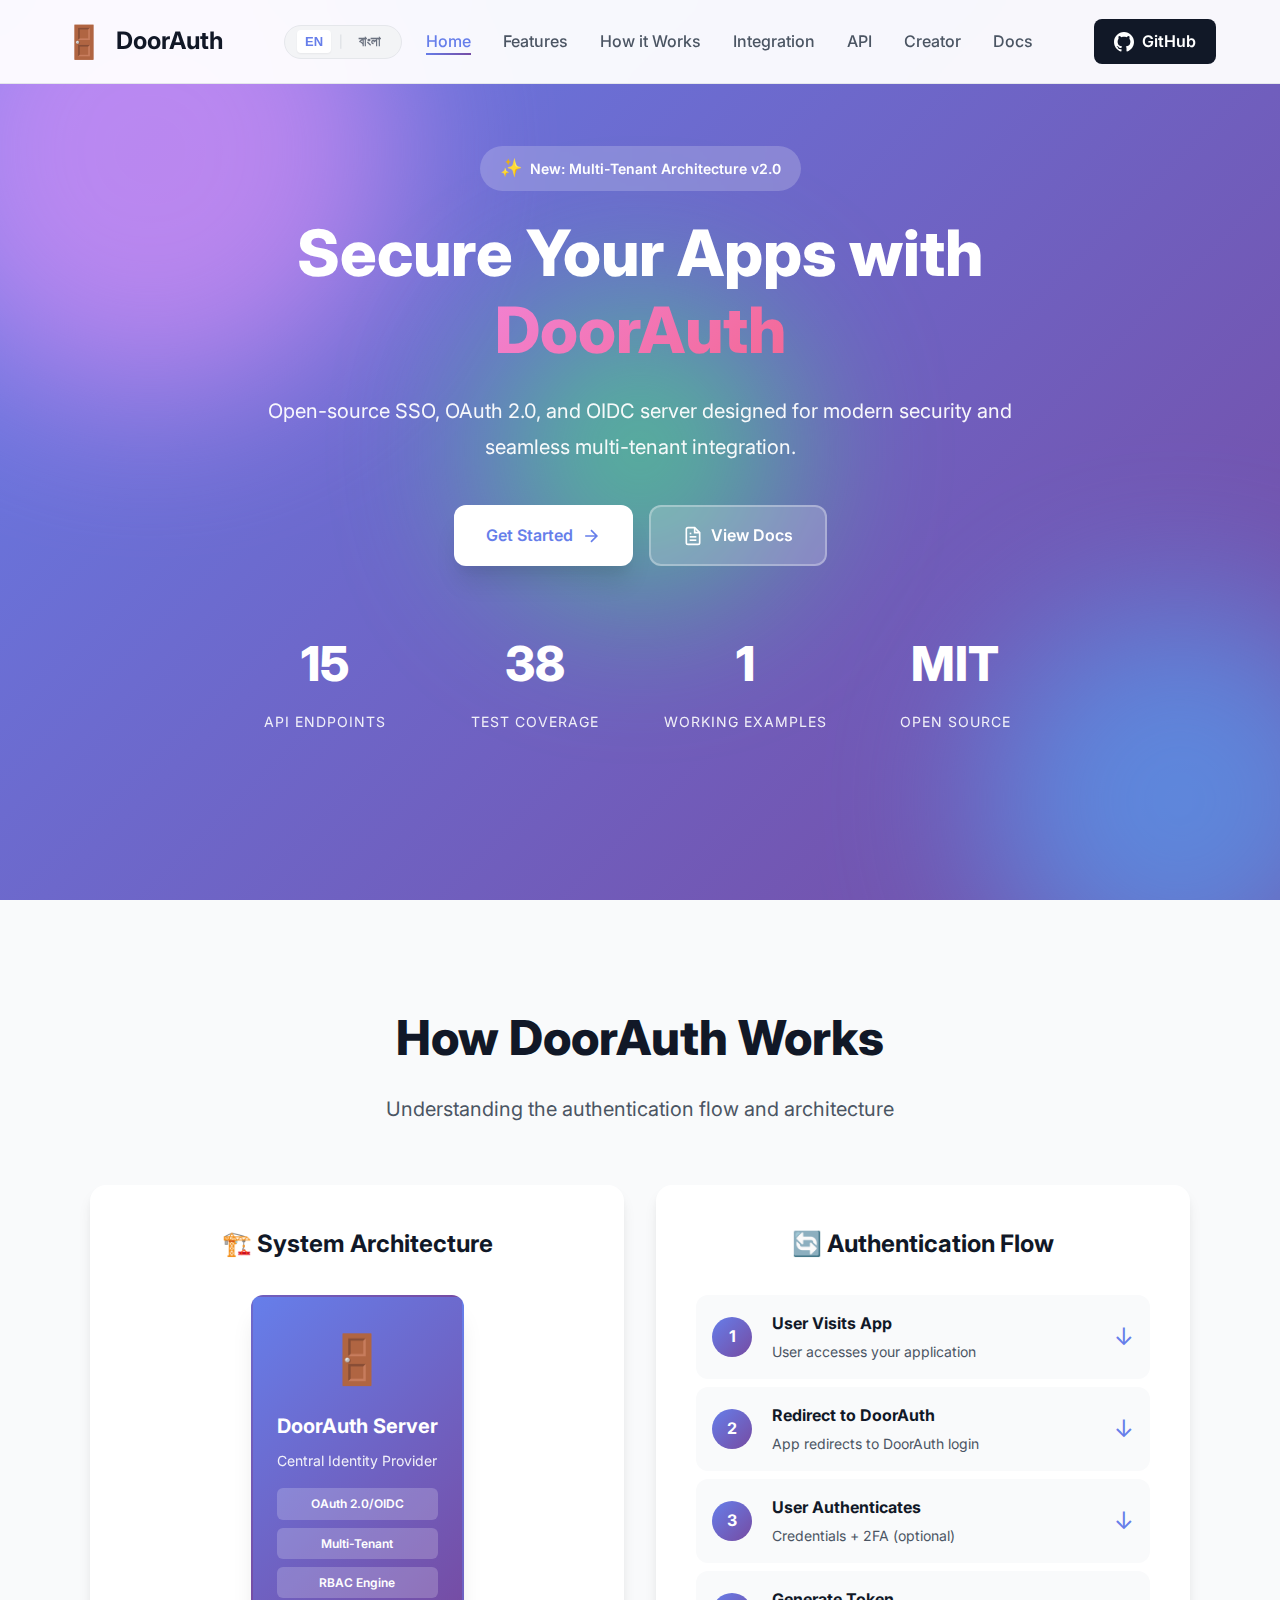
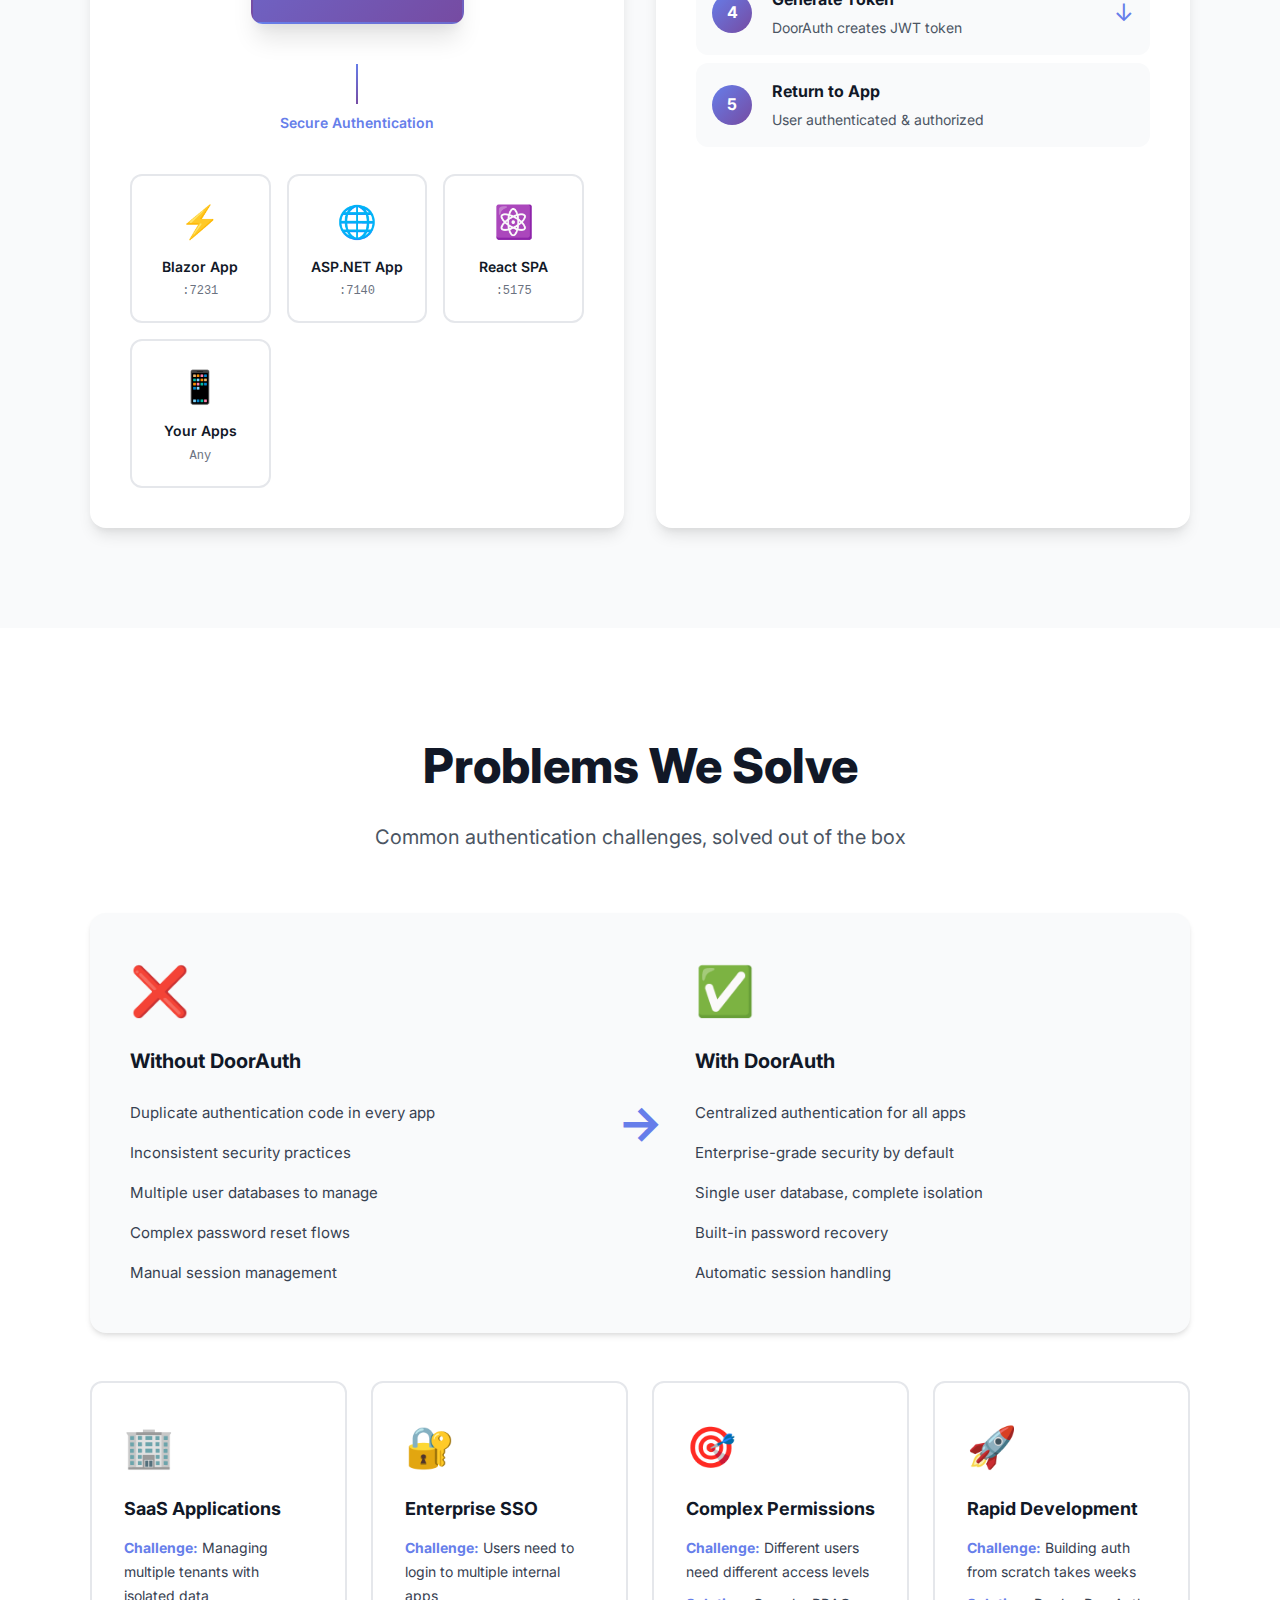
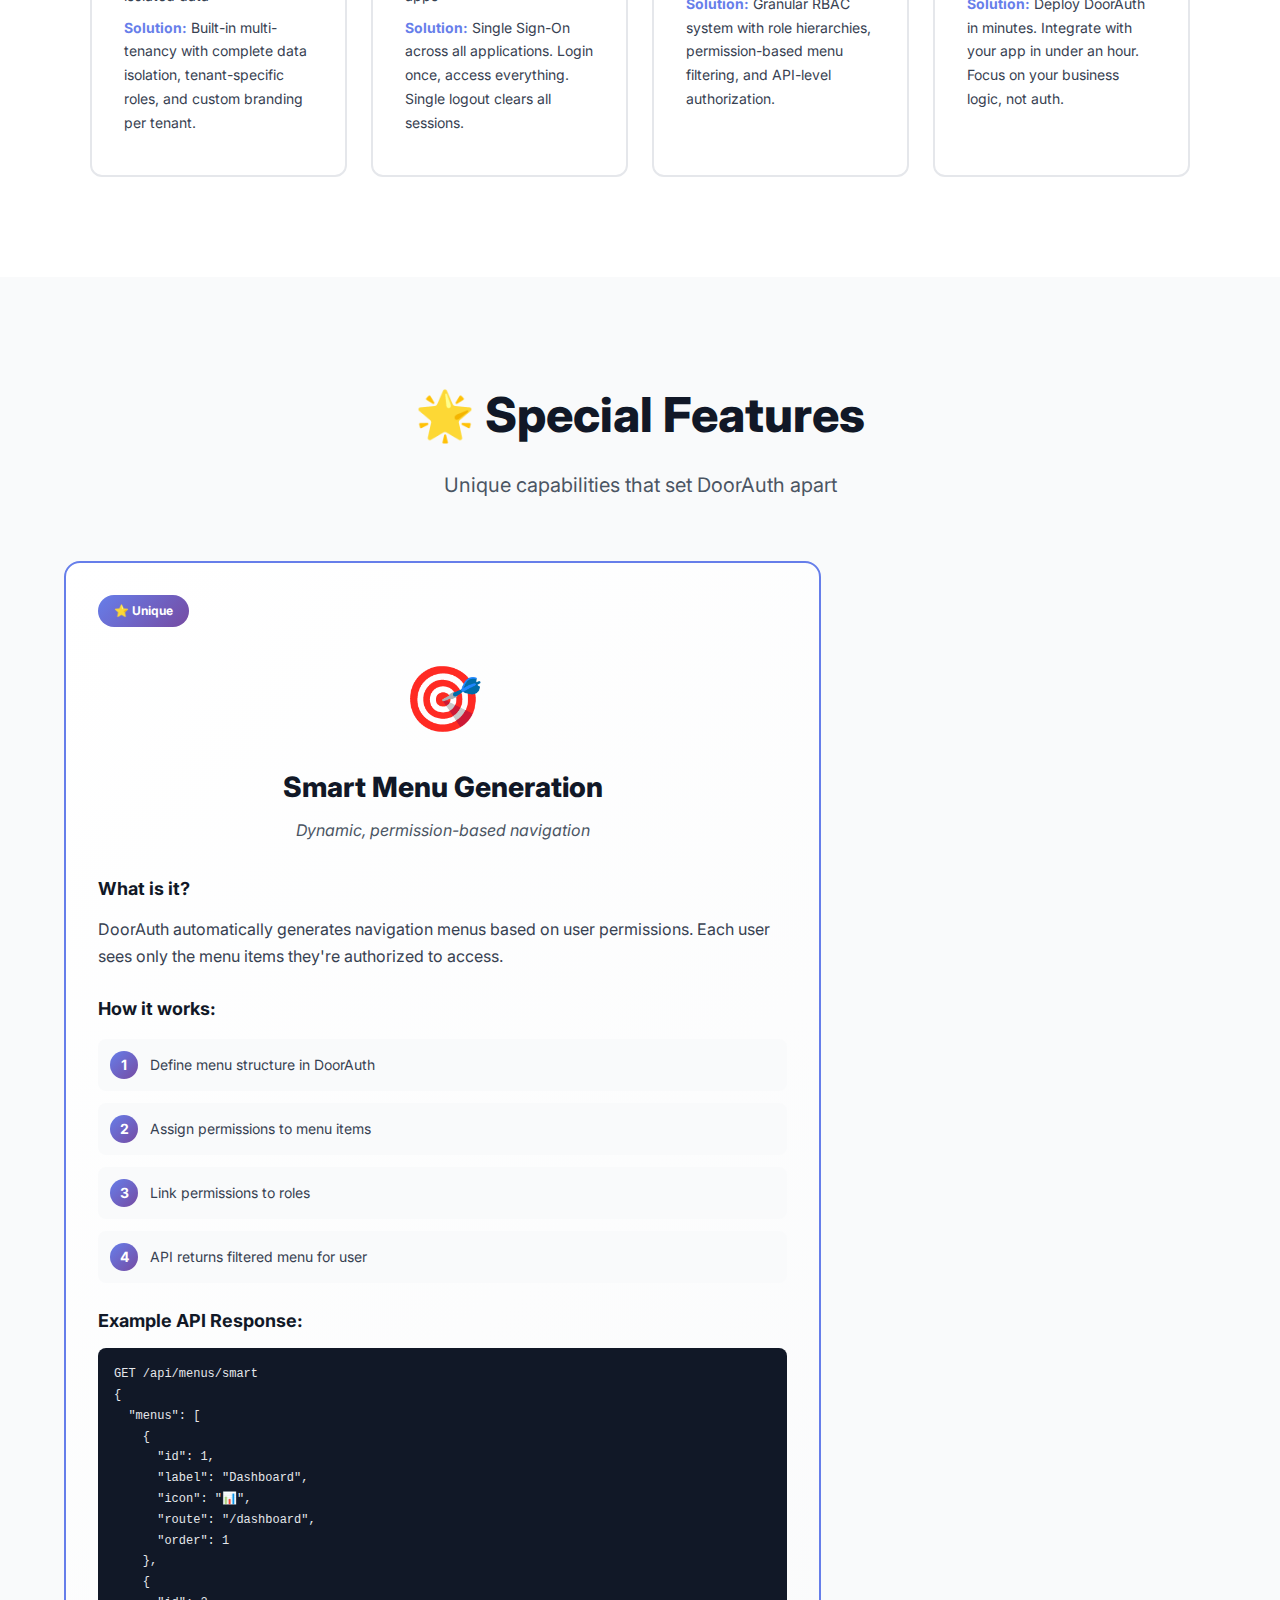
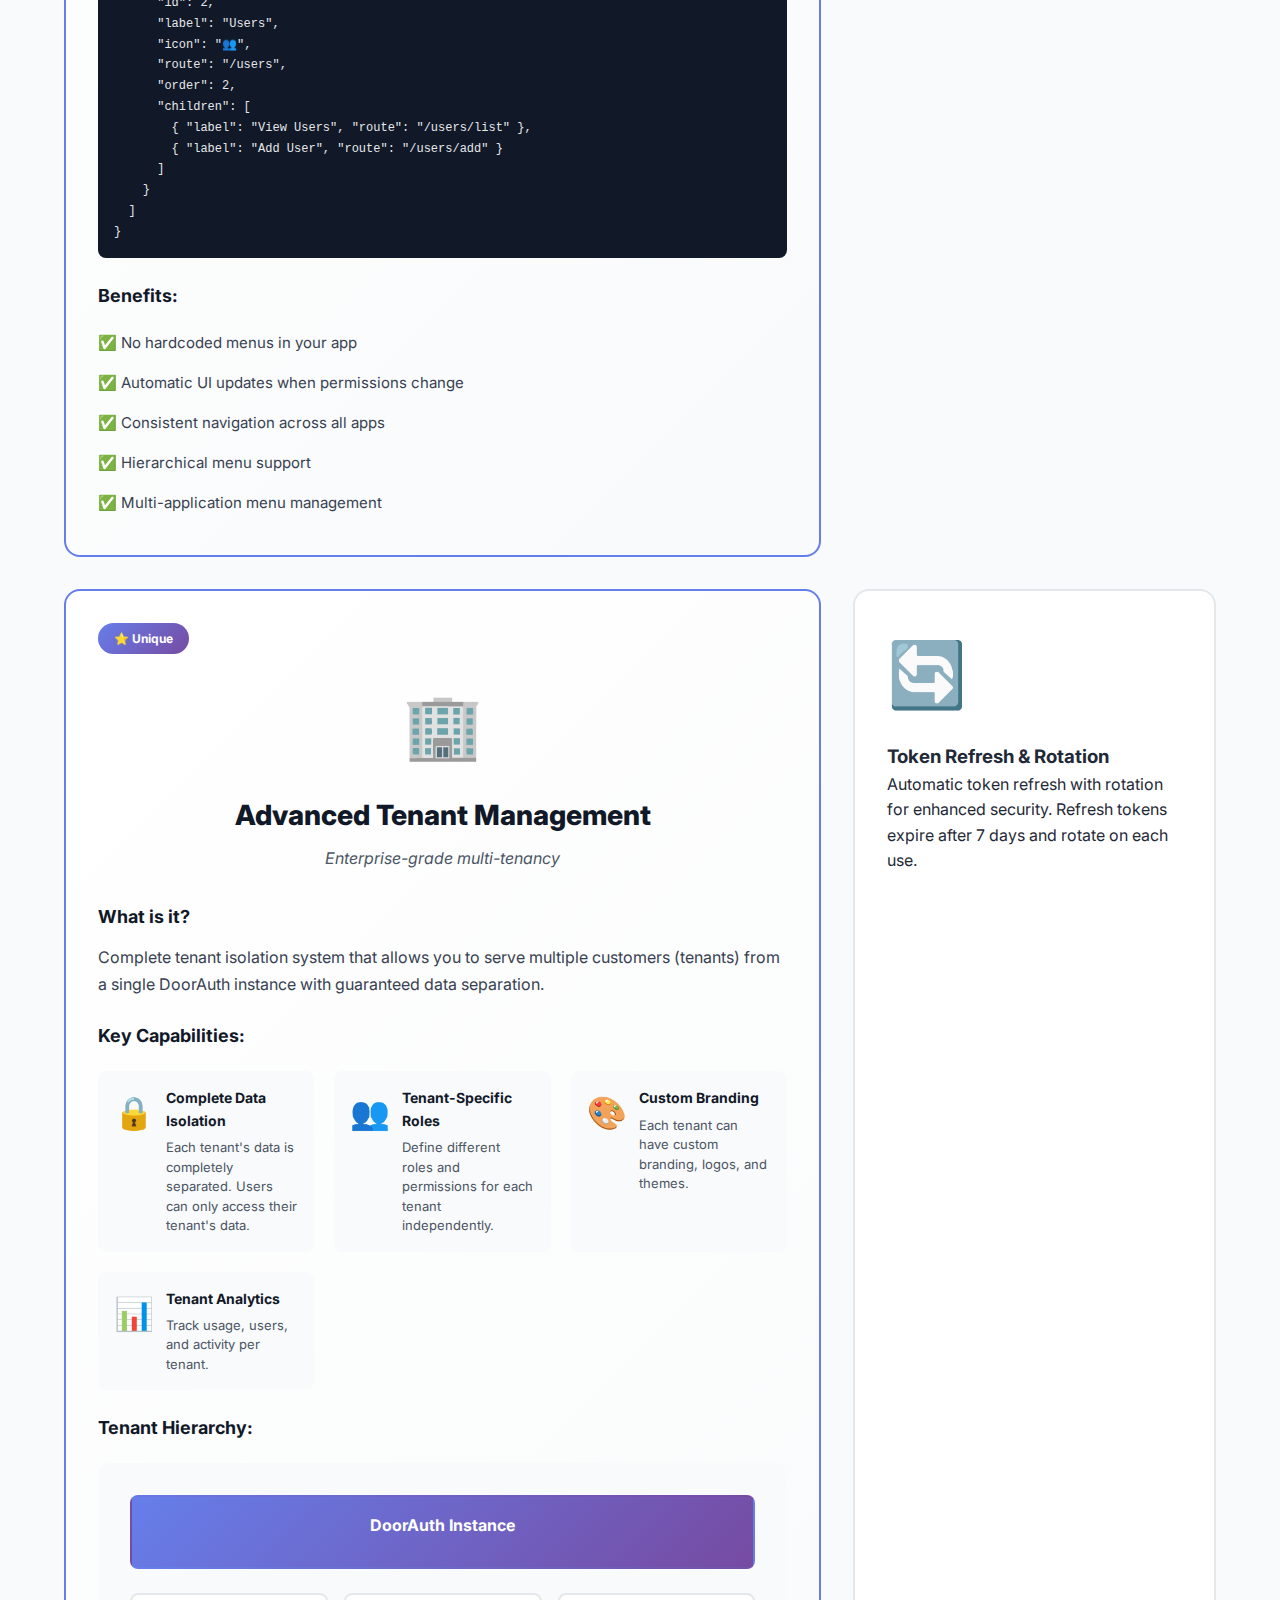
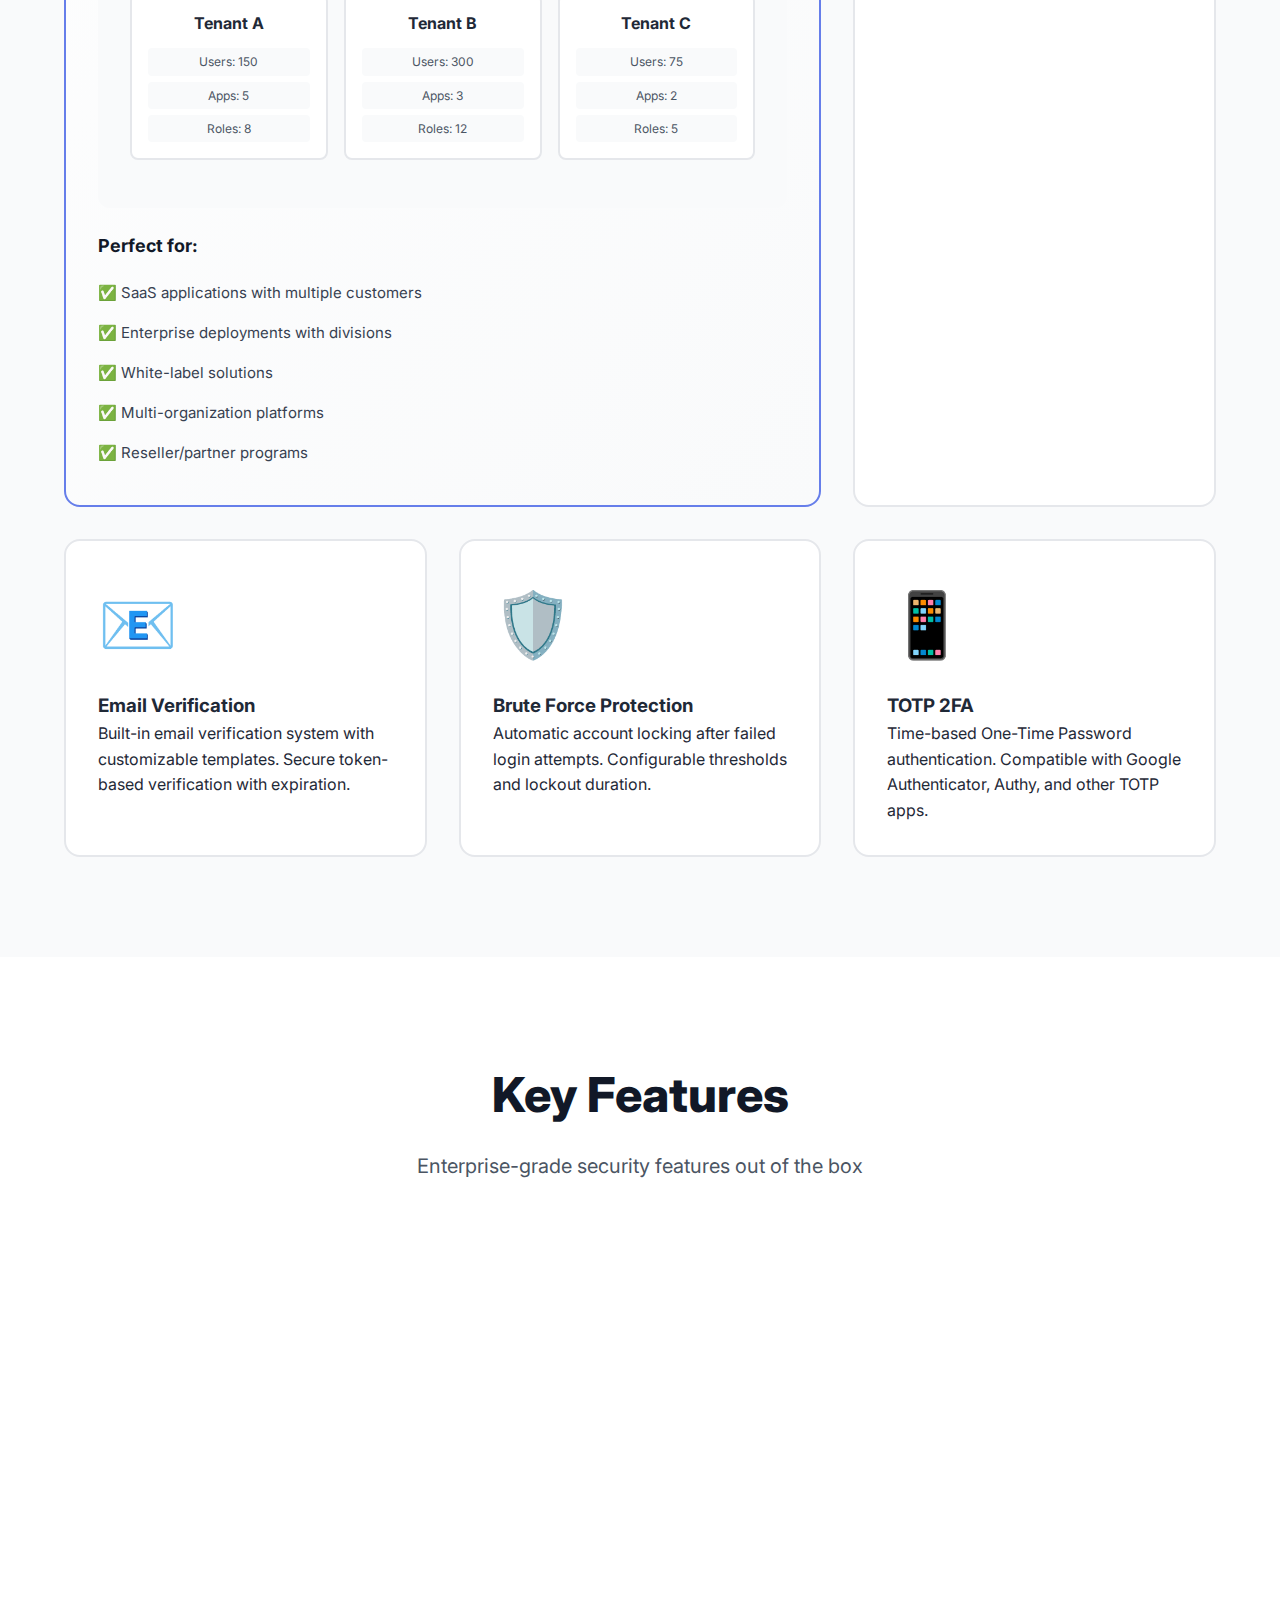
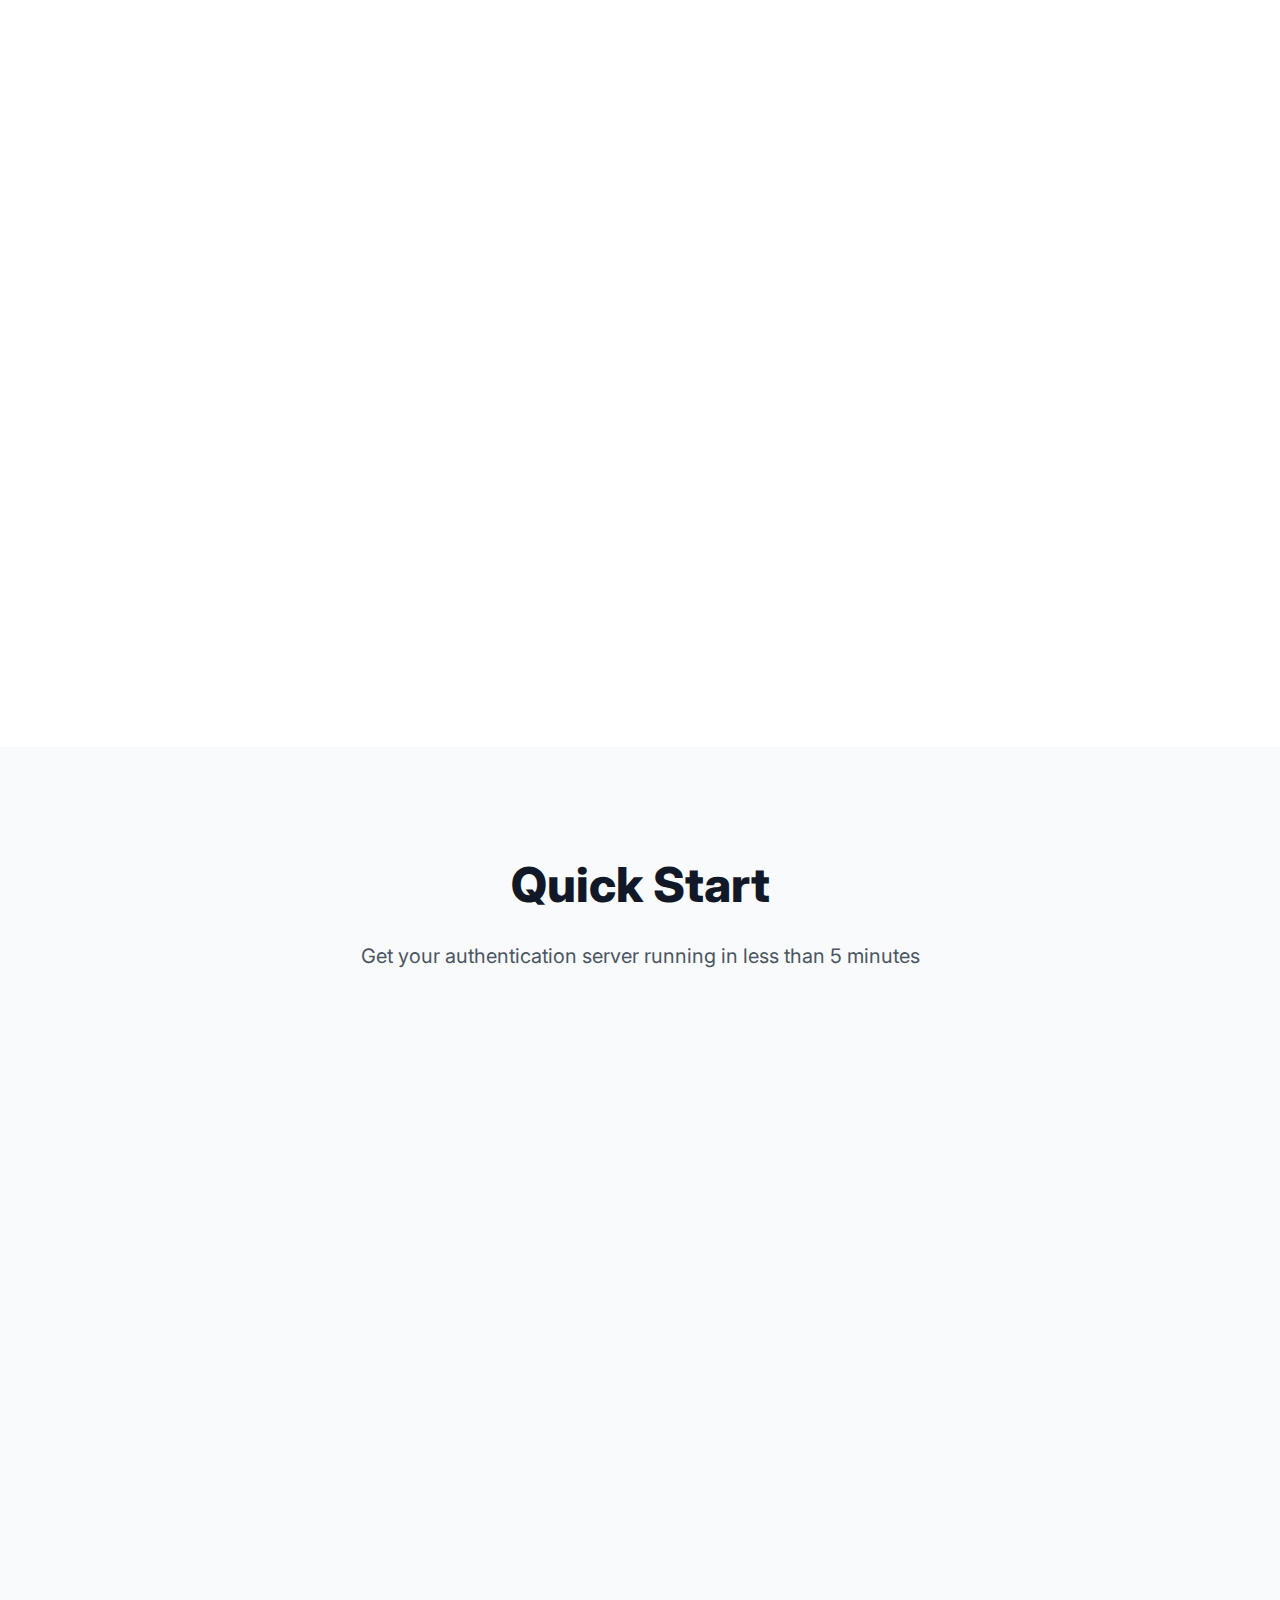
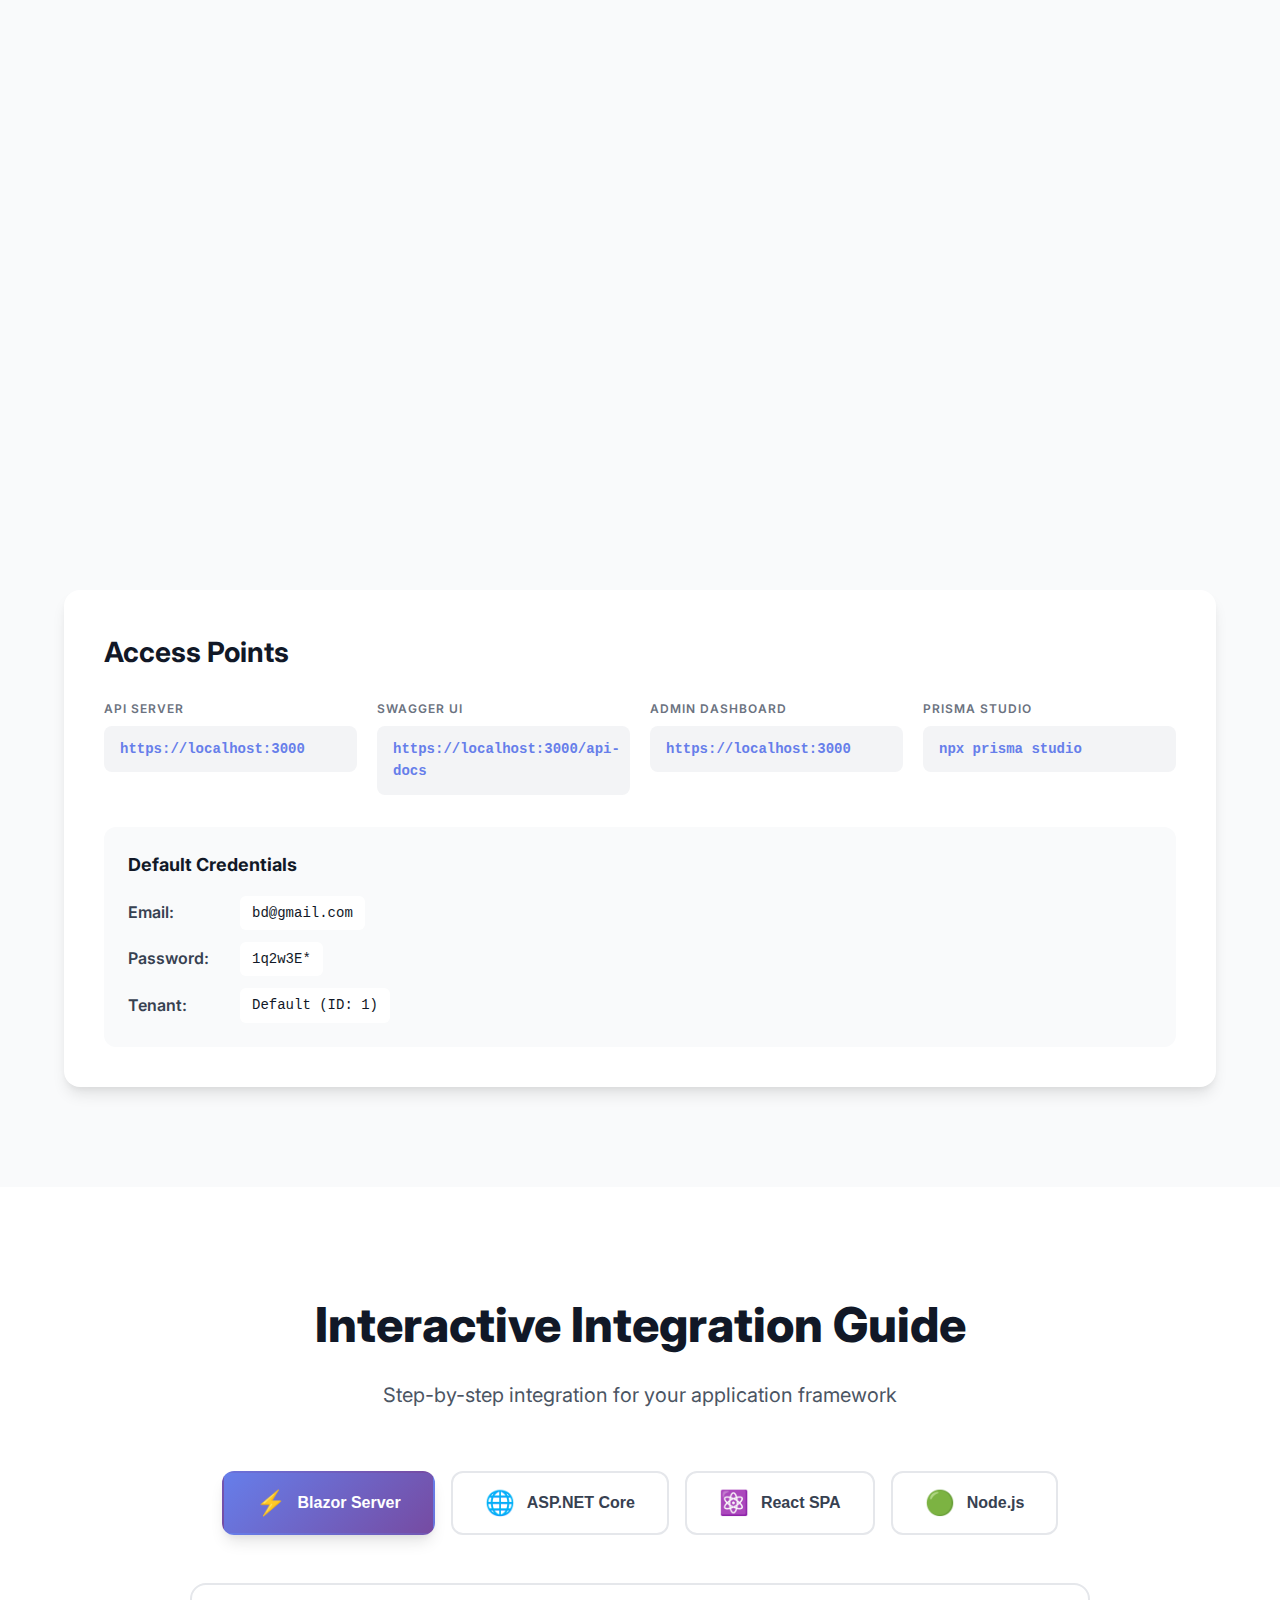
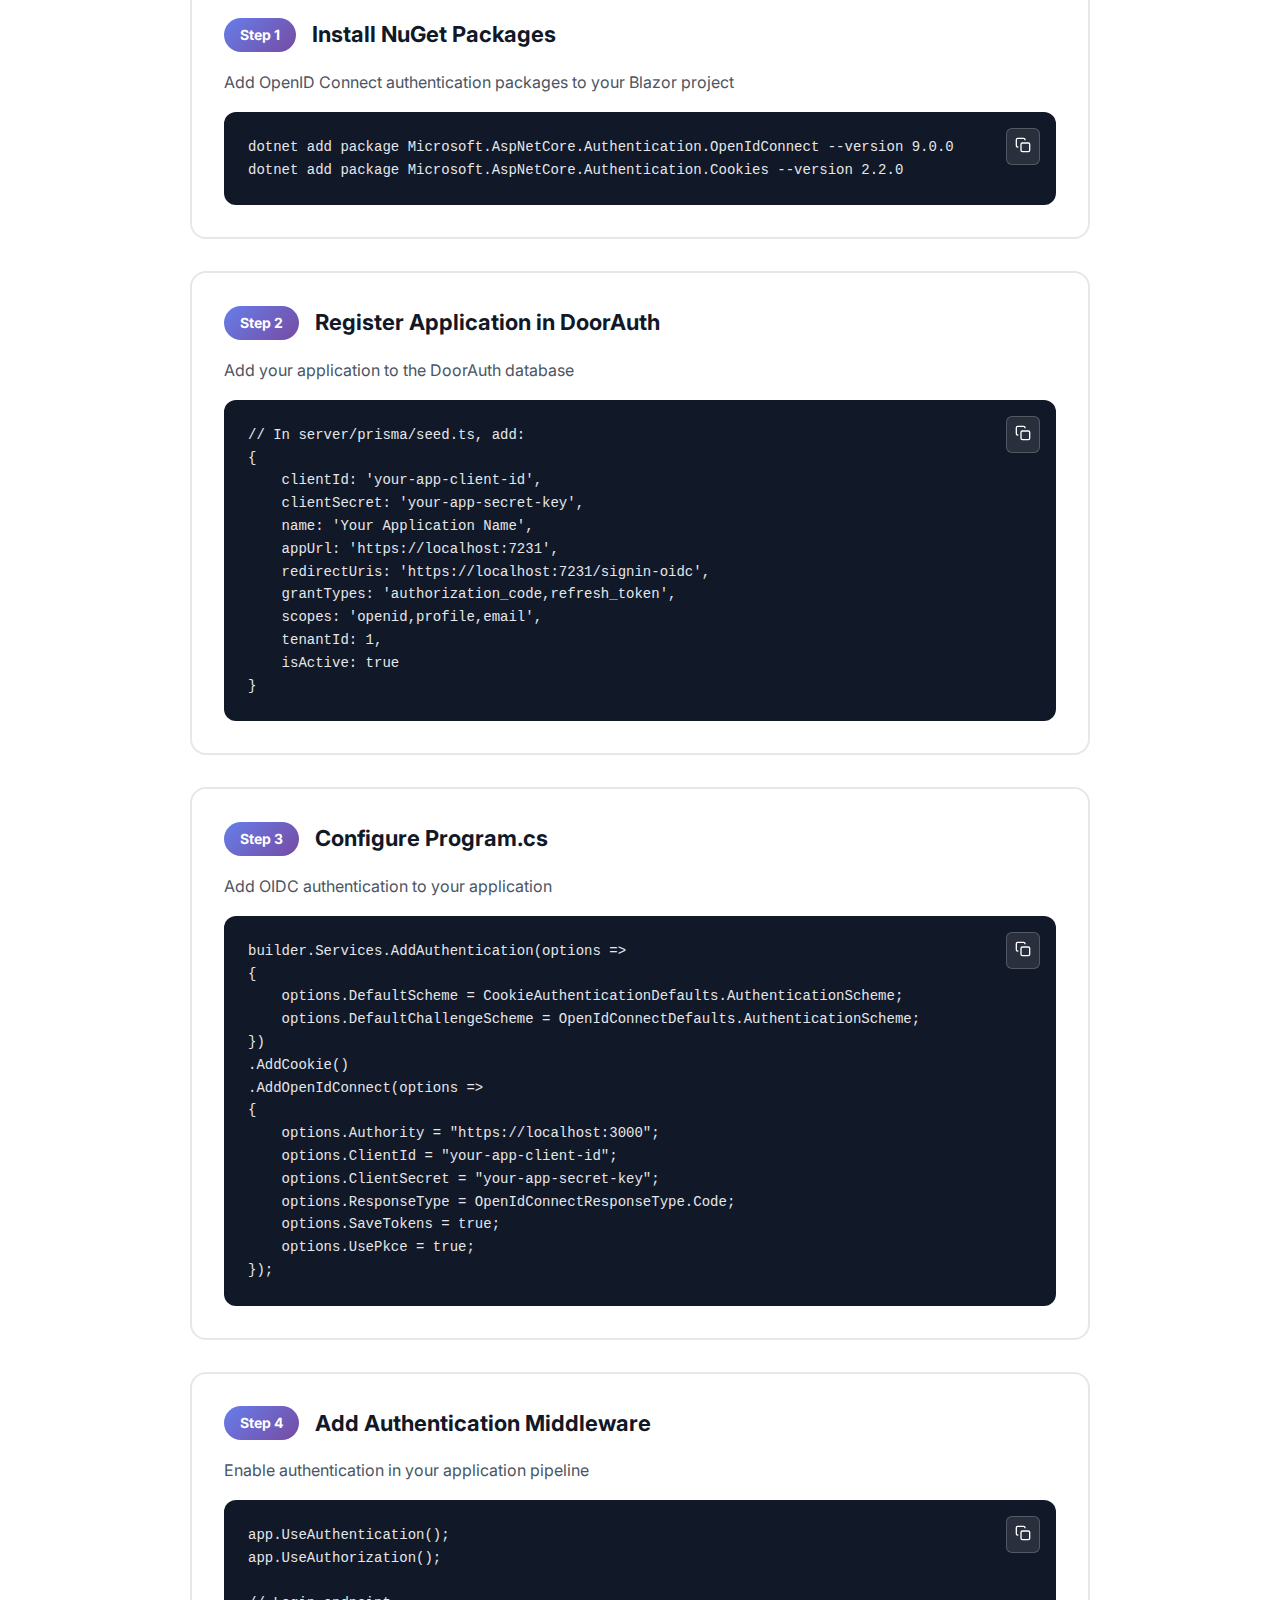
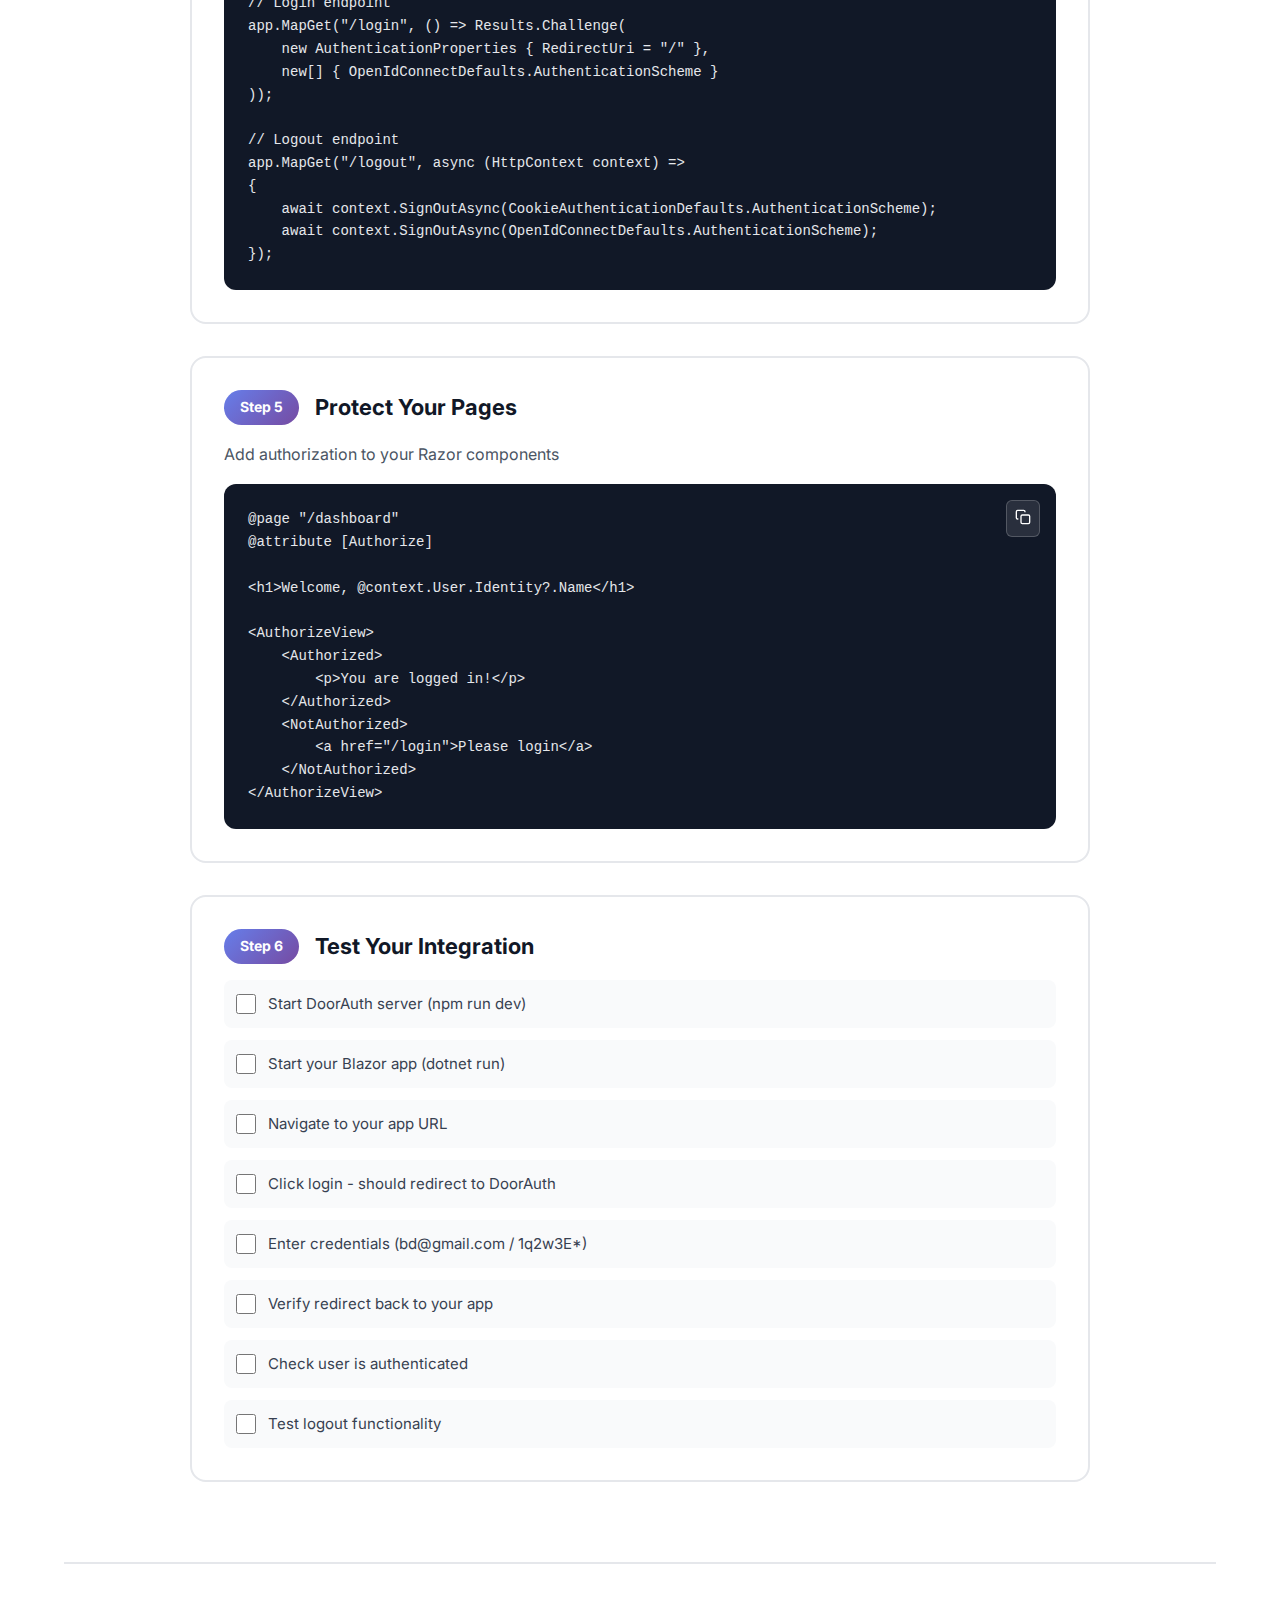
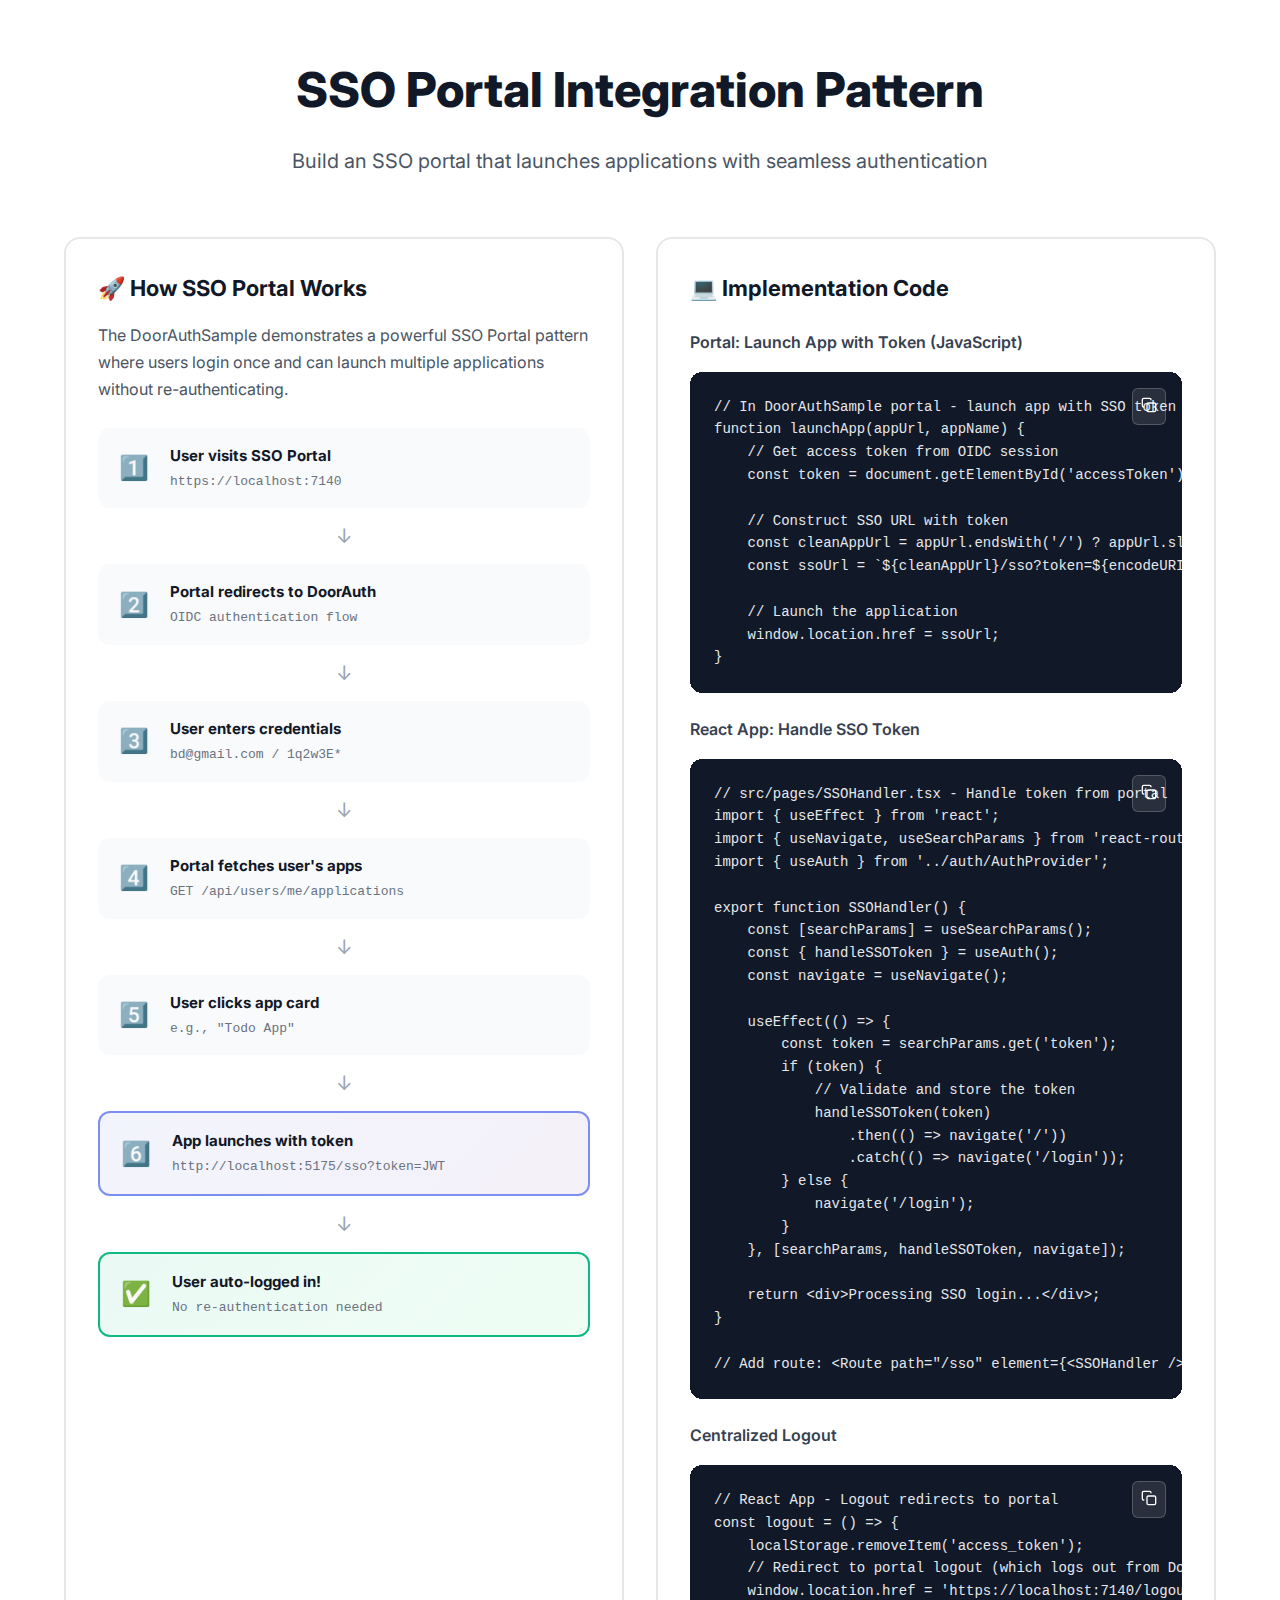
<file: index.html>
<!doctype html>
<html lang="en">
  <head>
    <meta charset="UTF-8" />
    <meta name="viewport" content="width=device-width, initial-scale=1.0" />
    <title>DoorAuth - Production-Ready SSO Authentication System</title>
    <meta
      name="description"
      content="A production-ready, self-hosted Central Authentication & Authorization System (IdP) with Multi-Tenancy, OAuth 2.0/OIDC SSO, RBAC, and Dynamic Menu Management."
    />
    <link rel="preconnect" href="https://fonts.googleapis.com" />
    <link rel="preconnect" href="https://fonts.gstatic.com" crossorigin />
    <link
      href="https://fonts.googleapis.com/css2?family=Inter:wght@300;400;500;600;700;800&display=swap"
      rel="stylesheet"
    />
    <link rel="stylesheet" href="styles.css" />
  </head>
  <body>
    <!-- Navigation -->
    <nav class="navbar">
      <div class="container">
        <div class="nav-brand">
          <span class="logo">🚪</span>
          <span>DoorAuth</span>
        </div>

        <div class="nav-controls">
          <div class="lang-switcher">
            <button class="lang-btn active" data-lang="en">EN</button>
            <span class="lang-divider">|</span>
            <button class="lang-btn" data-lang="bn">বাংলা</button>
          </div>
          
          <ul class="nav-menu">
          <li><a href="#home" class="nav-link active" data-en="Home" data-bn="হোম">Home</a></li>
          <li>
            <a href="#features" class="nav-link" data-en="Features" data-bn="বৈশিষ্ট্যসমূহ">Features</a>
          </li>
          <li>
            <a href="#how-it-works" class="nav-link" data-en="How it Works" data-bn="কার্যপদ্ধতি">How it Works</a>
          </li>
          <li>
            <a href="#integration" class="nav-link" data-en="Integration" data-bn="ইন্টিগ্রেশন">Integration</a>
          </li>
          <li>
            <a href="#api" class="nav-link" data-en="API" data-bn="এপিআই">API</a>
          </li>
          <li>
            <a href="creator.html" class="nav-link" data-en="Creator" data-bn="নির্মাতা">Creator</a>
          </li>
          <li><a href="#docs" class="nav-link" data-en="Docs" data-bn="ডকুমেন্টেশন">Docs</a></li>
        </ul>
        </div>
        <a
          href="https://github.com/alaminmain/DoorAuthServer"
          class="btn-github"
          target="_blank"
        >
          <svg width="20" height="20" viewBox="0 0 24 24" fill="currentColor">
            <path
              d="M12 0c-6.626 0-12 5.373-12 12 0 5.302 3.438 9.8 8.207 11.387.599.111.793-.261.793-.577v-2.234c-3.338.726-4.033-1.416-4.033-1.416-.546-1.387-1.333-1.756-1.333-1.756-1.089-.745.083-.729.083-.729 1.205.084 1.839 1.237 1.839 1.237 1.07 1.834 2.807 1.304 3.492.997.107-.775.418-1.305.762-1.604-2.665-.305-5.467-1.334-5.467-5.931 0-1.311.469-2.381 1.236-3.221-.124-.303-.535-1.524.117-3.176 0 0 1.008-.322 3.301 1.23.957-.266 1.983-.399 3.003-.404 1.02.005 2.047.138 3.006.404 2.291-1.552 3.297-1.23 3.297-1.23.653 1.653.242 2.874.118 3.176.77.84 1.235 1.911 1.235 3.221 0 4.609-2.807 5.624-5.479 5.921.43.372.823 1.102.823 2.222v3.293c0 .319.192.694.801.576 4.765-1.589 8.199-6.086 8.199-11.386 0-6.627-5.373-12-12-12z"
            />
          </svg>
          GitHub
        </a>
      </div>
    </nav>

    <!-- Hero Section -->
    <section id="home" class="hero">
      <div class="hero-background">
        <div class="gradient-orb orb-1"></div>
        <div class="gradient-orb orb-2"></div>
        <div class="gradient-orb orb-3"></div>
      </div>
      <div class="container">
        <div class="hero-content">
          <div class="hero-badge">
            <span class="badge-icon">✨</span>
            <span data-en="New: Multi-Tenant Architecture v2.0" data-bn="নতুন: মাল্টি-টেন্যান্ট আর্কিটেকচার v2.0">New: Multi-Tenant Architecture v2.0</span>
          </div>
          <h1 class="hero-title">
            <span data-en="Secure Your Apps with" data-bn="অ্যাপ্লিকেশন সমূহের নিরাপত্তা নিশ্চিত করুন">Secure Your Apps with</span>
            <span class="gradient-text">DoorAuth</span>
          </h1>
          <p class="hero-subtitle" data-en="Open-source SSO, OAuth 2.0, and OIDC server designed for modern security and seamless multi-tenant integration." data-bn="আধুনিক নিরাপত্তা এবং নিরবচ্ছিন্ন মাল্টি-টেন্যান্ট ইন্টিগ্রেশন নিশ্চিত করতে ডিজাইন করা একটি ওপেন-সোর্স SSO, OAuth 2.0 এবং OIDC সার্ভার।">
            Open-source SSO, OAuth 2.0, and OIDC server designed for modern
            security and seamless multi-tenant integration.
          </p>
          <div class="hero-buttons">
            <a href="#quickstart" class="btn btn-primary" data-en="Get Started" data-bn="শুরু করুন">
              <span>Get Started</span>
              <svg
                width="20"
                height="20"
                viewBox="0 0 24 24"
                fill="none"
                stroke="currentColor"
                stroke-width="2"
              >
                <path d="M5 12h14M12 5l7 7-7 7" />
              </svg>
            </a>
            <a href="#integration" class="btn btn-secondary">
              <svg
                width="20"
                height="20"
                viewBox="0 0 24 24"
                fill="none"
                stroke="currentColor"
                stroke-width="2"
              >
                <path
                  d="M14 2H6a2 2 0 0 0-2 2v16a2 2 0 0 0 2 2h12a2 2 0 0 0 2-2V8z"
                />
                <polyline points="14 2 14 8 20 8" />
                <line x1="16" y1="13" x2="8" y2="13" />
                <line x1="16" y1="17" x2="8" y2="17" />
                <polyline points="10 9 9 9 8 9" />
              </svg>
              <span>View Docs</span>
            </a>
          </div>
          <div class="hero-stats">
            <div class="stat">
              <div class="stat-value">40+</div>
              <div class="stat-label">API Endpoints</div>
            </div>
            <div class="stat">
              <div class="stat-value">100%</div>
              <div class="stat-label">Test Coverage</div>
            </div>
            <div class="stat">
              <div class="stat-value">3</div>
              <div class="stat-label">Working Examples</div>
            </div>
            <div class="stat">
              <div class="stat-value">MIT</div>
              <div class="stat-label">Open Source</div>
            </div>
          </div>
        </div>
      </div>
    </section>

    <!-- How It Works Section -->
    <section id="how-it-works" class="how-it-works">
      <div class="container">
        <div class="section-header">
          <h2 class="section-title" data-en="How DoorAuth Works" data-bn="ডোরঅথ যেভাবে কাজ করে">How DoorAuth Works</h2>
          <p class="section-subtitle" data-en="Understanding the authentication flow and architecture" data-bn="অথেনটিকেশন ফ্লো এবং আর্কিটেকচার সম্পর্কে বিস্তারিত জানুন">
            Understanding the authentication flow and architecture
          </p>
        </div>

        <!-- Architecture Diagram -->
        <div class="architecture-diagram">
          <div class="diagram-card">
            <h3>🏗️ System Architecture</h3>
            <div class="diagram-content">
              <div class="arch-layer">
                <div class="arch-box central">
                  <div class="arch-icon">🚪</div>
                  <div class="arch-title">DoorAuth Server</div>
                  <div class="arch-subtitle">Central Identity Provider</div>
                  <div class="arch-features">
                    <span>OAuth 2.0/OIDC</span>
                    <span>Multi-Tenant</span>
                    <span>RBAC Engine</span>
                  </div>
                </div>
              </div>
              
              <div class="arch-connector">
                <div class="connector-line"></div>
                <div class="connector-label">Secure Authentication</div>
              </div>

              <div class="arch-layer apps">
                <div class="arch-box app">
                  <div class="app-icon">⚡</div>
                  <div class="app-name">Blazor App</div>
                  <div class="app-port">:7231</div>
                </div>
                <div class="arch-box app">
                  <div class="app-icon">🌐</div>
                  <div class="app-name">ASP.NET App</div>
                  <div class="app-port">:7140</div>
                </div>
                <div class="arch-box app">
                  <div class="app-icon">⚛️</div>
                  <div class="app-name">React SPA</div>
                  <div class="app-port">:5175</div>
                </div>
                <div class="arch-box app">
                  <div class="app-icon">📱</div>
                  <div class="app-name">Your Apps</div>
                  <div class="app-port">Any</div>
                </div>
              </div>
            </div>
          </div>

          <!-- Authentication Flow -->
          <div class="diagram-card">
            <h3>🔄 Authentication Flow</h3>
            <div class="flow-steps">
              <div class="flow-step">
                <div class="flow-number">1</div>
                <div class="flow-content">
                  <div class="flow-title">User Visits App</div>
                  <div class="flow-desc">User accesses your application</div>
                </div>
                <div class="flow-arrow">↓</div>
              </div>
              <div class="flow-step">
                <div class="flow-number">2</div>
                <div class="flow-content">
                  <div class="flow-title">Redirect to DoorAuth</div>
                  <div class="flow-desc">App redirects to DoorAuth login</div>
                </div>
                <div class="flow-arrow">↓</div>
              </div>
              <div class="flow-step">
                <div class="flow-number">3</div>
                <div class="flow-content">
                  <div class="flow-title">User Authenticates</div>
                  <div class="flow-desc">Credentials + 2FA (optional)</div>
                </div>
                <div class="flow-arrow">↓</div>
              </div>
              <div class="flow-step">
                <div class="flow-number">4</div>
                <div class="flow-content">
                  <div class="flow-title">Generate Token</div>
                  <div class="flow-desc">DoorAuth creates JWT token</div>
                </div>
                <div class="flow-arrow">↓</div>
              </div>
              <div class="flow-step">
                <div class="flow-number">5</div>
                <div class="flow-content">
                  <div class="flow-title">Return to App</div>
                  <div class="flow-desc">User authenticated & authorized</div>
                </div>
              </div>
            </div>
          </div>
        </div>
      </div>
    </section>

    <!-- Problems We Solve Section -->
    <section id="problems" class="problems-section">
      <div class="container">
        <div class="section-header">
          <h2 class="section-title">Problems We Solve</h2>
          <p class="section-subtitle">
            Common authentication challenges, solved out of the box
          </p>
        </div>

        <div class="problems-grid">
          <div class="problem-card">
            <div class="problem-before">
              <div class="problem-icon">❌</div>
              <h4>Without DoorAuth</h4>
              <ul>
                <li>Duplicate authentication code in every app</li>
                <li>Inconsistent security practices</li>
                <li>Multiple user databases to manage</li>
                <li>Complex password reset flows</li>
                <li>Manual session management</li>
              </ul>
            </div>
            <div class="problem-arrow">→</div>
            <div class="problem-after">
              <div class="problem-icon">✅</div>
              <h4>With DoorAuth</h4>
              <ul>
                <li>Centralized authentication for all apps</li>
                <li>Enterprise-grade security by default</li>
                <li>Single user database, complete isolation</li>
                <li>Built-in password recovery</li>
                <li>Automatic session handling</li>
              </ul>
            </div>
          </div>

          <div class="problem-scenarios">
            <div class="scenario-card">
              <div class="scenario-icon">🏢</div>
              <h4>SaaS Applications</h4>
              <p><strong>Challenge:</strong> Managing multiple tenants with isolated data</p>
              <p><strong>Solution:</strong> Built-in multi-tenancy with complete data isolation, tenant-specific roles, and custom branding per tenant.</p>
            </div>

            <div class="scenario-card">
              <div class="scenario-icon">🔐</div>
              <h4>Enterprise SSO</h4>
              <p><strong>Challenge:</strong> Users need to login to multiple internal apps</p>
              <p><strong>Solution:</strong> Single Sign-On across all applications. Login once, access everything. Single logout clears all sessions.</p>
            </div>

            <div class="scenario-card">
              <div class="scenario-icon">🎯</div>
              <h4>Complex Permissions</h4>
              <p><strong>Challenge:</strong> Different users need different access levels</p>
              <p><strong>Solution:</strong> Granular RBAC system with role hierarchies, permission-based menu filtering, and API-level authorization.</p>
            </div>

            <div class="scenario-card">
              <div class="scenario-icon">🚀</div>
              <h4>Rapid Development</h4>
              <p><strong>Challenge:</strong> Building auth from scratch takes weeks</p>
              <p><strong>Solution:</strong> Deploy DoorAuth in minutes. Integrate with your app in under an hour. Focus on your business logic, not auth.</p>
            </div>
          </div>
        </div>
      </div>
    </section>

    <!-- Special Features Section -->
    <section id="special-features" class="special-features">
      <div class="container">
        <div class="section-header">
          <h2 class="section-title" data-en="🌟 Special Features" data-bn="🌟 বিশেষ বৈশিষ্ট্য">🌟 Special Features</h2>
          <p class="section-subtitle" data-en="Unique capabilities that set DoorAuth apart" data-bn="ডোরঅথকে আলাদা করে তোলে এমন অনন্য ক্ষমতা">
            Unique capabilities that set DoorAuth apart
          </p>
        </div>

        <div class="special-features-grid">
          <!-- Smart Menu Generation -->
          <div class="special-feature-card highlight">
            <div class="feature-badge">⭐ Unique</div>
            <div class="feature-header">
              <div class="feature-icon-large">🎯</div>
              <h3>Smart Menu Generation</h3>
              <p class="feature-tagline">Dynamic, permission-based navigation</p>
            </div>

            <div class="feature-explanation">
              <h4>What is it?</h4>
              <p>
                DoorAuth automatically generates navigation menus based on user permissions. 
                Each user sees only the menu items they're authorized to access.
              </p>

              <h4>How it works:</h4>
              <div class="feature-steps">
                <div class="mini-step">
                  <span class="mini-number">1</span>
                  <span>Define menu structure in DoorAuth</span>
                </div>
                <div class="mini-step">
                  <span class="mini-number">2</span>
                  <span>Assign permissions to menu items</span>
                </div>
                <div class="mini-step">
                  <span class="mini-number">3</span>
                  <span>Link permissions to roles</span>
                </div>
                <div class="mini-step">
                  <span class="mini-number">4</span>
                  <span>API returns filtered menu for user</span>
                </div>
              </div>

              <div class="feature-example">
                <h4>Example API Response:</h4>
                <div class="code-block-mini">
                  <pre><code>GET /api/menus/smart
{
  "menus": [
    {
      "id": 1,
      "label": "Dashboard",
      "icon": "📊",
      "route": "/dashboard",
      "order": 1
    },
    {
      "id": 2,
      "label": "Users",
      "icon": "👥",
      "route": "/users",
      "order": 2,
      "children": [
        { "label": "View Users", "route": "/users/list" },
        { "label": "Add User", "route": "/users/add" }
      ]
    }
  ]
}</code></pre>
                </div>
              </div>

              <div class="feature-benefits">
                <h4>Benefits:</h4>
                <ul>
                  <li>✅ No hardcoded menus in your app</li>
                  <li>✅ Automatic UI updates when permissions change</li>
                  <li>✅ Consistent navigation across all apps</li>
                  <li>✅ Hierarchical menu support</li>
                  <li>✅ Multi-application menu management</li>
                </ul>
              </div>
            </div>
          </div>

          <!-- Tenant Management -->
          <div class="special-feature-card highlight">
            <div class="feature-badge">⭐ Unique</div>
            <div class="feature-header">
              <div class="feature-icon-large">🏢</div>
              <h3>Advanced Tenant Management</h3>
              <p class="feature-tagline">Enterprise-grade multi-tenancy</p>
            </div>

            <div class="feature-explanation">
              <h4>What is it?</h4>
              <p>
                Complete tenant isolation system that allows you to serve multiple customers 
                (tenants) from a single DoorAuth instance with guaranteed data separation.
              </p>

              <h4>Key Capabilities:</h4>
              <div class="tenant-features">
                <div class="tenant-feature">
                  <div class="tenant-icon">🔒</div>
                  <div class="tenant-content">
                    <h5>Complete Data Isolation</h5>
                    <p>Each tenant's data is completely separated. Users can only access their tenant's data.</p>
                  </div>
                </div>
                <div class="tenant-feature">
                  <div class="tenant-icon">👥</div>
                  <div class="tenant-content">
                    <h5>Tenant-Specific Roles</h5>
                    <p>Define different roles and permissions for each tenant independently.</p>
                  </div>
                </div>
                <div class="tenant-feature">
                  <div class="tenant-icon">🎨</div>
                  <div class="tenant-content">
                    <h5>Custom Branding</h5>
                    <p>Each tenant can have custom branding, logos, and themes.</p>
                  </div>
                </div>
                <div class="tenant-feature">
                  <div class="tenant-icon">📊</div>
                  <div class="tenant-content">
                    <h5>Tenant Analytics</h5>
                    <p>Track usage, users, and activity per tenant.</p>
                  </div>
                </div>
              </div>

              <div class="feature-example">
                <h4>Tenant Hierarchy:</h4>
                <div class="tenant-diagram">
                  <div class="tenant-box root">
                    <div class="tenant-name">DoorAuth Instance</div>
                  </div>
                  <div class="tenant-children">
                    <div class="tenant-box">
                      <div class="tenant-name">Tenant A</div>
                      <div class="tenant-details">
                        <div>Users: 150</div>
                        <div>Apps: 5</div>
                        <div>Roles: 8</div>
                      </div>
                    </div>
                    <div class="tenant-box">
                      <div class="tenant-name">Tenant B</div>
                      <div class="tenant-details">
                        <div>Users: 300</div>
                        <div>Apps: 3</div>
                        <div>Roles: 12</div>
                      </div>
                    </div>
                    <div class="tenant-box">
                      <div class="tenant-name">Tenant C</div>
                      <div class="tenant-details">
                        <div>Users: 75</div>
                        <div>Apps: 2</div>
                        <div>Roles: 5</div>
                      </div>
                    </div>
                  </div>
                </div>
              </div>

              <div class="feature-benefits">
                <h4>Perfect for:</h4>
                <ul>
                  <li>✅ SaaS applications with multiple customers</li>
                  <li>✅ Enterprise deployments with divisions</li>
                  <li>✅ White-label solutions</li>
                  <li>✅ Multi-organization platforms</li>
                  <li>✅ Reseller/partner programs</li>
                </ul>
              </div>
            </div>
          </div>

          <!-- Additional Special Features -->
          <div class="special-feature-card">
            <div class="feature-icon-large">🔄</div>
            <h3>Token Refresh & Rotation</h3>
            <p>Automatic token refresh with rotation for enhanced security. Refresh tokens expire after 7 days and rotate on each use.</p>
          </div>

          <div class="special-feature-card">
            <div class="feature-icon-large">📧</div>
            <h3>Email Verification</h3>
            <p>Built-in email verification system with customizable templates. Secure token-based verification with expiration.</p>
          </div>

          <div class="special-feature-card">
            <div class="feature-icon-large">🛡️</div>
            <h3>Brute Force Protection</h3>
            <p>Automatic account locking after failed login attempts. Configurable thresholds and lockout duration.</p>
          </div>

          <div class="special-feature-card">
            <div class="feature-icon-large">📱</div>
            <h3>TOTP 2FA</h3>
            <p>Time-based One-Time Password authentication. Compatible with Google Authenticator, Authy, and other TOTP apps.</p>
          </div>
        </div>
      </div>
    </section>

    <!-- Features Section -->
    <section id="features" class="features">
      <div class="container">
        <div class="section-header">
          <h2 class="section-title" data-en="Key Features" data-bn="মূল বৈশিষ্ট্য">Key Features</h2>
          <p class="section-subtitle" data-en="Enterprise-grade security features out of the box" data-bn="এন্টারপ্রাইজ-গ্রেড নিরাপত্তা বৈশিষ্ট্য এখন আপনার হাতের নাগালে">
            Enterprise-grade security features out of the box
          </p>
        </div>
        <div class="features-grid">
          <div class="feature-card">
            <div class="feature-icon">🔐</div>
            <h3>OAuth 2.0 / OIDC</h3>
            <p>
              Full OpenID Connect provider with PKCE security, authorization
              code flow, and refresh tokens.
            </p>
            <ul class="feature-list">
              <li>✓ Authorization Code Flow</li>
              <li>✓ PKCE Security</li>
              <li>✓ Refresh Token Rotation</li>
              <li>✓ JWT Token Management</li>
            </ul>
          </div>
          <div class="feature-card">
            <div class="feature-icon">🏢</div>
            <h3 data-en="Multi-Tenancy" data-bn="মাল্টি-টেন্যান্সি (Multi-Tenancy)">Multi-Tenancy</h3>
            <p data-en="Built-in support for multiple organizations with complete data isolation and tenant-level configurations." data-bn="একই সার্ভারে একাধিক অর্গানাইজেশনের জন্য ডেটা আইসোলেশন এবং কাস্টম কনফিগারেশন সুবিধা।">
              Complete tenant isolation with dedicated data spaces. Perfect for
              SaaS applications.
            </p>
            <ul class="feature-list">
              <li>✓ Complete Data Isolation</li>
              <li>✓ Tenant-Specific Roles</li>
              <li>✓ Custom Branding</li>
              <li>✓ Scalable Architecture</li>
            </ul>
          </div>
          <div class="feature-card">
            <div class="feature-icon">🎯</div>
            <h3 data-en="RBAC System" data-bn="পারমিশন এবং রোল ম্যানেজমেন্ট (RBAC)">RBAC System</h3>
            <p data-en="Granular role-based access control with support for hierarchical roles and individual permissions." data-bn="হায়ারার্কিকাল রোল এবং ইন্ডিভিজুয়াল পারমিশন ভিত্তিক শক্তিশালী অ্যাক্সেস কন্ট্রোল সিস্টেম।">
              Role-based access control with granular permissions and dynamic
              menu generation.
            </p>
            <ul class="feature-list">
              <li>✓ Granular Permissions</li>
              <li>✓ Role Hierarchies</li>
              <li>✓ Smart Menu Filtering</li>
              <li>✓ API-Level Authorization</li>
            </ul>
          </div>
          <div class="feature-card">
            <div class="feature-icon">🔄</div>
            <h3 data-en="Single Sign-On" data-bn="সিঙ্গেল সাইন-অন">Single Sign-On</h3>
            <p data-en="Centralized authentication allowing users to log in once and access multiple applications seamlessly." data-bn="কেন্দ্রীয় প্রমাণীকরণ যা ব্যবহারকারীদের একবার লগইন করে একাধিক অ্যাপ্লিকেশন নির্বিঘ্নে অ্যাক্সেস করতে দেয়।">
              Login once, access all applications. Centralized authentication
              with SSO logout.
            </p>
            <ul class="feature-list">
              <li>✓ Cross-App Authentication</li>
              <li>✓ Single Sign-Out</li>
              <li>✓ Session Management</li>
              <li>✓ Remember Me</li>
            </ul>
          </div>
          <div class="feature-card">
            <div class="feature-icon">🛡️</div>
            <h3 data-en="Security First" data-bn="নিরাপত্তাই আমাদের অগ্রাধিকার">Security First</h3>
            <p data-en="Robust security features including 2FA, brute force protection, and account locking to safeguard user data." data-bn="2FA, ব্রুট ফোর্স প্রোটেকশন এবং অ্যাকাউন্ট লকিং সহ এন্টারপ্রাইজ-গ্রেড নিরাপত্তা ব্যবস্থা।">
              Enterprise-grade security with 2FA, brute force protection, and
              account locking.
            </p>
            <ul class="feature-list">
              <li>✓ Two-Factor Auth (TOTP)</li>
              <li>✓ Brute Force Protection</li>
              <li>✓ Password Recovery</li>
              <li>✓ Email Verification</li>
            </ul>
          </div>
          <div class="feature-card">
            <div class="feature-icon">📊</div>
            <h3 data-en="Admin Dashboard" data-bn="আধুনিক অ্যাডমিন প্যানেল">Admin Dashboard</h3>
            <p data-en="Intuitive React-based admin panel for comprehensive management of users, tenants, applications, and roles." data-bn="ব্যবহারকারী, টেন্যান্ট এবং পারমিশন ম্যানেজ করার জন্য একটি সুন্দর অ্যাডমিন ড্যাশবোর্ড।">
              Beautiful React-based admin panel for managing users, tenants,
              apps, and roles.
            </p>
            <ul class="feature-list">
              <li>✓ User Management</li>
              <li>✓ Tenant Management</li>
              <li>✓ Application Registry</li>
              <li>✓ Role & Permission Editor</li>
            </ul>
          </div>
        </div>
      </div>
    </section>

    <!-- Quick Start Section -->
    <section id="quickstart" class="quickstart">
      <div class="container">
        <div class="section-header">
          <h2 class="section-title" data-en="Quick Start" data-bn="দ্রুত শুরু করুন">Quick Start</h2>
          <p class="section-subtitle" data-en="Get your authentication server running in less than 5 minutes" data-bn="৫ মিনিটেরও কম সময়ে আপনার অথেনটিকেশন সার্ভার চালু করুন">
            Get your authentication server running in less than 5 minutes
          </p>
        </div>
        <div class="steps-container">
          <div class="step">
            <div class="step-number">1</div>
            <div class="step-content">
              <h3>Clone the Repository</h3>
              <p>Get the source code from GitHub</p>
              <div class="code-block">
                <button class="copy-btn" onclick="copyCode(this)">
                  <svg
                    width="16"
                    height="16"
                    viewBox="0 0 24 24"
                    fill="none"
                    stroke="currentColor"
                    stroke-width="2"
                  >
                    <rect x="9" y="9" width="13" height="13" rx="2" ry="2" />
                    <path
                      d="M5 15H4a2 2 0 0 1-2-2V4a2 2 0 0 1 2-2h9a2 2 0 0 1 2 2v1"
                    />
                  </svg>
                </button>
                <pre><code>git clone https://github.com/alaminmain/DoorAuthServer.git
cd DoorAuthServer</code></pre>
              </div>
            </div>
          </div>
          <div class="step">
            <div class="step-number">2</div>
            <div class="step-content">
              <h3>Install Dependencies</h3>
              <p>Install server and client packages</p>
              <div class="code-block">
                <button class="copy-btn" onclick="copyCode(this)">
                  <svg
                    width="16"
                    height="16"
                    viewBox="0 0 24 24"
                    fill="none"
                    stroke="currentColor"
                    stroke-width="2"
                  >
                    <rect x="9" y="9" width="13" height="13" rx="2" ry="2" />
                    <path
                      d="M5 15H4a2 2 0 0 1-2-2V4a2 2 0 0 1 2-2h9a2 2 0 0 1 2 2v1"
                    />
                  </svg>
                </button>
                <pre><code># Install server dependencies
cd server
npm install

# Install client dependencies
cd ../client
npm install</code></pre>
              </div>
            </div>
          </div>
          <div class="step">
            <div class="step-number">3</div>
            <div class="step-content">
              <h3>Setup Database</h3>
              <p>Initialize PostgreSQL database with Prisma</p>
              <div class="code-block">
                <button class="copy-btn" onclick="copyCode(this)">
                  <svg
                    width="16"
                    height="16"
                    viewBox="0 0 24 24"
                    fill="none"
                    stroke="currentColor"
                    stroke-width="2"
                  >
                    <rect x="9" y="9" width="13" height="13" rx="2" ry="2" />
                    <path
                      d="M5 15H4a2 2 0 0 1-2-2V4a2 2 0 0 1 2-2h9a2 2 0 0 1 2 2v1"
                    />
                  </svg>
                </button>
                <pre><code>cd server
npx prisma migrate dev
npx prisma db seed</code></pre>
              </div>
            </div>
          </div>
          <div class="step">
            <div class="step-number">4</div>
            <div class="step-content">
              <h3>Start the Server</h3>
              <p>Run the development server</p>
              <div class="code-block">
                <button class="copy-btn" onclick="copyCode(this)">
                  <svg
                    width="16"
                    height="16"
                    viewBox="0 0 24 24"
                    fill="none"
                    stroke="currentColor"
                    stroke-width="2"
                  >
                    <rect x="9" y="9" width="13" height="13" rx="2" ry="2" />
                    <path
                      d="M5 15H4a2 2 0 0 1-2-2V4a2 2 0 0 1 2-2h9a2 2 0 0 1 2 2v1"
                    />
                  </svg>
                </button>
                <pre><code># Start backend
npm run dev

# In another terminal, start frontend
cd ../client
npm run dev</code></pre>
              </div>
            </div>
          </div>
        </div>
        <div class="access-points">
          <h3>Access Points</h3>
          <div class="endpoints-grid">
            <div class="endpoint">
              <span class="endpoint-label">API Server</span>
              <code>https://localhost:3000</code>
            </div>
            <div class="endpoint">
              <span class="endpoint-label">Swagger UI</span>
              <code>https://localhost:3000/api-docs</code>
            </div>
            <div class="endpoint">
              <span class="endpoint-label">Admin Dashboard</span>
              <code>https://localhost:3000</code>
            </div>
            <div class="endpoint">
              <span class="endpoint-label">Prisma Studio</span>
              <code>npx prisma studio</code>
            </div>
          </div>
          <div class="default-credentials">
            <h4>Default Credentials</h4>
            <div class="credentials">
              <div class="credential-item">
                <span class="label">Email:</span>
                <code>bd@gmail.com</code>
              </div>
              <div class="credential-item">
                <span class="label">Password:</span>
                <code>1q2w3E*</code>
              </div>
              <div class="credential-item">
                <span class="label">Tenant:</span>
                <code>Default (ID: 1)</code>
              </div>
            </div>
          </div>
        </div>
      </div>
    </section>

    <!-- Integration Section -->
    <section id="integration" class="integration">
      <div class="container">
        <div class="section-header">
          <h2 class="section-title">Interactive Integration Guide</h2>
          <p class="section-subtitle">
            Step-by-step integration for your application framework
          </p>
        </div>

        <!-- Framework Selector -->
        <div class="framework-selector">
          <button class="framework-btn active" data-framework="blazor">
            <span class="framework-icon">⚡</span>
            <span>Blazor Server</span>
          </button>
          <button class="framework-btn" data-framework="aspnet">
            <span class="framework-icon">🌐</span>
            <span>ASP.NET Core</span>
          </button>
          <button class="framework-btn" data-framework="react">
            <span class="framework-icon">⚛️</span>
            <span>React SPA</span>
          </button>
          <button class="framework-btn" data-framework="nodejs">
            <span class="framework-icon">🟢</span>
            <span>Node.js</span>
          </button>
        </div>

        <!-- Integration Content -->
        <div class="integration-content">
          <!-- Blazor Integration -->
          <div id="blazor-integration" class="framework-content active">
            <div class="integration-steps">
              <div class="integration-step">
                <div class="step-header">
                  <span class="step-badge">Step 1</span>
                  <h3>Install NuGet Packages</h3>
                </div>
                <p>
                  Add OpenID Connect authentication packages to your Blazor
                  project
                </p>
                <div class="code-block">
                  <button class="copy-btn" onclick="copyCode(this)">
                    <svg
                      width="16"
                      height="16"
                      viewBox="0 0 24 24"
                      fill="none"
                      stroke="currentColor"
                      stroke-width="2"
                    >
                      <rect x="9" y="9" width="13" height="13" rx="2" ry="2" />
                      <path
                        d="M5 15H4a2 2 0 0 1-2-2V4a2 2 0 0 1 2-2h9a2 2 0 0 1 2 2v1"
                      />
                    </svg>
                  </button>
                  <pre><code>dotnet add package Microsoft.AspNetCore.Authentication.OpenIdConnect --version 9.0.0
dotnet add package Microsoft.AspNetCore.Authentication.Cookies --version 2.2.0</code></pre>
                </div>
              </div>

              <div class="integration-step">
                <div class="step-header">
                  <span class="step-badge">Step 2</span>
                  <h3>Register Application in DoorAuth</h3>
                </div>
                <p>Add your application to the DoorAuth database</p>
                <div class="code-block">
                  <button class="copy-btn" onclick="copyCode(this)">
                    <svg
                      width="16"
                      height="16"
                      viewBox="0 0 24 24"
                      fill="none"
                      stroke="currentColor"
                      stroke-width="2"
                    >
                      <rect x="9" y="9" width="13" height="13" rx="2" ry="2" />
                      <path
                        d="M5 15H4a2 2 0 0 1-2-2V4a2 2 0 0 1 2-2h9a2 2 0 0 1 2 2v1"
                      />
                    </svg>
                  </button>
                  <pre><code>// In server/prisma/seed.ts, add:
{
    clientId: 'your-app-client-id',
    clientSecret: 'your-app-secret-key',
    name: 'Your Application Name',
    appUrl: 'https://localhost:7231',
    redirectUris: 'https://localhost:7231/signin-oidc',
    grantTypes: 'authorization_code,refresh_token',
    scopes: 'openid,profile,email',
    tenantId: 1,
    isActive: true
}</code></pre>
                </div>
              </div>

              <div class="integration-step">
                <div class="step-header">
                  <span class="step-badge">Step 3</span>
                  <h3>Configure Program.cs</h3>
                </div>
                <p>Add OIDC authentication to your application</p>
                <div class="code-block">
                  <button class="copy-btn" onclick="copyCode(this)">
                    <svg
                      width="16"
                      height="16"
                      viewBox="0 0 24 24"
                      fill="none"
                      stroke="currentColor"
                      stroke-width="2"
                    >
                      <rect x="9" y="9" width="13" height="13" rx="2" ry="2" />
                      <path
                        d="M5 15H4a2 2 0 0 1-2-2V4a2 2 0 0 1 2-2h9a2 2 0 0 1 2 2v1"
                      />
                    </svg>
                  </button>
                  <pre><code>builder.Services.AddAuthentication(options =>
{
    options.DefaultScheme = CookieAuthenticationDefaults.AuthenticationScheme;
    options.DefaultChallengeScheme = OpenIdConnectDefaults.AuthenticationScheme;
})
.AddCookie()
.AddOpenIdConnect(options =>
{
    options.Authority = "https://localhost:3000";
    options.ClientId = "your-app-client-id";
    options.ClientSecret = "your-app-secret-key";
    options.ResponseType = OpenIdConnectResponseType.Code;
    options.SaveTokens = true;
    options.UsePkce = true;
});</code></pre>
                </div>
              </div>

              <div class="integration-step">
                <div class="step-header">
                  <span class="step-badge">Step 4</span>
                  <h3>Add Authentication Middleware</h3>
                </div>
                <p>Enable authentication in your application pipeline</p>
                <div class="code-block">
                  <button class="copy-btn" onclick="copyCode(this)">
                    <svg
                      width="16"
                      height="16"
                      viewBox="0 0 24 24"
                      fill="none"
                      stroke="currentColor"
                      stroke-width="2"
                    >
                      <rect x="9" y="9" width="13" height="13" rx="2" ry="2" />
                      <path
                        d="M5 15H4a2 2 0 0 1-2-2V4a2 2 0 0 1 2-2h9a2 2 0 0 1 2 2v1"
                      />
                    </svg>
                  </button>
                  <pre><code>app.UseAuthentication();
app.UseAuthorization();

// Login endpoint
app.MapGet("/login", () => Results.Challenge(
    new AuthenticationProperties { RedirectUri = "/" },
    new[] { OpenIdConnectDefaults.AuthenticationScheme }
));

// Logout endpoint
app.MapGet("/logout", async (HttpContext context) =>
{
    await context.SignOutAsync(CookieAuthenticationDefaults.AuthenticationScheme);
    await context.SignOutAsync(OpenIdConnectDefaults.AuthenticationScheme);
});</code></pre>
                </div>
              </div>

              <div class="integration-step">
                <div class="step-header">
                  <span class="step-badge">Step 5</span>
                  <h3>Protect Your Pages</h3>
                </div>
                <p>Add authorization to your Razor components</p>
                <div class="code-block">
                  <button class="copy-btn" onclick="copyCode(this)">
                    <svg
                      width="16"
                      height="16"
                      viewBox="0 0 24 24"
                      fill="none"
                      stroke="currentColor"
                      stroke-width="2"
                    >
                      <rect x="9" y="9" width="13" height="13" rx="2" ry="2" />
                      <path
                        d="M5 15H4a2 2 0 0 1-2-2V4a2 2 0 0 1 2-2h9a2 2 0 0 1 2 2v1"
                      />
                    </svg>
                  </button>
                  <pre><code>@page "/dashboard"
@attribute [Authorize]

&lt;h1&gt;Welcome, @context.User.Identity?.Name&lt;/h1&gt;

&lt;AuthorizeView&gt;
    &lt;Authorized&gt;
        &lt;p&gt;You are logged in!&lt;/p&gt;
    &lt;/Authorized&gt;
    &lt;NotAuthorized&gt;
        &lt;a href="/login"&gt;Please login&lt;/a&gt;
    &lt;/NotAuthorized&gt;
&lt;/AuthorizeView&gt;</code></pre>
                </div>
              </div>

              <div class="integration-step">
                <div class="step-header">
                  <span class="step-badge">Step 6</span>
                  <h3>Test Your Integration</h3>
                </div>
                <div class="test-checklist">
                  <label class="checkbox-item">
                    <input type="checkbox" />
                    <span>Start DoorAuth server (npm run dev)</span>
                  </label>
                  <label class="checkbox-item">
                    <input type="checkbox" />
                    <span>Start your Blazor app (dotnet run)</span>
                  </label>
                  <label class="checkbox-item">
                    <input type="checkbox" />
                    <span>Navigate to your app URL</span>
                  </label>
                  <label class="checkbox-item">
                    <input type="checkbox" />
                    <span>Click login - should redirect to DoorAuth</span>
                  </label>
                  <label class="checkbox-item">
                    <input type="checkbox" />
                    <span>Enter credentials (bd@gmail.com / 1q2w3E*)</span>
                  </label>
                  <label class="checkbox-item">
                    <input type="checkbox" />
                    <span>Verify redirect back to your app</span>
                  </label>
                  <label class="checkbox-item">
                    <input type="checkbox" />
                    <span>Check user is authenticated</span>
                  </label>
                  <label class="checkbox-item">
                    <input type="checkbox" />
                    <span>Test logout functionality</span>
                  </label>
                </div>
              </div>
            </div>
          </div>

          <!-- ASP.NET Core Integration -->
          <div id="aspnet-integration" class="framework-content">
            <div class="integration-steps">
              <div class="integration-step">
                <div class="step-header">
                  <span class="step-badge">Step 1</span>
                  <h3>Create ASP.NET Core Project</h3>
                </div>
                <p>Create a new ASP.NET Core Razor Pages or MVC application</p>
                <div class="code-block">
                  <button class="copy-btn" onclick="copyCode(this)">
                    <svg width="16" height="16" viewBox="0 0 24 24" fill="none" stroke="currentColor" stroke-width="2">
                      <rect x="9" y="9" width="13" height="13" rx="2" ry="2" />
                      <path d="M5 15H4a2 2 0 0 1-2-2V4a2 2 0 0 1 2-2h9a2 2 0 0 1 2 2v1" />
                    </svg>
                  </button>
                  <pre><code># Create new Razor Pages project
dotnet new webapp -n MyApp
cd MyApp

# Add OIDC authentication package
dotnet add package Microsoft.AspNetCore.Authentication.OpenIdConnect</code></pre>
                </div>
              </div>

              <div class="integration-step">
                <div class="step-header">
                  <span class="step-badge">Step 2</span>
                  <h3>Register Application in DoorAuth</h3>
                </div>
                <p>Add your application to DoorAuth via Admin Dashboard or database seed</p>
                <div class="code-block">
                  <button class="copy-btn" onclick="copyCode(this)">
                    <svg width="16" height="16" viewBox="0 0 24 24" fill="none" stroke="currentColor" stroke-width="2">
                      <rect x="9" y="9" width="13" height="13" rx="2" ry="2" />
                      <path d="M5 15H4a2 2 0 0 1-2-2V4a2 2 0 0 1 2-2h9a2 2 0 0 1 2 2v1" />
                    </svg>
                  </button>
                  <pre><code>// In server/prisma/seed.ts, add:
{
    clientId: 'door-auth-sample',
    clientSecret: 'sample-secret-key',
    name: 'DoorAuth Portal',
    appUrl: 'https://localhost:7140',
    redirectUris: 'https://localhost:7140/signin-oidc',
    grantTypes: 'authorization_code,refresh_token',
    scopes: 'openid,profile,email',
    tenantId: 1,
    isActive: true
}</code></pre>
                </div>
              </div>

              <div class="integration-step">
                <div class="step-header">
                  <span class="step-badge">Step 3</span>
                  <h3>Configure OIDC in Program.cs</h3>
                </div>
                <p>Set up OpenID Connect authentication with DoorAuth endpoints</p>
                <div class="code-block">
                  <button class="copy-btn" onclick="copyCode(this)">
                    <svg width="16" height="16" viewBox="0 0 24 24" fill="none" stroke="currentColor" stroke-width="2">
                      <rect x="9" y="9" width="13" height="13" rx="2" ry="2" />
                      <path d="M5 15H4a2 2 0 0 1-2-2V4a2 2 0 0 1 2-2h9a2 2 0 0 1 2 2v1" />
                    </svg>
                  </button>
                  <pre><code>using Microsoft.AspNetCore.Authentication.Cookies;
using Microsoft.AspNetCore.Authentication.OpenIdConnect;
using Microsoft.IdentityModel.Protocols.OpenIdConnect;

var builder = WebApplication.CreateBuilder(args);

// Configure Cookie settings for cross-site SSO
builder.Services.Configure&lt;CookiePolicyOptions&gt;(options =&gt;
{
    options.MinimumSameSitePolicy = SameSiteMode.None;
    options.Secure = CookieSecurePolicy.Always;
});

builder.Services.AddAuthentication(options =&gt;
{
    options.DefaultScheme = CookieAuthenticationDefaults.AuthenticationScheme;
    options.DefaultChallengeScheme = OpenIdConnectDefaults.AuthenticationScheme;
})
.AddCookie(options =&gt;
{
    options.Cookie.SameSite = SameSiteMode.None;
    options.Cookie.SecurePolicy = CookieSecurePolicy.Always;
})
.AddOpenIdConnect(options =&gt;
{
    options.ClientId = "door-auth-sample";
    options.ClientSecret = "sample-secret-key";
    options.ResponseType = OpenIdConnectResponseType.Code;
    options.SaveTokens = true;
    options.UsePkce = true;
    options.GetClaimsFromUserInfoEndpoint = true;

    options.Scope.Clear();
    options.Scope.Add("openid");
    options.Scope.Add("profile");
    options.Scope.Add("email");

    // Configure DoorAuth OIDC endpoints
    options.Configuration = new OpenIdConnectConfiguration
    {
        Issuer = "https://localhost:3000",
        AuthorizationEndpoint = "https://localhost:3000/api/oauth/authorize",
        TokenEndpoint = "https://localhost:3000/api/oauth/token",
        UserInfoEndpoint = "https://localhost:3000/api/oauth/userinfo",
        EndSessionEndpoint = "https://localhost:3000/api/oauth/end_session",
        JwksUri = "https://localhost:3000/.well-known/jwks.json"
    };
});</code></pre>
                </div>
              </div>

              <div class="integration-step">
                <div class="step-header">
                  <span class="step-badge">Step 4</span>
                  <h3>Add Authentication Middleware</h3>
                </div>
                <p>Enable authentication and authorization in the request pipeline</p>
                <div class="code-block">
                  <button class="copy-btn" onclick="copyCode(this)">
                    <svg width="16" height="16" viewBox="0 0 24 24" fill="none" stroke="currentColor" stroke-width="2">
                      <rect x="9" y="9" width="13" height="13" rx="2" ry="2" />
                      <path d="M5 15H4a2 2 0 0 1-2-2V4a2 2 0 0 1 2-2h9a2 2 0 0 1 2 2v1" />
                    </svg>
                  </button>
                  <pre><code>var app = builder.Build();

app.UseHttpsRedirection();
app.UseStaticFiles();
app.UseCookiePolicy();

app.UseRouting();

app.UseAuthentication();
app.UseAuthorization();

app.MapRazorPages();

app.Run();</code></pre>
                </div>
              </div>

              <div class="integration-step">
                <div class="step-header">
                  <span class="step-badge">Step 5</span>
                  <h3>Create Login/Logout Endpoints</h3>
                </div>
                <p>Add endpoints for triggering authentication challenges and sign-out</p>
                <div class="code-block">
                  <button class="copy-btn" onclick="copyCode(this)">
                    <svg width="16" height="16" viewBox="0 0 24 24" fill="none" stroke="currentColor" stroke-width="2">
                      <rect x="9" y="9" width="13" height="13" rx="2" ry="2" />
                      <path d="M5 15H4a2 2 0 0 1-2-2V4a2 2 0 0 1 2-2h9a2 2 0 0 1 2 2v1" />
                    </svg>
                  </button>
                  <pre><code>// Login endpoint - triggers OIDC flow
app.MapGet("/login", () =&gt; Results.Challenge(
    new AuthenticationProperties { RedirectUri = "/" },
    new[] { OpenIdConnectDefaults.AuthenticationScheme }
));

// Logout endpoint - signs out from both app and DoorAuth
app.MapGet("/logout", async (HttpContext context) =&gt;
{
    await context.SignOutAsync(CookieAuthenticationDefaults.AuthenticationScheme);
    await context.SignOutAsync(OpenIdConnectDefaults.AuthenticationScheme,
        new AuthenticationProperties { RedirectUri = "/" });
});</code></pre>
                </div>
              </div>

              <div class="integration-step">
                <div class="step-header">
                  <span class="step-badge">Step 6</span>
                  <h3>Access User Info & Tokens</h3>
                </div>
                <p>Retrieve authenticated user claims and access token for API calls</p>
                <div class="code-block">
                  <button class="copy-btn" onclick="copyCode(this)">
                    <svg width="16" height="16" viewBox="0 0 24 24" fill="none" stroke="currentColor" stroke-width="2">
                      <rect x="9" y="9" width="13" height="13" rx="2" ry="2" />
                      <path d="M5 15H4a2 2 0 0 1-2-2V4a2 2 0 0 1 2-2h9a2 2 0 0 1 2 2v1" />
                    </svg>
                  </button>
                  <pre><code>// In a Razor Page or Controller
public class IndexModel : PageModel
{
    public string UserName { get; set; }
    public string AccessToken { get; set; }

    public async Task OnGetAsync()
    {
        if (User.Identity?.IsAuthenticated == true)
        {
            // Get user claims
            UserName = User.Identity.Name;
            var email = User.FindFirst("email")?.Value;
            var tenantId = User.FindFirst("tenantId")?.Value;

            // Get access token for API calls
            AccessToken = await HttpContext.GetTokenAsync("access_token");

            // Call DoorAuth API with token
            using var client = new HttpClient();
            client.DefaultRequestHeaders.Authorization =
                new AuthenticationHeaderValue("Bearer", AccessToken);

            var response = await client.GetAsync(
                "https://localhost:3000/api/users/me/applications");
        }
    }
}</code></pre>
                </div>
              </div>

              <div class="integration-step">
                <div class="step-header">
                  <span class="step-badge">Step 7</span>
                  <h3>Create Protected Pages</h3>
                </div>
                <p>Add authorization to your Razor pages</p>
                <div class="code-block">
                  <button class="copy-btn" onclick="copyCode(this)">
                    <svg width="16" height="16" viewBox="0 0 24 24" fill="none" stroke="currentColor" stroke-width="2">
                      <rect x="9" y="9" width="13" height="13" rx="2" ry="2" />
                      <path d="M5 15H4a2 2 0 0 1-2-2V4a2 2 0 0 1 2-2h9a2 2 0 0 1 2 2v1" />
                    </svg>
                  </button>
                  <pre><code>// Pages/Dashboard.cshtml.cs
[Authorize]
public class DashboardModel : PageModel
{
    public void OnGet()
    {
        // Only authenticated users can access this page
    }
}

// Pages/Dashboard.cshtml
@page
@model DashboardModel
@{
    ViewData["Title"] = "Dashboard";
}

&lt;h1&gt;Welcome, @User.Identity?.Name!&lt;/h1&gt;

@if (User.Identity?.IsAuthenticated == true)
{
    &lt;p&gt;Email: @User.FindFirst("email")?.Value&lt;/p&gt;
    &lt;a href="/logout"&gt;Logout&lt;/a&gt;
}
else
{
    &lt;a href="/login"&gt;Login with DoorAuth&lt;/a&gt;
}</code></pre>
                </div>
              </div>

              <div class="integration-step">
                <div class="step-header">
                  <span class="step-badge">Step 8</span>
                  <h3>Test Your Integration</h3>
                </div>
                <div class="test-checklist">
                  <label class="checkbox-item">
                    <input type="checkbox" />
                    <span>Start DoorAuth server: <code>cd server && npm run dev</code></span>
                  </label>
                  <label class="checkbox-item">
                    <input type="checkbox" />
                    <span>Start your ASP.NET app: <code>dotnet run</code></span>
                  </label>
                  <label class="checkbox-item">
                    <input type="checkbox" />
                    <span>Navigate to <code>https://localhost:7140</code></span>
                  </label>
                  <label class="checkbox-item">
                    <input type="checkbox" />
                    <span>Click login - redirects to DoorAuth</span>
                  </label>
                  <label class="checkbox-item">
                    <input type="checkbox" />
                    <span>Enter credentials: <code>bd@gmail.com / 1q2w3E*</code></span>
                  </label>
                  <label class="checkbox-item">
                    <input type="checkbox" />
                    <span>Verify redirect back with user info displayed</span>
                  </label>
                  <label class="checkbox-item">
                    <input type="checkbox" />
                    <span>Test logout - clears session and redirects</span>
                  </label>
                </div>
              </div>

              <div class="info-box">
                <h4>📚 Working Example: DoorAuthSample</h4>
                <p>
                  See the complete SSO Portal implementation in the
                  <a href="https://github.com/alaminmain/DoorAuthServer/tree/main/DoorAuthSample" target="_blank">DoorAuthSample</a>
                  project. It demonstrates fetching user applications and launching them with SSO tokens.
                </p>
              </div>
            </div>
          </div>

          <!-- React Integration -->
          <div id="react-integration" class="framework-content">
            <div class="integration-steps">
              <div class="integration-step">
                <div class="step-header">
                  <span class="step-badge">Step 1</span>
                  <h3>Create React Project & Install Dependencies</h3>
                </div>
                <p>Set up a new React project with Vite and install required packages</p>
                <div class="code-block">
                  <button class="copy-btn" onclick="copyCode(this)">
                    <svg width="16" height="16" viewBox="0 0 24 24" fill="none" stroke="currentColor" stroke-width="2">
                      <rect x="9" y="9" width="13" height="13" rx="2" ry="2" />
                      <path d="M5 15H4a2 2 0 0 1-2-2V4a2 2 0 0 1 2-2h9a2 2 0 0 1 2 2v1" />
                    </svg>
                  </button>
                  <pre><code># Create new React + TypeScript project
npm create vite@latest my-app -- --template react-ts
cd my-app

# Install required dependencies
npm install axios react-router-dom jwt-decode</code></pre>
                </div>
              </div>

              <div class="integration-step">
                <div class="step-header">
                  <span class="step-badge">Step 2</span>
                  <h3>Register Application in DoorAuth</h3>
                </div>
                <p>Add your React SPA to DoorAuth via Admin Dashboard or database</p>
                <div class="code-block">
                  <button class="copy-btn" onclick="copyCode(this)">
                    <svg width="16" height="16" viewBox="0 0 24 24" fill="none" stroke="currentColor" stroke-width="2">
                      <rect x="9" y="9" width="13" height="13" rx="2" ry="2" />
                      <path d="M5 15H4a2 2 0 0 1-2-2V4a2 2 0 0 1 2-2h9a2 2 0 0 1 2 2v1" />
                    </svg>
                  </button>
                  <pre><code>// In server/prisma/seed.ts, add:
{
    clientId: 'todo-app-client',
    clientSecret: 'todo-secret-key',
    name: 'Todo App',
    appUrl: 'http://localhost:5175',
    redirectUris: 'http://localhost:5175/callback',
    grantTypes: 'authorization_code,refresh_token',
    scopes: 'openid,profile,email',
    tenantId: 1,
    isActive: true
}</code></pre>
                </div>
              </div>

              <div class="integration-step">
                <div class="step-header">
                  <span class="step-badge">Step 3</span>
                  <h3>Create Auth Configuration</h3>
                </div>
                <p>Define OAuth configuration settings for DoorAuth</p>
                <div class="code-block">
                  <button class="copy-btn" onclick="copyCode(this)">
                    <svg width="16" height="16" viewBox="0 0 24 24" fill="none" stroke="currentColor" stroke-width="2">
                      <rect x="9" y="9" width="13" height="13" rx="2" ry="2" />
                      <path d="M5 15H4a2 2 0 0 1-2-2V4a2 2 0 0 1 2-2h9a2 2 0 0 1 2 2v1" />
                    </svg>
                  </button>
                  <pre><code>// src/auth/authConfig.ts
export const authConfig = {
    authority: 'https://localhost:3000',      // DoorAuth server
    clientId: 'todo-app-client',              // Your client ID
    redirectUri: 'http://localhost:5175/callback',
    responseType: 'code',                     // Authorization code flow
    scope: 'openid profile email',            // Requested scopes

    // OAuth endpoints
    authorizationEndpoint: '/api/oauth/authorize',
    tokenEndpoint: '/api/oauth/token',
    userInfoEndpoint: '/api/oauth/userinfo',
    endSessionEndpoint: '/api/oauth/end_session'
};</code></pre>
                </div>
              </div>

              <div class="integration-step">
                <div class="step-header">
                  <span class="step-badge">Step 4</span>
                  <h3>Implement PKCE Auth Service</h3>
                </div>
                <p>Create the authentication service with PKCE security (prevents code interception attacks)</p>
                <div class="code-block">
                  <button class="copy-btn" onclick="copyCode(this)">
                    <svg width="16" height="16" viewBox="0 0 24 24" fill="none" stroke="currentColor" stroke-width="2">
                      <rect x="9" y="9" width="13" height="13" rx="2" ry="2" />
                      <path d="M5 15H4a2 2 0 0 1-2-2V4a2 2 0 0 1 2-2h9a2 2 0 0 1 2 2v1" />
                    </svg>
                  </button>
                  <pre><code>// src/services/AuthService.ts
import { authConfig } from '../auth/authConfig';

class AuthService {
    // Generate cryptographically secure PKCE verifier
    private generateCodeVerifier(): string {
        const array = new Uint8Array(32);
        crypto.getRandomValues(array);
        return Array.from(array, byte =&gt;
            byte.toString(16).padStart(2, '0')).join('');
    }

    // Create SHA-256 challenge from verifier
    private async generateCodeChallenge(verifier: string): Promise&lt;string&gt; {
        const encoder = new TextEncoder();
        const data = encoder.encode(verifier);
        const digest = await crypto.subtle.digest('SHA-256', data);
        return btoa(String.fromCharCode(...new Uint8Array(digest)))
            .replace(/\+/g, '-')
            .replace(/\//g, '_')
            .replace(/=+$/, '');
    }

    // Initiate OAuth login with PKCE
    async login(): Promise&lt;void&gt; {
        const verifier = this.generateCodeVerifier();
        const challenge = await this.generateCodeChallenge(verifier);

        // Store verifier for token exchange
        localStorage.setItem('pkce_verifier', verifier);

        // Build authorization URL
        const params = new URLSearchParams({
            client_id: authConfig.clientId,
            redirect_uri: authConfig.redirectUri,
            response_type: authConfig.responseType,
            scope: authConfig.scope,
            code_challenge: challenge,
            code_challenge_method: 'S256'
        });

        // Redirect to DoorAuth
        window.location.href =
            `${authConfig.authority}${authConfig.authorizationEndpoint}?${params}`;
    }

    // Exchange authorization code for tokens
    async handleCallback(code: string): Promise&lt;string&gt; {
        const verifier = localStorage.getItem('pkce_verifier');
        if (!verifier) throw new Error('No PKCE verifier found');

        const response = await fetch(
            `${authConfig.authority}${authConfig.tokenEndpoint}`,
            {
                method: 'POST',
                headers: { 'Content-Type': 'application/x-www-form-urlencoded' },
                body: new URLSearchParams({
                    grant_type: 'authorization_code',
                    code,
                    redirect_uri: authConfig.redirectUri,
                    client_id: authConfig.clientId,
                    code_verifier: verifier
                })
            }
        );

        const data = await response.json();
        localStorage.removeItem('pkce_verifier');
        localStorage.setItem('access_token', data.access_token);

        return data.access_token;
    }

    // Get stored token
    getToken(): string | null {
        return localStorage.getItem('access_token');
    }

    // Logout and redirect
    logout(): void {
        localStorage.removeItem('access_token');
        window.location.href =
            `${authConfig.authority}${authConfig.endSessionEndpoint}`;
    }
}

export const authService = new AuthService();</code></pre>
                </div>
              </div>

              <div class="integration-step">
                <div class="step-header">
                  <span class="step-badge">Step 5</span>
                  <h3>Create Auth Context Provider</h3>
                </div>
                <p>Set up React Context for global authentication state management</p>
                <div class="code-block">
                  <button class="copy-btn" onclick="copyCode(this)">
                    <svg width="16" height="16" viewBox="0 0 24 24" fill="none" stroke="currentColor" stroke-width="2">
                      <rect x="9" y="9" width="13" height="13" rx="2" ry="2" />
                      <path d="M5 15H4a2 2 0 0 1-2-2V4a2 2 0 0 1 2-2h9a2 2 0 0 1 2 2v1" />
                    </svg>
                  </button>
                  <pre><code>// src/auth/AuthProvider.tsx
import { createContext, useContext, useState, useEffect, ReactNode } from 'react';
import { jwtDecode } from 'jwt-decode';
import { authService } from '../services/AuthService';

interface User {
    userId: string;
    email: string;
    name: string;
    tenantId: number;
    roles: string[];
    permissions: string[];
}

interface AuthContextType {
    user: User | null;
    isAuthenticated: boolean;
    isLoading: boolean;
    login: () =&gt; void;
    logout: () =&gt; void;
    handleCallback: (code: string) =&gt; Promise&lt;void&gt;;
}

const AuthContext = createContext&lt;AuthContextType | null&gt;(null);

export function AuthProvider({ children }: { children: ReactNode }) {
    const [user, setUser] = useState&lt;User | null&gt;(null);
    const [isLoading, setIsLoading] = useState(true);

    useEffect(() =&gt; {
        // Check for existing token on mount
        const token = authService.getToken();
        if (token) {
            try {
                const decoded = jwtDecode&lt;User & { exp: number }&gt;(token);
                if (decoded.exp * 1000 &gt; Date.now()) {
                    setUser(decoded);
                } else {
                    authService.logout();
                }
            } catch {
                authService.logout();
            }
        }
        setIsLoading(false);
    }, []);

    const handleCallback = async (code: string) =&gt; {
        const token = await authService.handleCallback(code);
        const decoded = jwtDecode&lt;User&gt;(token);
        setUser(decoded);
    };

    return (
        &lt;AuthContext.Provider value={{
            user,
            isAuthenticated: !!user,
            isLoading,
            login: () =&gt; authService.login(),
            logout: () =&gt; authService.logout(),
            handleCallback
        }}&gt;
            {children}
        &lt;/AuthContext.Provider&gt;
    );
}

export const useAuth = () =&gt; {
    const context = useContext(AuthContext);
    if (!context) throw new Error('useAuth must be used within AuthProvider');
    return context;
};</code></pre>
                </div>
              </div>

              <div class="integration-step">
                <div class="step-header">
                  <span class="step-badge">Step 6</span>
                  <h3>Create Callback & Protected Route Components</h3>
                </div>
                <p>Handle OAuth callback and protect routes requiring authentication</p>
                <div class="code-block">
                  <button class="copy-btn" onclick="copyCode(this)">
                    <svg width="16" height="16" viewBox="0 0 24 24" fill="none" stroke="currentColor" stroke-width="2">
                      <rect x="9" y="9" width="13" height="13" rx="2" ry="2" />
                      <path d="M5 15H4a2 2 0 0 1-2-2V4a2 2 0 0 1 2-2h9a2 2 0 0 1 2 2v1" />
                    </svg>
                  </button>
                  <pre><code>// src/pages/Callback.tsx - Handle OAuth redirect
import { useEffect } from 'react';
import { useNavigate, useSearchParams } from 'react-router-dom';
import { useAuth } from '../auth/AuthProvider';

export function Callback() {
    const [searchParams] = useSearchParams();
    const { handleCallback } = useAuth();
    const navigate = useNavigate();

    useEffect(() =&gt; {
        const code = searchParams.get('code');
        if (code) {
            handleCallback(code)
                .then(() =&gt; navigate('/'))
                .catch(() =&gt; navigate('/login'));
        }
    }, [searchParams, handleCallback, navigate]);

    return &lt;div&gt;Authenticating...&lt;/div&gt;;
}

// src/components/ProtectedRoute.tsx
import { Navigate } from 'react-router-dom';
import { useAuth } from '../auth/AuthProvider';

export function ProtectedRoute({ children }: { children: React.ReactNode }) {
    const { isAuthenticated, isLoading } = useAuth();

    if (isLoading) return &lt;div&gt;Loading...&lt;/div&gt;;
    if (!isAuthenticated) return &lt;Navigate to="/login" replace /&gt;;

    return &lt;&gt;{children}&lt;/&gt;;
}</code></pre>
                </div>
              </div>

              <div class="integration-step">
                <div class="step-header">
                  <span class="step-badge">Step 7</span>
                  <h3>Set Up Routes</h3>
                </div>
                <p>Configure React Router with authentication routes</p>
                <div class="code-block">
                  <button class="copy-btn" onclick="copyCode(this)">
                    <svg width="16" height="16" viewBox="0 0 24 24" fill="none" stroke="currentColor" stroke-width="2">
                      <rect x="9" y="9" width="13" height="13" rx="2" ry="2" />
                      <path d="M5 15H4a2 2 0 0 1-2-2V4a2 2 0 0 1 2-2h9a2 2 0 0 1 2 2v1" />
                    </svg>
                  </button>
                  <pre><code>// src/App.tsx
import { BrowserRouter, Routes, Route } from 'react-router-dom';
import { AuthProvider } from './auth/AuthProvider';
import { ProtectedRoute } from './components/ProtectedRoute';
import { Login } from './pages/Login';
import { Callback } from './pages/Callback';
import { Dashboard } from './pages/Dashboard';

function App() {
    return (
        &lt;BrowserRouter&gt;
            &lt;AuthProvider&gt;
                &lt;Routes&gt;
                    &lt;Route path="/login" element={&lt;Login /&gt;} /&gt;
                    &lt;Route path="/callback" element={&lt;Callback /&gt;} /&gt;
                    &lt;Route path="/" element={
                        &lt;ProtectedRoute&gt;
                            &lt;Dashboard /&gt;
                        &lt;/ProtectedRoute&gt;
                    } /&gt;
                &lt;/Routes&gt;
            &lt;/AuthProvider&gt;
        &lt;/BrowserRouter&gt;
    );
}

export default App;</code></pre>
                </div>
              </div>

              <div class="integration-step">
                <div class="step-header">
                  <span class="step-badge">Step 8</span>
                  <h3>Create Login & Dashboard Pages</h3>
                </div>
                <p>Build the UI components for login and protected dashboard</p>
                <div class="code-block">
                  <button class="copy-btn" onclick="copyCode(this)">
                    <svg width="16" height="16" viewBox="0 0 24 24" fill="none" stroke="currentColor" stroke-width="2">
                      <rect x="9" y="9" width="13" height="13" rx="2" ry="2" />
                      <path d="M5 15H4a2 2 0 0 1-2-2V4a2 2 0 0 1 2-2h9a2 2 0 0 1 2 2v1" />
                    </svg>
                  </button>
                  <pre><code>// src/pages/Login.tsx
import { useAuth } from '../auth/AuthProvider';

export function Login() {
    const { login } = useAuth();

    return (
        &lt;div className="login-container"&gt;
            &lt;h1&gt;Welcome to My App&lt;/h1&gt;
            &lt;p&gt;Please login to continue&lt;/p&gt;
            &lt;button onClick={login}&gt;
                Login with DoorAuth
            &lt;/button&gt;
        &lt;/div&gt;
    );
}

// src/pages/Dashboard.tsx
import { useAuth } from '../auth/AuthProvider';

export function Dashboard() {
    const { user, logout } = useAuth();

    return (
        &lt;div className="dashboard"&gt;
            &lt;h1&gt;Welcome, {user?.name}!&lt;/h1&gt;
            &lt;div className="user-info"&gt;
                &lt;p&gt;&lt;strong&gt;Email:&lt;/strong&gt; {user?.email}&lt;/p&gt;
                &lt;p&gt;&lt;strong&gt;Tenant ID:&lt;/strong&gt; {user?.tenantId}&lt;/p&gt;
                &lt;p&gt;&lt;strong&gt;Roles:&lt;/strong&gt; {user?.roles?.join(', ')}&lt;/p&gt;
            &lt;/div&gt;
            &lt;button onClick={logout}&gt;Logout&lt;/button&gt;
        &lt;/div&gt;
    );
}</code></pre>
                </div>
              </div>

              <div class="integration-step">
                <div class="step-header">
                  <span class="step-badge">Step 9</span>
                  <h3>Test Your Integration</h3>
                </div>
                <div class="test-checklist">
                  <label class="checkbox-item">
                    <input type="checkbox" />
                    <span>Start DoorAuth server: <code>cd server && npm run dev</code></span>
                  </label>
                  <label class="checkbox-item">
                    <input type="checkbox" />
                    <span>Start your React app: <code>npm run dev</code></span>
                  </label>
                  <label class="checkbox-item">
                    <input type="checkbox" />
                    <span>Navigate to <code>http://localhost:5175</code></span>
                  </label>
                  <label class="checkbox-item">
                    <input type="checkbox" />
                    <span>Get redirected to /login (protected route)</span>
                  </label>
                  <label class="checkbox-item">
                    <input type="checkbox" />
                    <span>Click "Login with DoorAuth" button</span>
                  </label>
                  <label class="checkbox-item">
                    <input type="checkbox" />
                    <span>Enter credentials: <code>bd@gmail.com / 1q2w3E*</code></span>
                  </label>
                  <label class="checkbox-item">
                    <input type="checkbox" />
                    <span>Verify redirect to /callback then /dashboard</span>
                  </label>
                  <label class="checkbox-item">
                    <input type="checkbox" />
                    <span>Check user info displayed on dashboard</span>
                  </label>
                  <label class="checkbox-item">
                    <input type="checkbox" />
                    <span>Test logout - clears token and redirects</span>
                  </label>
                </div>
              </div>

              <div class="info-box">
                <h4>📚 Working Example: client_todo</h4>
                <p>
                  See the complete React SPA implementation with SSO Portal integration in the
                  <a href="https://github.com/alaminmain/DoorAuthServer/tree/main/client_todo" target="_blank">client_todo</a>
                  project. It includes PKCE flow, SSO token handling, and centralized logout.
                </p>
              </div>
            </div>
          </div>

          <!-- Node.js Integration -->
          <div id="nodejs-integration" class="framework-content">
            <div class="integration-steps">
              <div class="integration-step">
                <div class="step-header">
                  <span class="step-badge">Step 1</span>
                  <h3>Install Dependencies</h3>
                </div>
                <p>Add Passport.js with OpenID Connect strategy</p>
                <div class="code-block">
                  <button class="copy-btn" onclick="copyCode(this)">
                    <svg width="16" height="16" viewBox="0 0 24 24" fill="none" stroke="currentColor" stroke-width="2">
                      <rect x="9" y="9" width="13" height="13" rx="2" ry="2" />
                      <path d="M5 15H4a2 2 0 0 1-2-2V4a2 2 0 0 1 2-2h9a2 2 0 0 1 2 2v1" />
                    </svg>
                  </button>
                  <pre><code>npm install express passport passport-openidconnect express-session</code></pre>
                </div>
              </div>

              <div class="integration-step">
                <div class="step-header">
                  <span class="step-badge">Step 2</span>
                  <h3>Configure Passport Strategy</h3>
                </div>
                <p>Set up OpenID Connect strategy with DoorAuth endpoints</p>
                <div class="code-block">
                  <button class="copy-btn" onclick="copyCode(this)">
                    <svg width="16" height="16" viewBox="0 0 24 24" fill="none" stroke="currentColor" stroke-width="2">
                      <rect x="9" y="9" width="13" height="13" rx="2" ry="2" />
                      <path d="M5 15H4a2 2 0 0 1-2-2V4a2 2 0 0 1 2-2h9a2 2 0 0 1 2 2v1" />
                    </svg>
                  </button>
                  <pre><code>const passport = require('passport');
const OpenIDConnectStrategy = require('passport-openidconnect');

passport.use('oidc', new OpenIDConnectStrategy({
    issuer: 'https://localhost:3000',
    authorizationURL: 'https://localhost:3000/api/oauth/authorize',
    tokenURL: 'https://localhost:3000/api/oauth/token',
    userInfoURL: 'https://localhost:3000/api/oauth/userinfo',
    clientID: 'your-client-id',
    clientSecret: 'your-client-secret',
    callbackURL: 'http://localhost:4000/callback',
    scope: ['openid', 'profile', 'email']
}, (issuer, profile, done) =&gt; {
    return done(null, profile);
}));

passport.serializeUser((user, done) =&gt; done(null, user));
passport.deserializeUser((user, done) =&gt; done(null, user));</code></pre>
                </div>
              </div>

              <div class="integration-step">
                <div class="step-header">
                  <span class="step-badge">Step 3</span>
                  <h3>Set Up Express App</h3>
                </div>
                <p>Configure Express with session and Passport middleware</p>
                <div class="code-block">
                  <button class="copy-btn" onclick="copyCode(this)">
                    <svg width="16" height="16" viewBox="0 0 24 24" fill="none" stroke="currentColor" stroke-width="2">
                      <rect x="9" y="9" width="13" height="13" rx="2" ry="2" />
                      <path d="M5 15H4a2 2 0 0 1-2-2V4a2 2 0 0 1 2-2h9a2 2 0 0 1 2 2v1" />
                    </svg>
                  </button>
                  <pre><code>const express = require('express');
const session = require('express-session');

const app = express();

app.use(session({
    secret: 'your-session-secret',
    resave: false,
    saveUninitialized: false
}));

app.use(passport.initialize());
app.use(passport.session());

// Login route
app.get('/login', passport.authenticate('oidc'));

// Callback route
app.get('/callback',
    passport.authenticate('oidc', { failureRedirect: '/login' }),
    (req, res) =&gt; res.redirect('/')
);

// Logout route
app.get('/logout', (req, res) =&gt; {
    req.logout(() =&gt; {
        res.redirect('https://localhost:3000/api/oauth/end_session');
    });
});

// Protected route
app.get('/', ensureAuthenticated, (req, res) =&gt; {
    res.json({ user: req.user });
});

function ensureAuthenticated(req, res, next) {
    if (req.isAuthenticated()) return next();
    res.redirect('/login');
}

app.listen(4000, () =&gt; console.log('App running on http://localhost:4000'));</code></pre>
                </div>
              </div>

              <div class="info-box">
                <h4>📚 API Documentation</h4>
                <p>
                  For direct API integration without Passport.js, visit the
                  <a href="https://localhost:3000/api-docs" target="_blank">Swagger documentation</a>
                  when the server is running.
                </p>
              </div>
            </div>
          </div>
        </div>

        <!-- SSO Portal Integration Section -->
        <div class="sso-portal-section">
          <div class="section-header" style="margin-top: 3rem;">
            <h2 class="section-title">SSO Portal Integration Pattern</h2>
            <p class="section-subtitle">
              Build an SSO portal that launches applications with seamless authentication
            </p>
          </div>

          <div class="sso-flow-diagram">
            <div class="sso-flow-card">
              <h3>🚀 How SSO Portal Works</h3>
              <p>The DoorAuthSample demonstrates a powerful SSO Portal pattern where users login once and can launch multiple applications without re-authenticating.</p>

              <div class="flow-visual">
                <div class="flow-item">
                  <div class="flow-icon">1️⃣</div>
                  <div class="flow-text">
                    <strong>User visits SSO Portal</strong>
                    <span>https://localhost:7140</span>
                  </div>
                </div>
                <div class="flow-arrow-down">↓</div>
                <div class="flow-item">
                  <div class="flow-icon">2️⃣</div>
                  <div class="flow-text">
                    <strong>Portal redirects to DoorAuth</strong>
                    <span>OIDC authentication flow</span>
                  </div>
                </div>
                <div class="flow-arrow-down">↓</div>
                <div class="flow-item">
                  <div class="flow-icon">3️⃣</div>
                  <div class="flow-text">
                    <strong>User enters credentials</strong>
                    <span>bd@gmail.com / 1q2w3E*</span>
                  </div>
                </div>
                <div class="flow-arrow-down">↓</div>
                <div class="flow-item">
                  <div class="flow-icon">4️⃣</div>
                  <div class="flow-text">
                    <strong>Portal fetches user's apps</strong>
                    <span>GET /api/users/me/applications</span>
                  </div>
                </div>
                <div class="flow-arrow-down">↓</div>
                <div class="flow-item">
                  <div class="flow-icon">5️⃣</div>
                  <div class="flow-text">
                    <strong>User clicks app card</strong>
                    <span>e.g., "Todo App"</span>
                  </div>
                </div>
                <div class="flow-arrow-down">↓</div>
                <div class="flow-item highlight">
                  <div class="flow-icon">6️⃣</div>
                  <div class="flow-text">
                    <strong>App launches with token</strong>
                    <span>http://localhost:5175/sso?token=JWT</span>
                  </div>
                </div>
                <div class="flow-arrow-down">↓</div>
                <div class="flow-item success">
                  <div class="flow-icon">✅</div>
                  <div class="flow-text">
                    <strong>User auto-logged in!</strong>
                    <span>No re-authentication needed</span>
                  </div>
                </div>
              </div>
            </div>

            <div class="sso-flow-card">
              <h3>💻 Implementation Code</h3>

              <h4>Portal: Launch App with Token (JavaScript)</h4>
              <div class="code-block">
                <button class="copy-btn" onclick="copyCode(this)">
                  <svg width="16" height="16" viewBox="0 0 24 24" fill="none" stroke="currentColor" stroke-width="2">
                    <rect x="9" y="9" width="13" height="13" rx="2" ry="2" />
                    <path d="M5 15H4a2 2 0 0 1-2-2V4a2 2 0 0 1 2-2h9a2 2 0 0 1 2 2v1" />
                  </svg>
                </button>
                <pre><code>// In DoorAuthSample portal - launch app with SSO token
function launchApp(appUrl, appName) {
    // Get access token from OIDC session
    const token = document.getElementById('accessToken').value;

    // Construct SSO URL with token
    const cleanAppUrl = appUrl.endsWith('/') ? appUrl.slice(0, -1) : appUrl;
    const ssoUrl = `${cleanAppUrl}/sso?token=${encodeURIComponent(token)}`;

    // Launch the application
    window.location.href = ssoUrl;
}</code></pre>
              </div>

              <h4>React App: Handle SSO Token</h4>
              <div class="code-block">
                <button class="copy-btn" onclick="copyCode(this)">
                  <svg width="16" height="16" viewBox="0 0 24 24" fill="none" stroke="currentColor" stroke-width="2">
                    <rect x="9" y="9" width="13" height="13" rx="2" ry="2" />
                    <path d="M5 15H4a2 2 0 0 1-2-2V4a2 2 0 0 1 2-2h9a2 2 0 0 1 2 2v1" />
                  </svg>
                </button>
                <pre><code>// src/pages/SSOHandler.tsx - Handle token from portal
import { useEffect } from 'react';
import { useNavigate, useSearchParams } from 'react-router-dom';
import { useAuth } from '../auth/AuthProvider';

export function SSOHandler() {
    const [searchParams] = useSearchParams();
    const { handleSSOToken } = useAuth();
    const navigate = useNavigate();

    useEffect(() =&gt; {
        const token = searchParams.get('token');
        if (token) {
            // Validate and store the token
            handleSSOToken(token)
                .then(() =&gt; navigate('/'))
                .catch(() =&gt; navigate('/login'));
        } else {
            navigate('/login');
        }
    }, [searchParams, handleSSOToken, navigate]);

    return &lt;div&gt;Processing SSO login...&lt;/div&gt;;
}

// Add route: &lt;Route path="/sso" element={&lt;SSOHandler /&gt;} /&gt;</code></pre>
              </div>

              <h4>Centralized Logout</h4>
              <div class="code-block">
                <button class="copy-btn" onclick="copyCode(this)">
                  <svg width="16" height="16" viewBox="0 0 24 24" fill="none" stroke="currentColor" stroke-width="2">
                    <rect x="9" y="9" width="13" height="13" rx="2" ry="2" />
                    <path d="M5 15H4a2 2 0 0 1-2-2V4a2 2 0 0 1 2-2h9a2 2 0 0 1 2 2v1" />
                  </svg>
                </button>
                <pre><code>// React App - Logout redirects to portal
const logout = () =&gt; {
    localStorage.removeItem('access_token');
    // Redirect to portal logout (which logs out from DoorAuth too)
    window.location.href = 'https://localhost:7140/logout';
};

// Portal (ASP.NET) - Cascading logout
app.MapGet("/logout", async (HttpContext context) =&gt; {
    await context.SignOutAsync(CookieAuthenticationDefaults.AuthenticationScheme);
    await context.SignOutAsync(OpenIdConnectDefaults.AuthenticationScheme);
    // This triggers DoorAuth end_session, logging out everywhere
});</code></pre>
              </div>
            </div>
          </div>

          <div class="sso-benefits">
            <h3>Benefits of SSO Portal Pattern</h3>
            <div class="benefits-grid">
              <div class="benefit-item">
                <div class="benefit-icon">🔐</div>
                <h4>Single Login</h4>
                <p>Users authenticate once and access all applications</p>
              </div>
              <div class="benefit-item">
                <div class="benefit-icon">🚀</div>
                <h4>Instant App Launch</h4>
                <p>No login prompts when launching apps from portal</p>
              </div>
              <div class="benefit-item">
                <div class="benefit-icon">🔄</div>
                <h4>Centralized Logout</h4>
                <p>Single logout clears sessions across all applications</p>
              </div>
              <div class="benefit-item">
                <div class="benefit-icon">📱</div>
                <h4>App Discovery</h4>
                <p>Portal shows only apps user has access to</p>
              </div>
            </div>
          </div>
        </div>
      </div>
    </section>

    <!-- API Section -->
    <section id="api" class="api-section">
      <div class="container">
        <div class="section-header">
          <h2 class="section-title" data-en="Comprehensive API Reference" data-bn="পুর্ণাঙ্গ এপিআই রেফারেন্স (Complete API Reference)">Comprehensive API</h2>
          <p class="section-subtitle" data-en="Everything you need to integrate and manage your server programmatically" data-bn="আপনার সার্ভারটি প্রোগ্রাম্যাটিকভাবে পরিচালনা এবং ইন্টিগ্রেট করার জন্য প্রয়োজনীয় সকল ডকুমেন্টেশন">
            40+ RESTful endpoints with full Swagger documentation
          </p>
        </div>
        <div class="api-categories">
          <div class="api-category">
            <h3 data-en="Authentication" data-bn="অথেনটিকেশন">🔐 Authentication (3)</h3>
            <div class="api-endpoints">
              <div class="api-endpoint">
                <span class="method post">POST</span>
                <code>/api/auth/register</code>
              </div>
              <div class="api-endpoint">
                <span class="method post">POST</span>
                <code>/api/auth/login</code>
              </div>
              <div class="api-endpoint">
                <span class="method post">POST</span>
                <code>/api/auth/logout</code>
              </div>
            </div>
          </div>
          <div class="api-category">
            <h3 data-en="OAuth/OIDC" data-bn="OAuth/OIDC">🔑 OAuth/OIDC (5)</h3>
            <div class="api-endpoints">
              <div class="api-endpoint">
                <span class="method get">GET</span>
                <code>/api/oauth/authorize</code>
              </div>
              <div class="api-endpoint">
                <span class="method post">POST</span>
                <code>/api/oauth/token</code>
              </div>
              <div class="api-endpoint">
                <span class="method get">GET</span>
                <code>/api/oauth/userinfo</code>
              </div>
              <div class="api-endpoint">
                <span class="method post">POST</span>
                <code>/api/oauth/revoke</code>
              </div>
              <div class="api-endpoint">
                <span class="method get">GET</span>
                <code>/api/oauth/end_session</code>
              </div>
            </div>
          </div>
          <div class="api-category">
            <h3 data-en="Tenant Management" data-bn="টেন্যান্ট ম্যানেজমেন্ট">🏢 Tenant Management (5)</h3>
            <div class="api-endpoints">
              <div class="api-endpoint">
                <span class="method get">GET</span>
                <code>/api/tenants</code>
              </div>
              <div class="api-endpoint">
                <span class="method get">GET</span>
                <code>/api/tenants/:id</code>
              </div>
              <div class="api-endpoint">
                <span class="method post">POST</span>
                <code>/api/tenants</code>
              </div>
              <div class="api-endpoint">
                <span class="method put">PUT</span>
                <code>/api/tenants/:id</code>
              </div>
              <div class="api-endpoint">
                <span class="method delete">DELETE</span>
                <code>/api/tenants/:id</code>
              </div>
            </div>
          </div>
          <div class="api-category">
            <h3 data-en="Application Management" data-bn="অ্যাপ্লিকেশন ম্যানেজমেন্ট">📱 Application Management (6)</h3>
            <div class="api-endpoints">
              <div class="api-endpoint">
                <span class="method get">GET</span>
                <code>/api/applications</code>
              </div>
              <div class="api-endpoint">
                <span class="method post">POST</span>
                <code>/api/applications</code>
              </div>
              <div class="api-endpoint">
                <span class="method put">PUT</span>
                <code>/api/applications/:id</code>
              </div>
              <div class="api-endpoint">
                <span class="method delete">DELETE</span>
                <code>/api/applications/:id</code>
              </div>
              <div class="api-endpoint">
                <span class="method post">POST</span>
                <code>/api/applications/:id/regenerate-secret</code>
              </div>
            </div>
          </div>
          <div class="api-category">
            <h3 data-en="Role & Permissions" data-bn="রোল এবং পারমিশন">🎯 Role & Permissions (7)</h3>
            <div class="api-endpoints">
              <div class="api-endpoint">
                <span class="method get">GET</span>
                <code>/api/roles</code>
              </div>
              <div class="api-endpoint">
                <span class="method post">POST</span>
                <code>/api/roles</code>
              </div>
              <div class="api-endpoint">
                <span class="method put">PUT</span>
                <code>/api/roles/:id</code>
              </div>
              <div class="api-endpoint">
                <span class="method delete">DELETE</span>
                <code>/api/roles/:id</code>
              </div>
              <div class="api-endpoint">
                <span class="method post">POST</span>
                <code>/api/roles/:id/permissions</code>
              </div>
            </div>
          </div>
          <div class="api-category">
            <h3 data-en="Security Features" data-bn="নিরাপত্তা বৈশিষ্ট্য">🔒 Security Features</h3>
            <div class="api-endpoints">
              <div class="api-endpoint">
                <span class="method post">POST</span>
                <code>/api/2fa/generate</code>
              </div>
              <div class="api-endpoint">
                <span class="method post">POST</span>
                <code>/api/2fa/verify</code>
              </div>
              <div class="api-endpoint">
                <span class="method post">POST</span>
                <code>/api/password/forgot-password</code>
              </div>
              <div class="api-endpoint">
                <span class="method post">POST</span>
                <code>/api/password/reset-password</code>
              </div>
            </div>
          </div>
        </div>
        <div class="swagger-cta">
          <h3>Interactive API Documentation</h3>
          <p>Explore and test all endpoints with Swagger UI</p>
          <a
            href="https://localhost:3000/api-docs"
            class="btn btn-primary"
            target="_blank"
          >
            Open Swagger UI
            <svg
              width="20"
              height="20"
              viewBox="0 0 24 24"
              fill="none"
              stroke="currentColor"
              stroke-width="2"
            >
              <path
                d="M18 13v6a2 2 0 0 1-2 2H5a2 2 0 0 1-2-2V8a2 2 0 0 1 2-2h6"
              />
              <polyline points="15 3 21 3 21 9" />
              <line x1="10" y1="14" x2="21" y2="3" />
            </svg>
          </a>
        </div>
      </div>
    </section>

    <!-- Documentation Section -->
    <section id="docs" class="docs-section">
      <div class="container">
        <div class="section-header">
          <h2 class="section-title">Complete Documentation</h2>
          <p class="section-subtitle">
            Everything you need to integrate and deploy DoorAuth
          </p>
        </div>
        <div class="docs-grid">
          <a
            href="https://github.com/alaminmain/DoorAuthServer/blob/main/docs/QUICK_START.md"
            class="doc-card"
            target="_blank"
          >
            <div class="doc-icon">🚀</div>
            <h3>Quick Start Guide</h3>
            <p>Get up and running in minutes with step-by-step instructions</p>
            <span class="doc-link">Read Guide →</span>
          </a>
          <a
            href="https://github.com/alaminmain/DoorAuthServer/blob/main/DOORAUTH_INTEGRATION_GUIDE.md"
            class="doc-card"
            target="_blank"
          >
            <div class="doc-icon">📘</div>
            <h3>Integration Guide</h3>
            <p>
              Complete guide for integrating DoorAuth into your applications
            </p>
            <span class="doc-link">Read Guide →</span>
          </a>
          <a
            href="https://github.com/alaminmain/DoorAuthServer/blob/main/docs/OIDC_INTEGRATION_GUIDE.md"
            class="doc-card"
            target="_blank"
          >
            <div class="doc-icon">🔐</div>
            <h3>OIDC Integration</h3>
            <p>
              OpenID Connect integration for .NET and JavaScript applications
            </p>
            <span class="doc-link">Read Guide →</span>
          </a>
          <a
            href="https://github.com/alaminmain/DoorAuthServer/blob/main/docs/2FA_GUIDE.md"
            class="doc-card"
            target="_blank"
          >
            <div class="doc-icon">🛡️</div>
            <h3>2FA Setup</h3>
            <p>Two-Factor Authentication implementation and testing guide</p>
            <span class="doc-link">Read Guide →</span>
          </a>
          <a
            href="https://github.com/alaminmain/DoorAuthServer/blob/main/docs/TESTING_GUIDE.md"
            class="doc-card"
            target="_blank"
          >
            <div class="doc-icon">🧪</div>
            <h3>Testing Guide</h3>
            <p>Unit, integration, and E2E testing documentation</p>
            <span class="doc-link">Read Guide →</span>
          </a>
          <a
            href="https://github.com/alaminmain/DoorAuthServer/blob/main/docs/TROUBLESHOOTING.md"
            class="doc-card"
            target="_blank"
          >
            <div class="doc-icon">🔧</div>
            <h3>Troubleshooting</h3>
            <p>Common issues and solutions for DoorAuth integration</p>
            <span class="doc-link">Read Guide →</span>
          </a>
        </div>
      </div>
    </section>

    <!-- Footer -->
    <footer class="footer">
      <div class="container">
        <div class="footer-content">
          <div class="footer-section">
            <h3>🚪 DoorAuth</h3>
            <p>
              Production-ready authentication system built with ❤️ for
              developers
            </p>
            <div class="social-links">
              <a
                href="https://github.com/alaminmain/DoorAuthServer"
                target="_blank"
                >GitHub</a
              >
              <a
                href="https://github.com/alaminmain/DoorAuthServer/issues"
                target="_blank"
                >Issues</a
              >
              <a
                href="https://github.com/alaminmain/DoorAuthServer/discussions"
                target="_blank"
                >Discussions</a
              >
            </div>
          </div>
          <div class="footer-section">
            <h4>Documentation</h4>
            <ul>
              <li><a href="#quickstart">Quick Start</a></li>
              <li><a href="#integration">Integration Guide</a></li>
              <li><a href="#api">API Reference</a></li>
              <li>
                <a href="https://localhost:3000/api-docs" target="_blank"
                  >Swagger UI</a
                >
              </li>
            </ul>
          </div>
          <div class="footer-section">
            <h4>Resources</h4>
            <ul>
              <li>
                <a
                  href="https://github.com/alaminmain/DoorAuthServer/tree/main/DoorAuthSample"
                  target="_blank"
                  >ASP.NET Example</a
                >
              </li>
              <li>
                <a
                  href="https://github.com/alaminmain/DoorAuthServer/tree/main/client_todo"
                  target="_blank"
                  >React Example</a
                >
              </li>
              <li>
                <a
                  href="https://github.com/alaminmain/DoorAuthServer/blob/main/docs/TESTING_GUIDE.md"
                  target="_blank"
                  >Testing Guide</a
                >
              </li>
              <li>
                <a
                  href="https://github.com/alaminmain/DoorAuthServer/blob/main/docs/TROUBLESHOOTING.md"
                  target="_blank"
                  >Troubleshooting</a
                >
              </li>
            </ul>
          </div>
          <div class="footer-section">
            <h4>Community</h4>
            <ul>
              <li>
                <a
                  href="https://github.com/alaminmain/DoorAuthServer/blob/main/LICENSE"
                  target="_blank"
                  >MIT License</a
                >
              </li>
              <li>
                <a
                  href="https://github.com/alaminmain/DoorAuthServer/blob/main/CONTRIBUTING.md"
                  target="_blank"
                  >Contributing</a
                >
              </li>
              <li>
                <a
                  href="https://github.com/alaminmain/DoorAuthServer/releases"
                  target="_blank"
                  >Releases</a
                >
              </li>
              <li>
                <a
                  href="https://github.com/alaminmain/DoorAuthServer"
                  target="_blank"
                  >Star on GitHub</a
                >
              </li>
            </ul>
          </div>
        </div>
        <div class="footer-bottom">
          <p class="footer-updated">
            Last updated: <a href="changelog.html">February 4, 2026</a>
          </p>
          <p>&copy; 2026 DoorAuth. Released under the MIT License.</p>
          <p>Built with Node.js, Express, Prisma, TypeScript, and React</p>
        </div>
      </div>
    </footer>

    <script src="script.js"></script>
  </body>
</html>
</file>
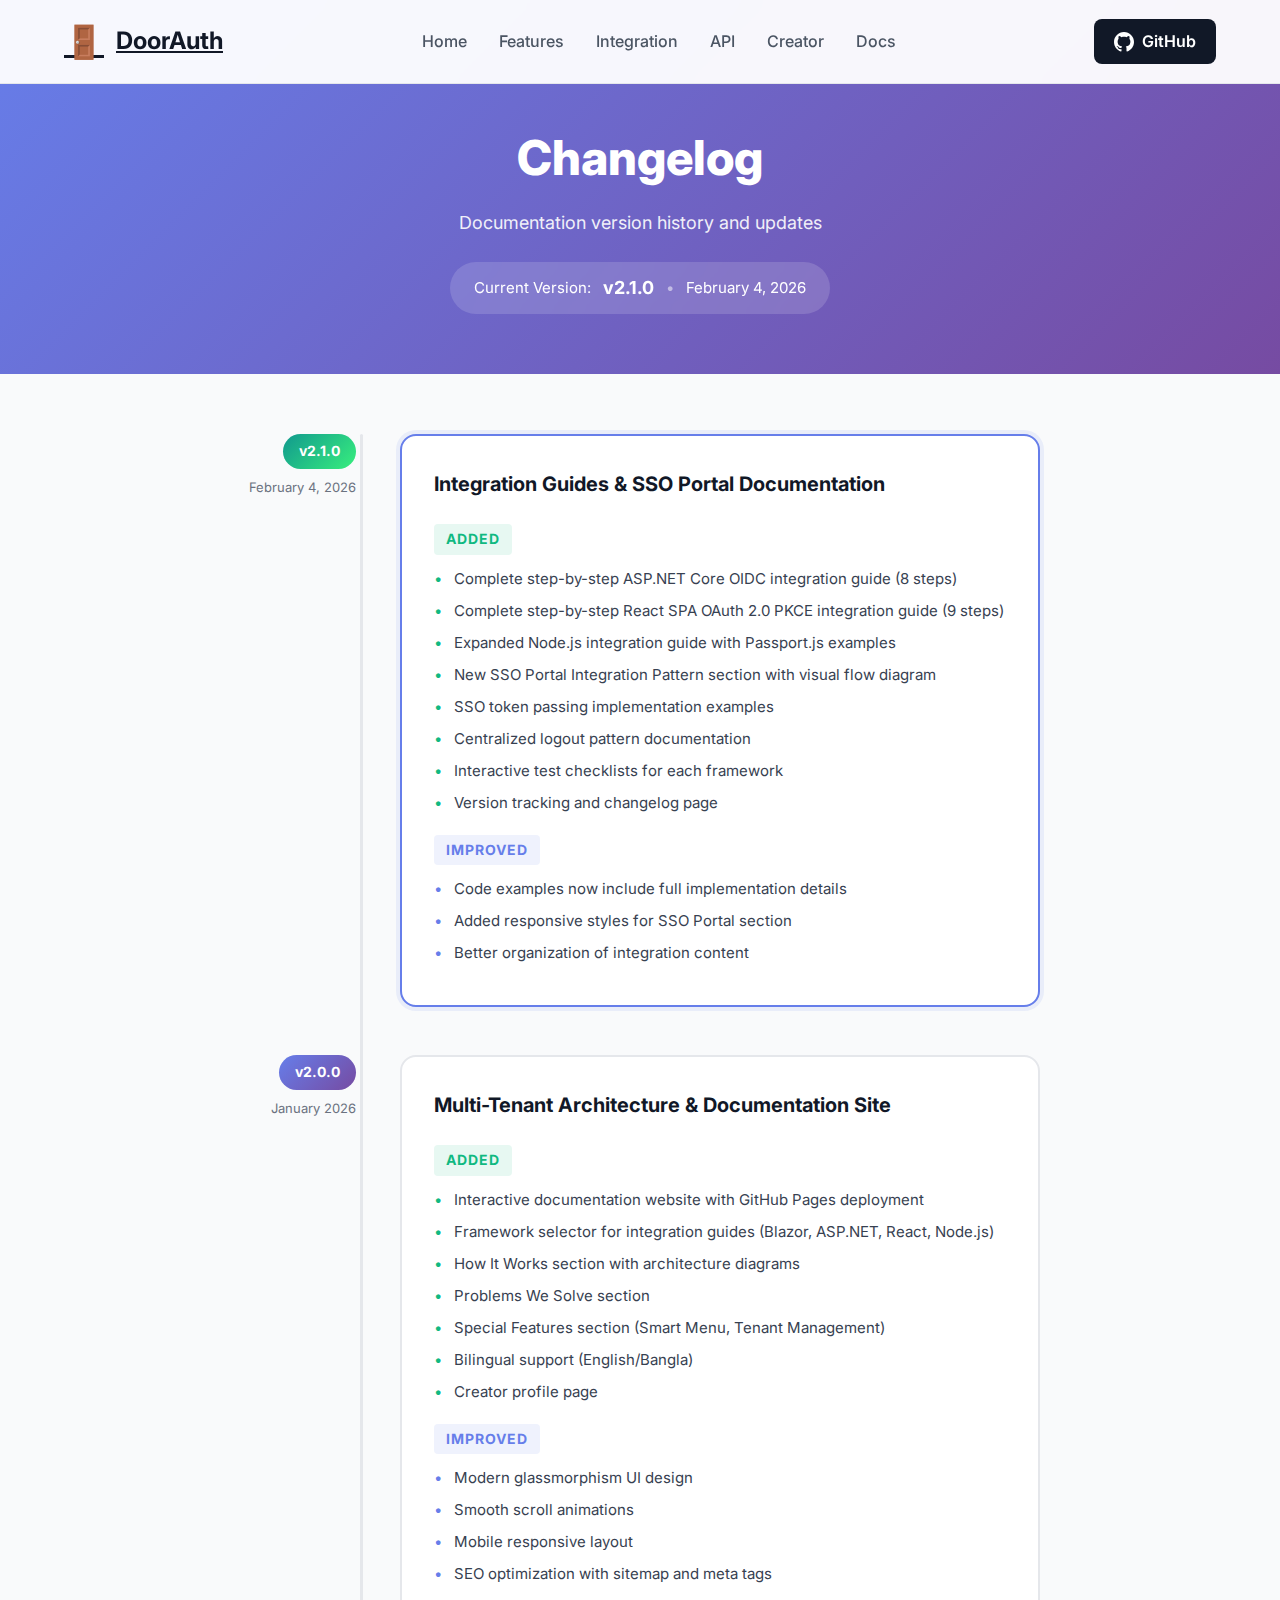
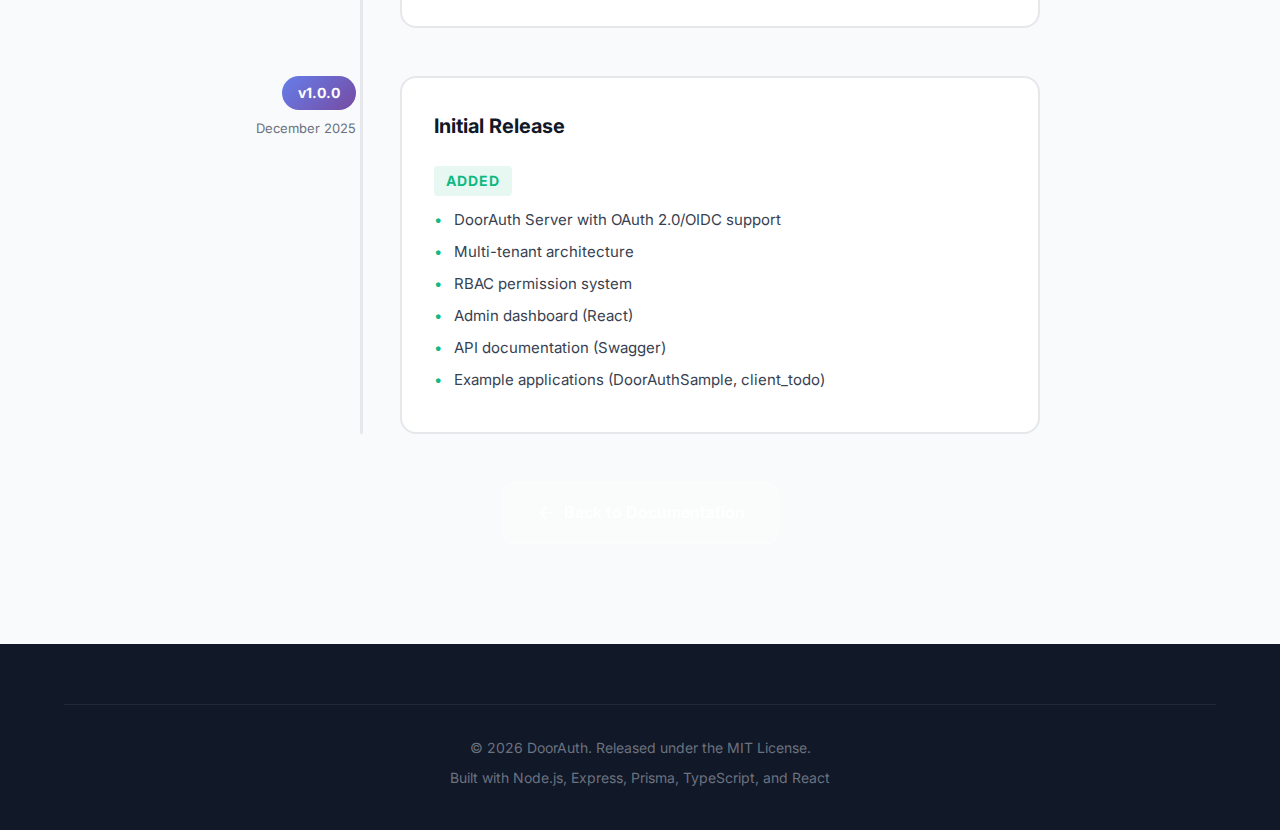
<file: changelog.html>
<!doctype html>
<html lang="en">
  <head>
    <meta charset="UTF-8" />
    <meta name="viewport" content="width=device-width, initial-scale=1.0" />
    <title>Changelog - DoorAuth Documentation</title>
    <meta
      name="description"
      content="Version history and updates for DoorAuth documentation."
    />
    <link rel="preconnect" href="https://fonts.googleapis.com" />
    <link rel="preconnect" href="https://fonts.gstatic.com" crossorigin />
    <link
      href="https://fonts.googleapis.com/css2?family=Inter:wght@300;400;500;600;700;800&display=swap"
      rel="stylesheet"
    />
    <link rel="stylesheet" href="styles.css" />
  </head>
  <body>
    <!-- Navigation -->
    <nav class="navbar">
      <div class="container">
        <a href="index.html" class="nav-brand">
          <span class="logo">🚪</span>
          <span>DoorAuth</span>
        </a>

        <div class="nav-controls">
          <ul class="nav-menu">
            <li><a href="index.html" class="nav-link">Home</a></li>
            <li><a href="index.html#features" class="nav-link">Features</a></li>
            <li><a href="index.html#integration" class="nav-link">Integration</a></li>
            <li><a href="index.html#api" class="nav-link">API</a></li>
            <li><a href="creator.html" class="nav-link">Creator</a></li>
            <li><a href="index.html#docs" class="nav-link">Docs</a></li>
          </ul>
        </div>
        <a
          href="https://github.com/alaminmain/DoorAuthServer"
          class="btn-github"
          target="_blank"
        >
          <svg width="20" height="20" viewBox="0 0 24 24" fill="currentColor">
            <path
              d="M12 0c-6.626 0-12 5.373-12 12 0 5.302 3.438 9.8 8.207 11.387.599.111.793-.261.793-.577v-2.234c-3.338.726-4.033-1.416-4.033-1.416-.546-1.387-1.333-1.756-1.333-1.756-1.089-.745.083-.729.083-.729 1.205.084 1.839 1.237 1.839 1.237 1.07 1.834 2.807 1.304 3.492.997.107-.775.418-1.305.762-1.604-2.665-.305-5.467-1.334-5.467-5.931 0-1.311.469-2.381 1.236-3.221-.124-.303-.535-1.524.117-3.176 0 0 1.008-.322 3.301 1.23.957-.266 1.983-.399 3.003-.404 1.02.005 2.047.138 3.006.404 2.291-1.552 3.297-1.23 3.297-1.23.653 1.653.242 2.874.118 3.176.77.84 1.235 1.911 1.235 3.221 0 4.609-2.807 5.624-5.479 5.921.43.372.823 1.102.823 2.222v3.293c0 .319.192.694.801.576 4.765-1.589 8.199-6.086 8.199-11.386 0-6.627-5.373-12-12-12z"
            />
          </svg>
          GitHub
        </a>
      </div>
    </nav>

    <!-- Changelog Hero -->
    <section class="changelog-hero">
      <div class="container">
        <div class="changelog-hero-content">
          <h1>Changelog</h1>
          <p>Documentation version history and updates</p>
          <div class="current-version-badge">
            <span>Current Version:</span>
            <strong>v2.1.0</strong>
            <span class="separator">•</span>
            <span>February 4, 2026</span>
          </div>
        </div>
      </div>
    </section>

    <!-- Changelog Content -->
    <section class="changelog-content-section">
      <div class="container">
        <div class="changelog-timeline">
          <!-- Version 2.1.0 -->
          <div class="changelog-entry latest">
            <div class="changelog-marker">
              <span class="version-badge">v2.1.0</span>
              <span class="changelog-date">February 4, 2026</span>
            </div>
            <div class="changelog-content">
              <h3>Integration Guides & SSO Portal Documentation</h3>
              <div class="changelog-category added">
                <h4>Added</h4>
                <ul>
                  <li>Complete step-by-step ASP.NET Core OIDC integration guide (8 steps)</li>
                  <li>Complete step-by-step React SPA OAuth 2.0 PKCE integration guide (9 steps)</li>
                  <li>Expanded Node.js integration guide with Passport.js examples</li>
                  <li>New SSO Portal Integration Pattern section with visual flow diagram</li>
                  <li>SSO token passing implementation examples</li>
                  <li>Centralized logout pattern documentation</li>
                  <li>Interactive test checklists for each framework</li>
                  <li>Version tracking and changelog page</li>
                </ul>
              </div>
              <div class="changelog-category improved">
                <h4>Improved</h4>
                <ul>
                  <li>Code examples now include full implementation details</li>
                  <li>Added responsive styles for SSO Portal section</li>
                  <li>Better organization of integration content</li>
                </ul>
              </div>
            </div>
          </div>

          <!-- Version 2.0.0 -->
          <div class="changelog-entry">
            <div class="changelog-marker">
              <span class="version-badge">v2.0.0</span>
              <span class="changelog-date">January 2026</span>
            </div>
            <div class="changelog-content">
              <h3>Multi-Tenant Architecture & Documentation Site</h3>
              <div class="changelog-category added">
                <h4>Added</h4>
                <ul>
                  <li>Interactive documentation website with GitHub Pages deployment</li>
                  <li>Framework selector for integration guides (Blazor, ASP.NET, React, Node.js)</li>
                  <li>How It Works section with architecture diagrams</li>
                  <li>Problems We Solve section</li>
                  <li>Special Features section (Smart Menu, Tenant Management)</li>
                  <li>Bilingual support (English/Bangla)</li>
                  <li>Creator profile page</li>
                </ul>
              </div>
              <div class="changelog-category improved">
                <h4>Improved</h4>
                <ul>
                  <li>Modern glassmorphism UI design</li>
                  <li>Smooth scroll animations</li>
                  <li>Mobile responsive layout</li>
                  <li>SEO optimization with sitemap and meta tags</li>
                </ul>
              </div>
            </div>
          </div>

          <!-- Version 1.0.0 -->
          <div class="changelog-entry">
            <div class="changelog-marker">
              <span class="version-badge">v1.0.0</span>
              <span class="changelog-date">December 2025</span>
            </div>
            <div class="changelog-content">
              <h3>Initial Release</h3>
              <div class="changelog-category added">
                <h4>Added</h4>
                <ul>
                  <li>DoorAuth Server with OAuth 2.0/OIDC support</li>
                  <li>Multi-tenant architecture</li>
                  <li>RBAC permission system</li>
                  <li>Admin dashboard (React)</li>
                  <li>API documentation (Swagger)</li>
                  <li>Example applications (DoorAuthSample, client_todo)</li>
                </ul>
              </div>
            </div>
          </div>
        </div>

        <div class="back-to-docs">
          <a href="index.html" class="btn btn-secondary">
            <svg width="20" height="20" viewBox="0 0 24 24" fill="none" stroke="currentColor" stroke-width="2">
              <path d="M19 12H5M12 19l-7-7 7-7"/>
            </svg>
            Back to Documentation
          </a>
        </div>
      </div>
    </section>

    <!-- Footer -->
    <footer class="footer">
      <div class="container">
        <div class="footer-bottom">
          <p>&copy; 2026 DoorAuth. Released under the MIT License.</p>
          <p>Built with Node.js, Express, Prisma, TypeScript, and React</p>
        </div>
      </div>
    </footer>
  </body>
</html>
</file>
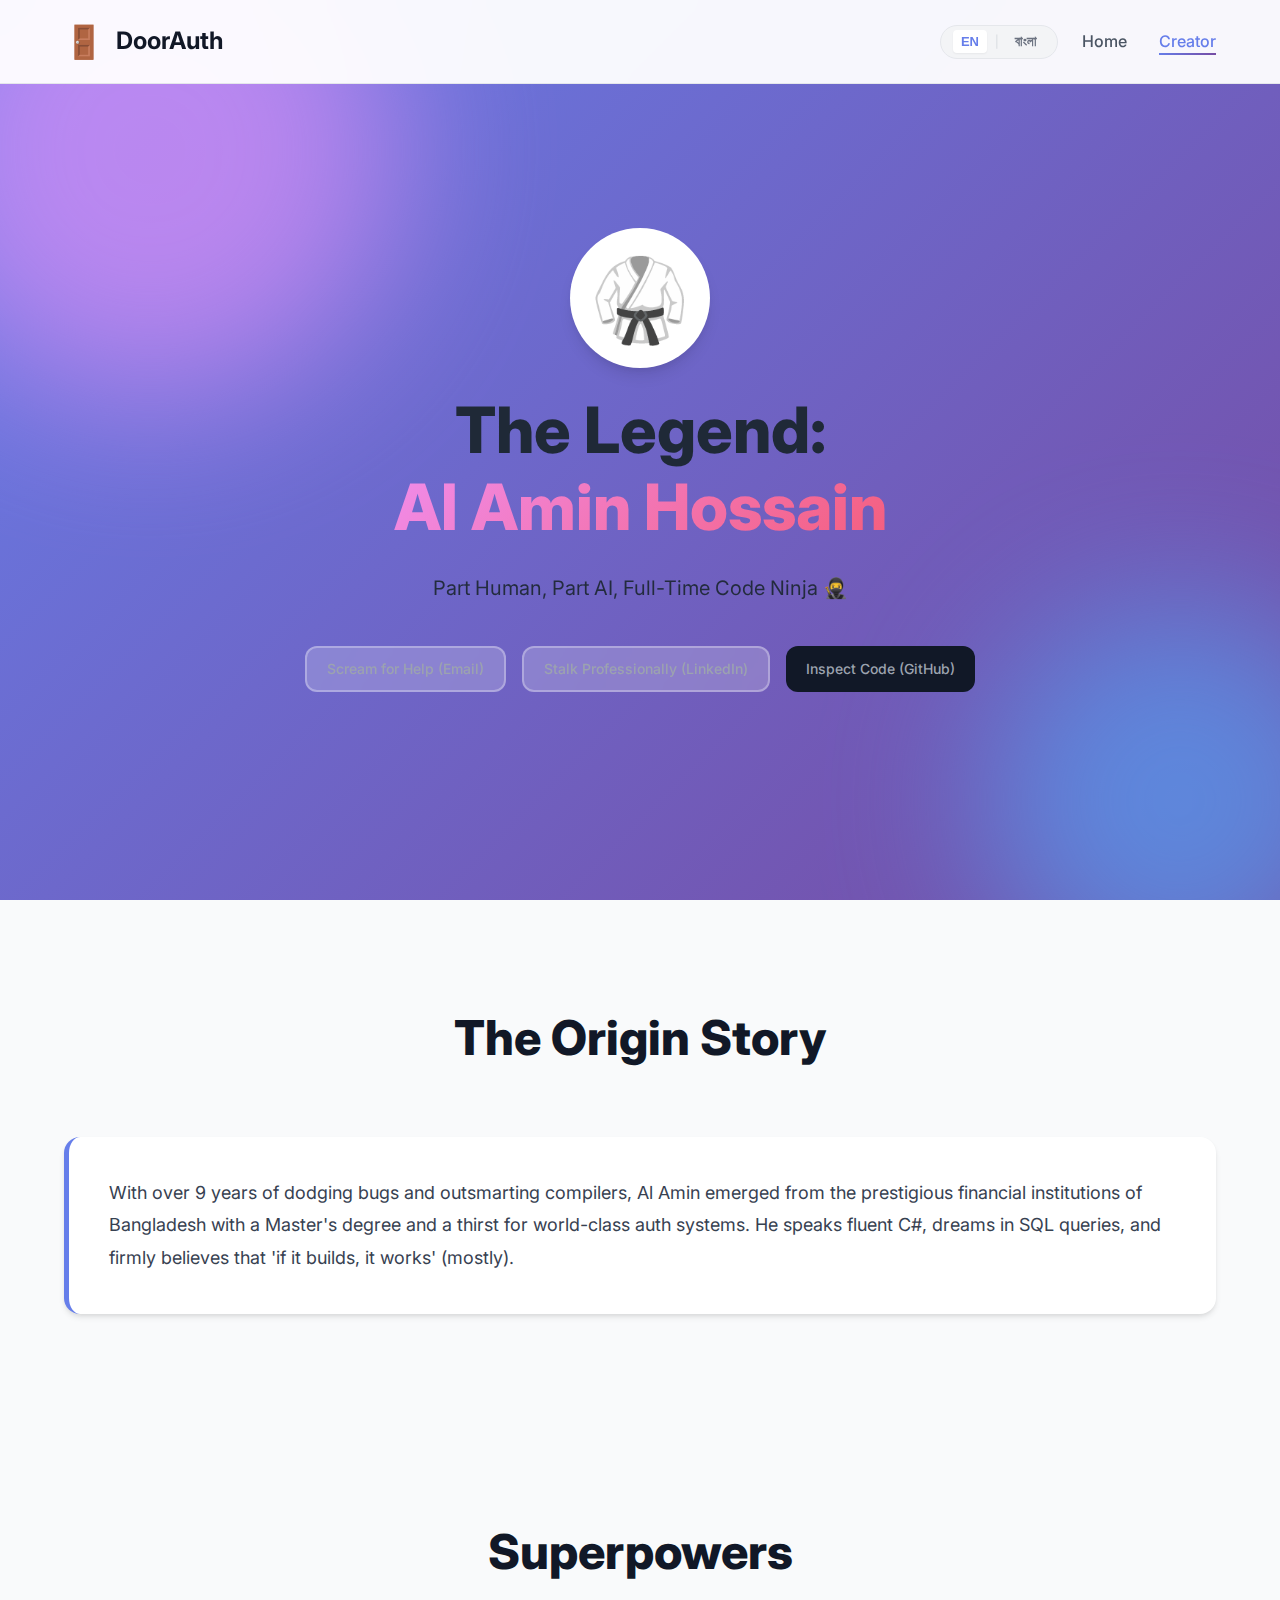
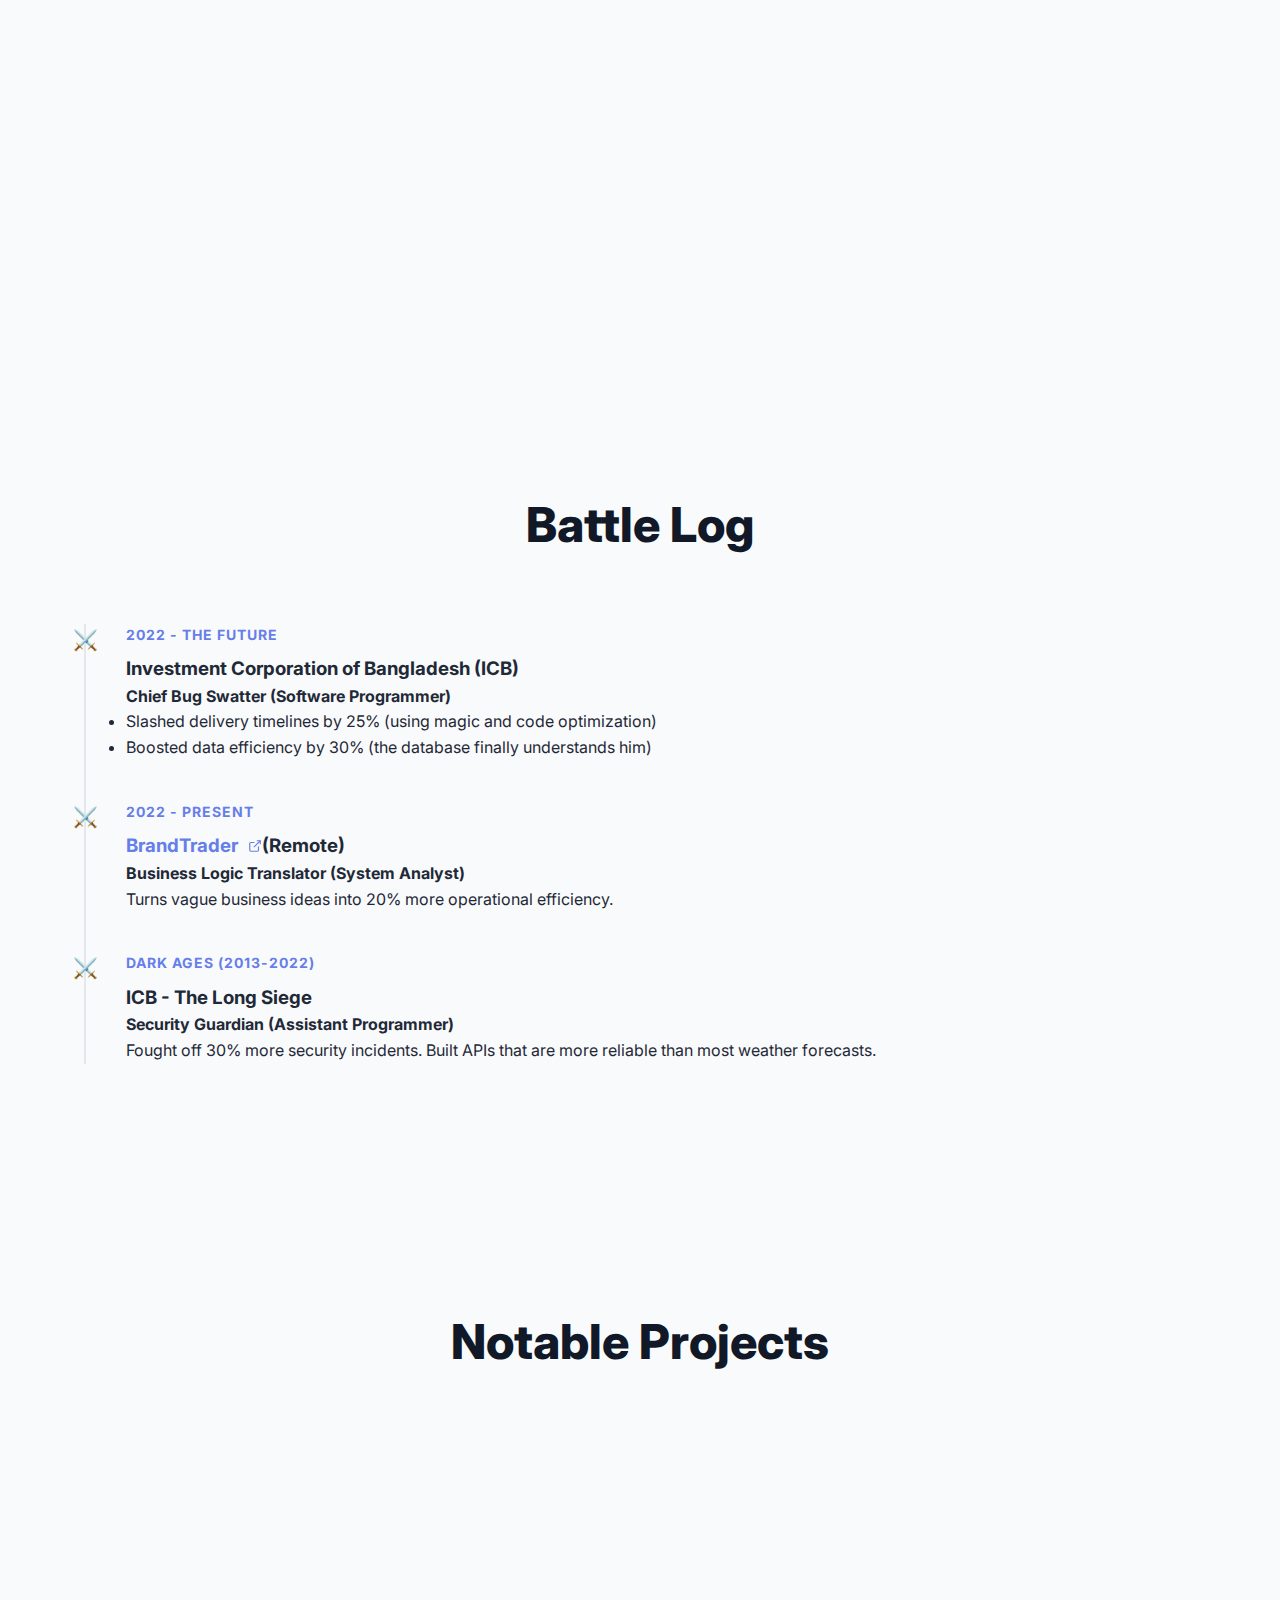
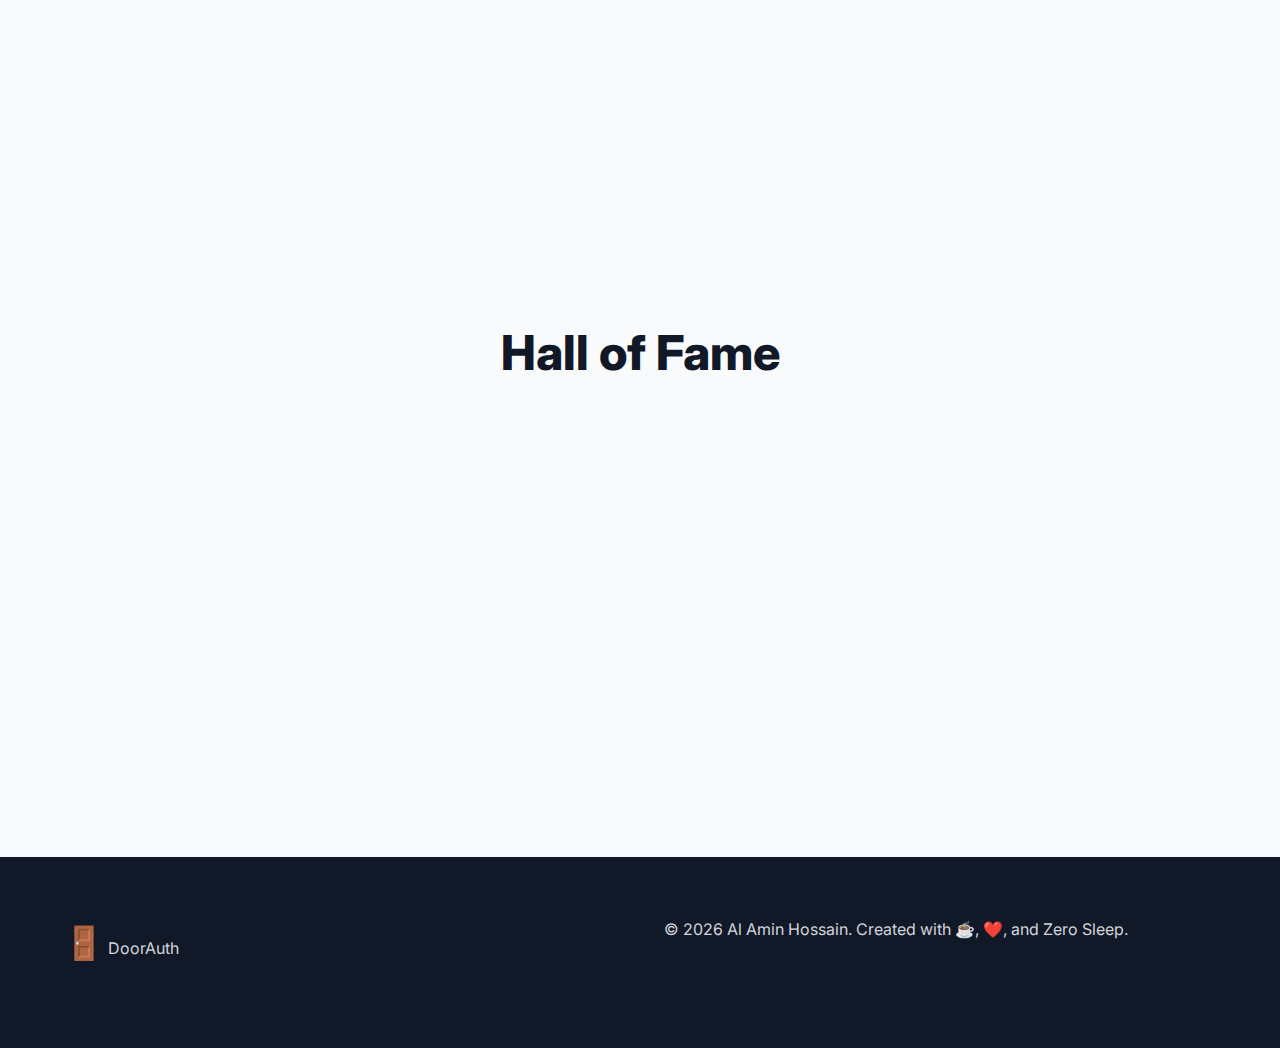
<file: creator.html>
<!doctype html>
<html lang="en">
  <head>
    <meta charset="UTF-8" />
    <meta name="viewport" content="width=device-width, initial-scale=1.0" />
    <title>The Legend of Al Amin | DoorAuth Creator</title>
    <meta
      name="description"
      content="Meet Al Amin Hossain, the legendary creator of DoorAuth. A code-slinging, bug-swatting Senior Software Engineer."
    />
    <link rel="preconnect" href="https://fonts.googleapis.com" />
    <link rel="preconnect" href="https://fonts.gstatic.com" crossorigin />
    <link
      href="https://fonts.googleapis.com/css2?family=Inter:wght@300;400;500;600;700;800&family=Hind+Siliguri:wght@300;400;500;600;700&display=swap"
      rel="stylesheet"
    />
    <link rel="stylesheet" href="styles.css" />
  </head>
  <body>
    <!-- Navigation -->
    <nav class="navbar">
      <div class="container">
        <div class="nav-brand">
          <span class="logo">🚪</span>
          <a href="index.html" style="text-decoration: none; color: inherit;"><span>DoorAuth</span></a>
        </div>

        <div class="nav-controls">
          <div class="lang-switcher">
            <button class="lang-btn active" data-lang="en">EN</button>
            <span class="lang-divider">|</span>
            <button class="lang-btn" data-lang="bn">বাংলা</button>
          </div>
          
          <ul class="nav-menu">
            <li><a href="index.html" class="nav-link" data-en="Home" data-bn="হোম">Home</a></li>
            <li><a href="creator.html" class="nav-link active" data-en="Creator" data-bn="নির্মাতা">Creator</a></li>
          </ul>
        </div>
      </div>
    </nav>

    <!-- Humorous Creator Hero -->
    <section class="creator-hero hero">
      <div class="hero-background">
        <div class="gradient-orb orb-1"></div>
        <div class="gradient-orb orb-2"></div>
      </div>
      <div class="container">
        <div class="creator-profile">
          <div class="profile-avatar">🥋</div>
          <h1 class="hero-title">
            <span data-en="The Legend:" data-bn="কিংবদন্তি:">The Legend:</span>
            <span class="gradient-text" data-en="Al Amin Hossain" data-bn="আল আমিন হোসেন">Al Amin Hossain</span>
          </h1>
          <p class="hero-subtitle" data-en="Part Human, Part AI, Full-Time Code Ninja 🥷" data-bn="অর্ধেক মানুষ, অর্ধেক এআই, বাকিটা কোড নিনজা 🥷">
            Part Human, Part AI, Full-Time Code Ninja 🥷
          </p>
          <div class="social-links">
            <a href="mailto:alaminmain@gmail.com" class="btn btn-secondary btn-sm">Scream for Help (Email)</a>
            <a href="https://linkedin.com/in/alaminmain" class="btn btn-secondary btn-sm">Stalk Professionally (LinkedIn)</a>
            <a href="https://github.com/alaminmain" class="btn btn-github btn-sm">Inspect Code (GitHub)</a>
          </div>
        </div>
      </div>
    </section>

    <!-- Fun Career Summary -->
    <section class="section">
      <div class="container">
        <div class="section-header">
          <h2 class="section-title" data-en="The Origin Story" data-bn="আসল কাহিনী">The Origin Story</h2>
        </div>
        <div class="bio-card">
          <p data-en="With over 9 years of dodging bugs and outsmarting compilers, Al Amin emerged from the prestigious financial institutions of Bangladesh with a Master's degree and a thirst for world-class auth systems. He speaks fluent C#, dreams in SQL queries, and firmly believes that 'if it builds, it works' (mostly)." 
             data-bn="বিগত ৯ বছর ধরে বাগের সাথে যুদ্ধ এবং কম্পাইলারকে ধোঁকা দিয়ে, আল আমিন বাংলাদেশের স্বনামধন্য আর্থিক প্রতিষ্ঠানের গোলকধাঁধা থেকে মাস্টার্স ডিগ্রি নিয়ে ফিরে এসেছেন। তিনি গড়গড় করে C# বলেন, ঘুমের মধ্যে SQL কোয়েরি দেখেন, এবং বিশ্বাস করেন যে 'কোড যদি রান করে, তবে সেটা সঠিক' (মাঝে মাঝে)।">
            With over 9 years of dodging bugs and outsmarting compilers, Al Amin emerged from the prestigious financial institutions of Bangladesh with a Master's degree and a thirst for world-class auth systems. He speaks fluent C#, dreams in SQL queries, and firmly believes that 'if it builds, it works' (mostly).
          </p>
        </div>
      </div>
    </section>

    <!-- Skills Section with Fun Labels -->
    <section class="section bg-light">
      <div class="container">
        <div class="section-header">
          <h2 class="section-title" data-en="Superpowers" data-bn="সুপারপাওয়ার">Superpowers</h2>
        </div>
        <div class="features-grid">
          <div class="feature-card">
            <h3 data-en="Language Translator" data-bn="ভাষা অনুবাদক">Language Translator</h3>
            <p data-en="Translating human 'I want it ASAP' into C#, .NET, and JavaScript." data-bn="'জলদি চাই' - মানুষের এই দাবিকে C#, .NET এবং JavaScript-এ রূপান্তর।">Translating human 'I want it ASAP' into C#, .NET, and JavaScript.</p>
          </div>
          <div class="feature-card">
            <h3 data-en="Data Whisperer" data-bn="ডেটা জাদুকর">Data Whisperer</h3>
            <p data-en="Making Oracle, MySQL, and Redis play nice together (it takes a lot of coffee)." data-bn="ওরাকল, মাইএসকিউএল এবং রেডিস-কে একসাথে সুশৃঙ্খলভাবে চালানো (অনেক কফি লাগে)।">Making Oracle, MySQL, and Redis play nice together (it takes a lot of coffee).</p>
          </div>
          <div class="feature-card">
            <h3 data-en="Bug Exterminator" data-bn="বাগ ধ্বংসকারী">Bug Exterminator</h3>
            <p data-en="Equipped with Docker, Git, and a very large mental flyswatter." data-bn="ডকার, গিট এবং অসীম ধৈর্য নিয়ে বাগদের বিরুদ্ধে যুদ্ধ।">Equipped with Docker, Git, and a very large mental flyswatter.</p>
          </div>
        </div>
      </div>
    </section>

    <!-- Experience Timeline with Humor -->
    <section class="section">
      <div class="container">
        <div class="section-header">
          <h2 class="section-title" data-en="Battle Log" data-bn="যুদ্ধের ডায়েরি">Battle Log</h2>
        </div>
        <div class="timeline">
          <div class="timeline-item">
            <div class="timeline-date">2022 - THE FUTURE</div>
            <div class="timeline-content">
              <h3>Investment Corporation of Bangladesh (ICB)</h3>
              <p><strong>Chief Bug Swatter (Software Programmer)</strong></p>
              <ul data-en="<li>Slashed delivery timelines by 25% (using magic and code optimization)</li><li>Boosted data efficiency by 30% (the database finally understands him)</li>"
                  data-bn="<li>ডেলিভারি টাইম ২৫% কমিয়েছি (কিছুটা যাদু আর কোড অপ্টিমাইজেশনের মাধ্যমে)।</li><li>ডেটা রিট্রিভ্যাল ৩০% ফাস্ট করেছি (ডেটাবেস এখন তার কথা শোনে)।</li>">
                <li>Slashed delivery timelines by 25% (using magic and code optimization)</li>
                <li>Boosted data efficiency by 30% (the database finally understands him)</li>
              </ul>
            </div>
          </div>
          <div class="timeline-item">
            <div class="timeline-date">2022 - PRESENT</div>
            <div class="timeline-content">
              <h3><a href="https://brandtrader.com" target="_blank" class="brand-link">BrandTrader</a> (Remote)</h3>
              <p><strong>Business Logic Translator (System Analyst)</strong></p>
              <p data-en="Turns vague business ideas into 20% more operational efficiency."
                 data-bn="অস্পষ্ট ব্যবসার আইডিয়াগুলোকে কোড বক্সে ঢুকিয়ে ২০% বেশি পারফরম্যান্স বের করে আনছি।">
                Turns vague business ideas into 20% more operational efficiency.
              </p>
            </div>
          </div>
          <div class="timeline-item">
            <div class="timeline-date">DARK AGES (2013-2022)</div>
            <div class="timeline-content">
              <h3>ICB - The Long Siege</h3>
              <p><strong>Security Guardian (Assistant Programmer)</strong></p>
              <p data-en="Fought off 30% more security incidents. Built APIs that are more reliable than most weather forecasts."
                 data-bn="নিরাপত্তা ঝুঁকি ৩০% কমিয়েছি। এমন এপিআই বানিয়েছি যা আবহাওয়া বার্তার চেয়েও বেশি নির্ভরযোগ্য।">
                Fought off 30% more security incidents. Built APIs that are more reliable than most weather forecasts.
              </p>
            </div>
          </div>
        </div>
      </div>
    </section>

    <!-- Notable Projects -->
    <section class="section">
      <div class="container">
        <div class="section-header">
          <h2 class="section-title" data-en="Notable Projects" data-bn="উল্লেখযোগ্য প্রজেক্ট সমূহ">Notable Projects</h2>
        </div>
        <div class="features-grid">
          <div class="feature-card">
            <h3 data-en="General Ledger" data-bn="জেনারেল লেজার (General Ledger)">General Ledger</h3>
            <p data-en="A comprehensive system for tracking financial transactions and streamlined reporting." data-bn="আর্থিক লেনদেন ট্র্যাকিং এবং রিপোর্টিং এর জন্য একটি পুর্ণাঙ্গ সিস্টেম।">A comprehensive system for tracking financial transactions and streamlined reporting.</p>
          </div>
          <div class="feature-card">
            <h3 data-en="ICB Portfolio Management" data-bn="পোর্টফোলিও ম্যানেজমেন্ট সিস্টেম">ICB Portfolio Management</h3>
            <p data-en="Played a pivotal role in empowering users to manage investment portfolios efficiently." data-bn="বিনিয়োগ পোর্টফোলিও দক্ষতার সাথে ম্যানেজ করার জন্য একটি অত্যাধুনিক সিস্টেম।">Played a pivotal role in empowering users to manage investment portfolios efficiently.</p>
          </div>
          <div class="feature-card">
            <h3 data-en="User & Employee Management" data-bn="ইউজার এবং এমপ্লয়ি ম্যানেজমেন্ট">User & Employee Management</h3>
            <p data-en="Simplifying access control and providing real-time workforce insights." data-bn="এক্সেস কন্ট্রোল সহজ করা এবং রিয়েল-টাইম ডাটা এনালাইসিস।">Simplifying access control and providing real-time workforce insights.</p>
          </div>
        </div>
      </div>
    </section>

    <!-- Hall of Fame (Awards) -->
    <section class="section bg-light">
      <div class="container">
        <div class="section-header">
          <h2 class="section-title" data-en="Hall of Fame" data-bn="সম্মাননা">Hall of Fame</h2>
        </div>
        <div class="features-grid">
          <div class="feature-card">
            <div class="feature-icon">🏆</div>
            <h3 data-en="Best Student (2012)" data-bn="সেরা ছাত্র (২০১২)">Best Student (2012)</h3>
            <p data-en="Proof that he actually paid attention in class." data-bn="প্রমাণ যে তিনি ক্লাসে ঘুমাননি।">Proof that he actually paid attention in class.</p>
          </div>
          <div class="feature-card">
            <div class="feature-icon">🛡️</div>
            <h3 data-en="ICB Integrity Award" data-bn="আইসিবি ইন্টিগ্রিটি অ্যাওয়ার্ড">ICB Integrity Award</h3>
            <p data-en="Officially the 'Nicest Guy in Tech' according to the government." data-bn="সরকারিভাবে ‘টেক দুনিয়ার সবচেয়ে সৎ লোক’।">Officially the 'Nicest Guy in Tech' according to the government.</p>
          </div>
          <div class="feature-card">
            <div class="feature-icon">📸</div>
            <h3 data-en="Photography Master" data-bn="ফটোগ্রাফার">Photography Master</h3>
            <p data-en="Can focus a camera as well as he focuses on a difficult bug." data-bn="বাগ আর লেন্স - দুই জায়গাতেই ফোকাস সমান।">Can focus a camera as well as he focuses on a difficult bug.</p>
          </div>
        </div>
      </div>
    </section>

    <!-- Fun Footer -->
    <footer class="footer">
      <div class="container">
        <div class="footer-content">
          <div class="footer-brand">
            <span class="logo">🚪</span>
            <span>DoorAuth</span>
          </div>
          <p>© 2026 Al Amin Hossain. Created with ☕, ❤️, and Zero Sleep.</p>
        </div>
      </div>
    </footer>

    <script src="script.js"></script>
    <style>
      .creator-profile {
        text-align: center;
        padding-top: 40px;
      }
      .profile-avatar {
        font-size: 80px;
        margin-bottom: 24px;
        background: white;
        width: 140px;
        height: 140px;
        display: flex;
        align-items: center;
        justify-content: center;
        border-radius: 50%;
        margin-left: auto;
        margin-right: auto;
        box-shadow: var(--shadow-lg);
        animation: float 3s ease-in-out infinite;
      }
      @keyframes float {
        0%, 100% { transform: translateY(0); }
        50% { transform: translateY(-10px); }
      }
      .bio-card {
        background: white;
        padding: 40px;
        border-radius: 16px;
        box-shadow: var(--shadow-md);
        font-size: 18px;
        line-height: 1.8;
        color: var(--gray-700);
        border-left: 5px solid var(--primary);
      }
      .timeline {
        border-left: 2px solid var(--gray-200);
        margin-left: 20px;
        padding-left: 40px;
      }
      .timeline-item {
        margin-bottom: 40px;
        position: relative;
      }
      .timeline-item::before {
        content: '⚔️';
        position: absolute;
        left: -53px;
        top: 0;
        font-size: 20px;
      }
      .timeline-date {
        font-size: 14px;
        font-weight: 700;
        color: var(--primary);
        margin-bottom: 8px;
        text-transform: uppercase;
        letter-spacing: 1px;
      }
      .bg-light { background: var(--gray-50); }
      .social-links {
        display: flex;
        justify-content: center;
        gap: 16px;
        margin-top: 32px;
      }
      .btn-sm { padding: 10px 20px; font-size: 14px; }
    </style>
  </body>
</html>
</file>
<file: styles.css>
/* ============================================
   RESET & BASE STYLES
   ============================================ */
* {
  margin: 0;
  padding: 0;
  box-sizing: border-box;
}

:root {
  /* Color Palette */
  --primary: #667eea;
  --primary-dark: #5568d3;
  --primary-light: #7c8ef0;
  --secondary: #764ba2;
  --accent: #f093fb;
  --success: #10b981;
  --warning: #f59e0b;
  --error: #ef4444;

  /* Neutrals */
  --gray-50: #f9fafb;
  --gray-100: #f3f4f6;
  --gray-200: #e5e7eb;
  --gray-300: #d1d5db;
  --gray-400: #9ca3af;
  --gray-500: #6b7280;
  --gray-600: #4b5563;
  --gray-700: #374151;
  --gray-800: #1f2937;
  --gray-900: #111827;

  /* Gradients */
  --gradient-primary: linear-gradient(
    135deg,
    var(--primary) 0%,
    var(--secondary) 100%
  );
  --gradient-accent: linear-gradient(135deg, #f093fb 0%, #f5576c 100%);
  --gradient-success: linear-gradient(135deg, #11998e 0%, #38ef7d 100%);

  /* Shadows */
  --shadow-sm: 0 1px 2px 0 rgba(0, 0, 0, 0.05);
  --shadow-md:
    0 4px 6px -1px rgba(0, 0, 0, 0.1), 0 2px 4px -1px rgba(0, 0, 0, 0.06);
  --shadow-lg:
    0 10px 15px -3px rgba(0, 0, 0, 0.1), 0 4px 6px -2px rgba(0, 0, 0, 0.05);
  --shadow-xl:
    0 20px 25px -5px rgba(0, 0, 0, 0.1), 0 10px 10px -5px rgba(0, 0, 0, 0.04);
  --shadow-2xl: 0 25px 50px -12px rgba(0, 0, 0, 0.25);

  /* Transitions */
  --transition-fast: 150ms cubic-bezier(0.4, 0, 0.2, 1);
  --transition-base: 300ms cubic-bezier(0.4, 0, 0.2, 1);
  --transition-slow: 500ms cubic-bezier(0.4, 0, 0.2, 1);
}

html {
  scroll-behavior: smooth;
}

body {
  font-family:
    "Inter",
    -apple-system,
    BlinkMacSystemFont,
    "Segoe UI",
    Roboto,
    sans-serif;
  line-height: 1.6;
  color: var(--gray-800);
  background: var(--gray-50);
  overflow-x: hidden;
}

.container {
  max-width: 1200px;
  margin: 0 auto;
  padding: 0 24px;
}

/* ============================================
   NAVIGATION
   ============================================ */
.navbar {
  position: fixed;
  top: 0;
  left: 0;
  right: 0;
  background: rgba(255, 255, 255, 0.95);
  backdrop-filter: blur(10px);
  border-bottom: 1px solid var(--gray-200);
  z-index: 1000;
  transition: all var(--transition-base);
}

.navbar.scrolled {
  box-shadow: var(--shadow-md);
}

.navbar .container {
  display: flex;
  justify-content: space-between;
  align-items: center;
  padding: 16px 24px;
}

.nav-brand {
  display: flex;
  align-items: center;
  gap: 12px;
  font-size: 24px;
  font-weight: 700;
  color: var(--gray-900);
}

.logo {
  font-size: 32px;
  animation: float 3s ease-in-out infinite;
}

@keyframes float {
  0%,
  100% {
    transform: translateY(0);
  }
  50% {
    transform: translateY(-5px);
  }
}

.nav-menu {
  display: flex;
  list-style: none;
  gap: 32px;
  align-items: center;
}

.nav-link {
  text-decoration: none;
  color: var(--gray-600);
  font-weight: 500;
  transition: color var(--transition-fast);
  position: relative;
}

.nav-link::after {
  content: "";
  position: absolute;
  bottom: -4px;
  left: 0;
  width: 0;
  height: 2px;
  background: var(--gradient-primary);
  transition: width var(--transition-base);
}

.nav-link:hover,
.nav-link.active {
  color: var(--primary);
}

.nav-link:hover::after,
.nav-link.active::after {
  width: 100%;
}

.btn-github {
  display: flex;
  align-items: center;
  gap: 8px;
  padding: 10px 20px;
  background: var(--gray-900);
  color: white;
  text-decoration: none;
  border-radius: 8px;
  font-weight: 600;
  transition: all var(--transition-base);
}

.btn-github:hover {
  background: var(--gray-800);
  transform: translateY(-2px);
  box-shadow: var(--shadow-lg);
}

/* ============================================
   HERO SECTION
   ============================================ */
.hero {
  position: relative;
  min-height: 100vh;
  display: flex;
  align-items: center;
  padding-top: 80px;
  overflow: hidden;
}

.hero-background {
  position: absolute;
  top: 0;
  left: 0;
  right: 0;
  bottom: 0;
  background: linear-gradient(135deg, #667eea 0%, #764ba2 100%);
  z-index: -1;
}

.gradient-orb {
  position: absolute;
  border-radius: 50%;
  filter: blur(80px);
  opacity: 0.6;
  animation: pulse 8s ease-in-out infinite;
}

.orb-1 {
  width: 500px;
  height: 500px;
  background: #f093fb;
  top: -100px;
  left: -100px;
  animation-delay: 0s;
}

.orb-2 {
  width: 400px;
  height: 400px;
  background: #4facfe;
  bottom: -100px;
  right: -100px;
  animation-delay: 2s;
}

.orb-3 {
  width: 300px;
  height: 300px;
  background: #43e97b;
  top: 50%;
  left: 50%;
  transform: translate(-50%, -50%);
  animation-delay: 4s;
}

@keyframes pulse {
  0%,
  100% {
    transform: scale(1);
    opacity: 0.6;
  }
  50% {
    transform: scale(1.1);
    opacity: 0.8;
  }
}

.hero-content {
  position: relative;
  z-index: 1;
  text-align: center;
  color: white;
  padding: 60px 0;
}

.hero-badge {
  display: inline-flex;
  align-items: center;
  gap: 8px;
  padding: 8px 20px;
  background: rgba(255, 255, 255, 0.2);
  backdrop-filter: blur(10px);
  border-radius: 50px;
  font-size: 14px;
  font-weight: 600;
  margin-bottom: 24px;
  animation: slideDown 0.6s ease-out;
}

@keyframes slideDown {
  from {
    opacity: 0;
    transform: translateY(-20px);
  }
  to {
    opacity: 1;
    transform: translateY(0);
  }
}

.badge-icon {
  font-size: 18px;
}

.hero-title {
  font-size: 64px;
  font-weight: 800;
  line-height: 1.2;
  margin-bottom: 24px;
  animation: slideUp 0.8s ease-out 0.2s both;
}

@keyframes slideUp {
  from {
    opacity: 0;
    transform: translateY(30px);
  }
  to {
    opacity: 1;
    transform: translateY(0);
  }
}

.gradient-text {
  display: block;
  background: linear-gradient(135deg, #f093fb 0%, #f5576c 100%);
  -webkit-background-clip: text;
  -webkit-text-fill-color: transparent;
  background-clip: text;
}

.hero-subtitle {
  font-size: 20px;
  line-height: 1.8;
  max-width: 800px;
  margin: 0 auto 40px;
  opacity: 0.95;
  animation: slideUp 0.8s ease-out 0.4s both;
}

.hero-buttons {
  display: flex;
  gap: 16px;
  justify-content: center;
  margin-bottom: 60px;
  animation: slideUp 0.8s ease-out 0.6s both;
}

.btn {
  display: inline-flex;
  align-items: center;
  gap: 8px;
  padding: 16px 32px;
  border-radius: 12px;
  font-size: 16px;
  font-weight: 600;
  text-decoration: none;
  transition: all var(--transition-base);
  cursor: pointer;
  border: none;
}

.btn-primary {
  background: white;
  color: var(--primary);
  box-shadow: var(--shadow-xl);
}

.btn-primary:hover {
  transform: translateY(-4px);
  box-shadow: 0 30px 60px -12px rgba(0, 0, 0, 0.3);
}

.btn-secondary {
  background: rgba(255, 255, 255, 0.2);
  color: white;
  backdrop-filter: blur(10px);
  border: 2px solid rgba(255, 255, 255, 0.3);
}

.btn-secondary:hover {
  background: rgba(255, 255, 255, 0.3);
  transform: translateY(-4px);
}

.hero-stats {
  display: grid;
  grid-template-columns: repeat(4, 1fr);
  gap: 40px;
  max-width: 900px;
  margin: 0 auto;
  animation: slideUp 0.8s ease-out 0.8s both;
}

.stat {
  text-align: center;
}

.stat-value {
  font-size: 48px;
  font-weight: 800;
  margin-bottom: 8px;
}

.stat-label {
  font-size: 14px;
  opacity: 0.9;
  text-transform: uppercase;
  letter-spacing: 1px;
}

/* ============================================
   SECTION STYLES
   ============================================ */
section {
  padding: 100px 0;
}

.section-header {
  text-align: center;
  margin-bottom: 60px;
}

.section-title {
  font-size: 48px;
  font-weight: 800;
  color: var(--gray-900);
  margin-bottom: 16px;
}

.section-subtitle {
  font-size: 20px;
  color: var(--gray-600);
  max-width: 700px;
  margin: 0 auto;
}

/* ============================================
   FEATURES SECTION
   ============================================ */
.features {
  background: white;
}

.features-grid {
  display: grid;
  grid-template-columns: repeat(auto-fit, minmax(350px, 1fr));
  gap: 32px;
}

.feature-card {
  padding: 40px;
  background: white;
  border: 2px solid var(--gray-200);
  border-radius: 16px;
  transition: all var(--transition-base);
}

.feature-card:hover {
  border-color: var(--primary);
  transform: translateY(-8px);
  box-shadow: var(--shadow-2xl);
}

.feature-icon {
  font-size: 48px;
  margin-bottom: 20px;
}

.feature-card h3 {
  font-size: 24px;
  font-weight: 700;
  color: var(--gray-900);
  margin-bottom: 12px;
}

.feature-card p {
  color: var(--gray-600);
  margin-bottom: 20px;
  line-height: 1.7;
}

.feature-list {
  list-style: none;
}

.feature-list li {
  color: var(--gray-700);
  padding: 8px 0;
  font-size: 14px;
}

/* ============================================
   QUICK START SECTION
   ============================================ */
.quickstart {
  background: var(--gray-50);
}

.steps-container {
  max-width: 900px;
  margin: 0 auto 60px;
}

.step {
  display: flex;
  gap: 32px;
  margin-bottom: 48px;
  animation: fadeIn 0.6s ease-out;
}

@keyframes fadeIn {
  from {
    opacity: 0;
    transform: translateX(-20px);
  }
  to {
    opacity: 1;
    transform: translateX(0);
  }
}

.step-number {
  flex-shrink: 0;
  width: 60px;
  height: 60px;
  display: flex;
  align-items: center;
  justify-content: center;
  background: var(--gradient-primary);
  color: white;
  font-size: 24px;
  font-weight: 800;
  border-radius: 50%;
  box-shadow: var(--shadow-lg);
}

.step-content {
  flex: 1;
}

.step-content h3 {
  font-size: 24px;
  font-weight: 700;
  color: var(--gray-900);
  margin-bottom: 8px;
}

.step-content p {
  color: var(--gray-600);
  margin-bottom: 16px;
}

.code-block {
  position: relative;
  background: var(--gray-900);
  border-radius: 12px;
  padding: 24px;
  margin-top: 16px;
  overflow-x: auto;
}

.code-block pre {
  margin: 0;
}

.code-block code {
  color: #e5e7eb;
  font-family: "Courier New", monospace;
  font-size: 14px;
  line-height: 1.6;
}

.copy-btn {
  position: absolute;
  top: 16px;
  right: 16px;
  background: rgba(255, 255, 255, 0.1);
  border: 1px solid rgba(255, 255, 255, 0.2);
  color: white;
  padding: 8px;
  border-radius: 6px;
  cursor: pointer;
  transition: all var(--transition-fast);
}

.copy-btn:hover {
  background: rgba(255, 255, 255, 0.2);
}

.copy-btn.copied {
  background: var(--success);
  border-color: var(--success);
}

.access-points {
  background: white;
  border-radius: 16px;
  padding: 40px;
  box-shadow: var(--shadow-lg);
}

.access-points h3 {
  font-size: 28px;
  font-weight: 700;
  color: var(--gray-900);
  margin-bottom: 24px;
}

.endpoints-grid {
  display: grid;
  grid-template-columns: repeat(auto-fit, minmax(250px, 1fr));
  gap: 20px;
  margin-bottom: 32px;
}

.endpoint {
  display: flex;
  flex-direction: column;
  gap: 8px;
}

.endpoint-label {
  font-size: 12px;
  font-weight: 600;
  color: var(--gray-500);
  text-transform: uppercase;
  letter-spacing: 1px;
}

.endpoint code {
  background: var(--gray-100);
  padding: 12px 16px;
  border-radius: 8px;
  font-size: 14px;
  color: var(--primary);
  font-weight: 600;
}

.default-credentials {
  background: var(--gray-50);
  border-radius: 12px;
  padding: 24px;
  margin-top: 24px;
}

.default-credentials h4 {
  font-size: 18px;
  font-weight: 700;
  color: var(--gray-900);
  margin-bottom: 16px;
}

.credentials {
  display: flex;
  flex-direction: column;
  gap: 12px;
}

.credential-item {
  display: flex;
  align-items: center;
  gap: 12px;
}

.credential-item .label {
  font-weight: 600;
  color: var(--gray-700);
  min-width: 100px;
}

.credential-item code {
  background: white;
  padding: 6px 12px;
  border-radius: 6px;
  font-size: 14px;
  color: var(--gray-900);
}

/* ============================================
   INTEGRATION SECTION
   ============================================ */
.integration {
  background: white;
}

.framework-selector {
  display: flex;
  justify-content: center;
  gap: 16px;
  margin-bottom: 48px;
  flex-wrap: wrap;
}

.framework-btn {
  display: flex;
  align-items: center;
  gap: 12px;
  padding: 16px 32px;
  background: white;
  border: 2px solid var(--gray-200);
  border-radius: 12px;
  font-size: 16px;
  font-weight: 600;
  color: var(--gray-700);
  cursor: pointer;
  transition: all var(--transition-base);
}

.framework-btn:hover {
  border-color: var(--primary);
  transform: translateY(-2px);
  box-shadow: var(--shadow-md);
}

.framework-btn.active {
  background: var(--gradient-primary);
  color: white;
  border-color: transparent;
  box-shadow: var(--shadow-lg);
}

.framework-icon {
  font-size: 24px;
}

.integration-content {
  max-width: 900px;
  margin: 0 auto;
}

.framework-content {
  display: none;
}

.framework-content.active {
  display: block;
  animation: fadeIn 0.4s ease-out;
}

.integration-steps {
  display: flex;
  flex-direction: column;
  gap: 32px;
}

.integration-step {
  background: white;
  border: 2px solid var(--gray-200);
  border-radius: 16px;
  padding: 32px;
  transition: all var(--transition-base);
}

.integration-step:hover {
  border-color: var(--primary-light);
  box-shadow: var(--shadow-lg);
}

.step-header {
  display: flex;
  align-items: center;
  gap: 16px;
  margin-bottom: 16px;
}

.step-badge {
  background: var(--gradient-primary);
  color: white;
  padding: 6px 16px;
  border-radius: 20px;
  font-size: 14px;
  font-weight: 700;
}

.step-header h3 {
  font-size: 22px;
  font-weight: 700;
  color: var(--gray-900);
}

.integration-step p {
  color: var(--gray-600);
  margin-bottom: 16px;
  line-height: 1.7;
}

.test-checklist {
  display: flex;
  flex-direction: column;
  gap: 12px;
}

.checkbox-item {
  display: flex;
  align-items: center;
  gap: 12px;
  padding: 12px;
  background: var(--gray-50);
  border-radius: 8px;
  cursor: pointer;
  transition: all var(--transition-fast);
}

.checkbox-item:hover {
  background: var(--gray-100);
}

.checkbox-item input[type="checkbox"] {
  width: 20px;
  height: 20px;
  cursor: pointer;
}

.checkbox-item span {
  color: var(--gray-700);
  font-size: 15px;
}

.info-box {
  background: linear-gradient(135deg, #667eea15 0%, #764ba215 100%);
  border-left: 4px solid var(--primary);
  border-radius: 8px;
  padding: 24px;
  margin-top: 24px;
}

.info-box h4 {
  font-size: 18px;
  font-weight: 700;
  color: var(--gray-900);
  margin-bottom: 12px;
}

.info-box p {
  color: var(--gray-700);
  line-height: 1.7;
}

.info-box a {
  color: var(--primary);
  font-weight: 600;
  text-decoration: none;
}

.info-box a:hover {
  text-decoration: underline;
}

/* ============================================
   SSO PORTAL SECTION
   ============================================ */
.sso-portal-section {
  margin-top: 80px;
  padding-top: 40px;
  border-top: 2px solid var(--gray-200);
}

.sso-flow-diagram {
  display: grid;
  grid-template-columns: repeat(auto-fit, minmax(400px, 1fr));
  gap: 32px;
  margin-bottom: 48px;
}

.sso-flow-card {
  background: white;
  border: 2px solid var(--gray-200);
  border-radius: 16px;
  padding: 32px;
  transition: all var(--transition-base);
}

.sso-flow-card:hover {
  border-color: var(--primary-light);
  box-shadow: var(--shadow-lg);
}

.sso-flow-card h3 {
  font-size: 22px;
  font-weight: 700;
  color: var(--gray-900);
  margin-bottom: 16px;
}

.sso-flow-card h4 {
  font-size: 16px;
  font-weight: 600;
  color: var(--gray-700);
  margin-top: 24px;
  margin-bottom: 12px;
}

.sso-flow-card p {
  color: var(--gray-600);
  line-height: 1.7;
  margin-bottom: 24px;
}

.flow-visual {
  display: flex;
  flex-direction: column;
  gap: 8px;
}

.flow-item {
  display: flex;
  align-items: center;
  gap: 16px;
  padding: 16px;
  background: var(--gray-50);
  border-radius: 12px;
  transition: all var(--transition-fast);
}

.flow-item:hover {
  background: var(--gray-100);
}

.flow-item.highlight {
  background: linear-gradient(135deg, #667eea15 0%, #764ba215 100%);
  border: 2px solid var(--primary-light);
}

.flow-item.success {
  background: linear-gradient(135deg, #10b98115 0%, #38ef7d15 100%);
  border: 2px solid var(--success);
}

.flow-icon {
  font-size: 24px;
  min-width: 40px;
  text-align: center;
}

.flow-text {
  display: flex;
  flex-direction: column;
  gap: 4px;
}

.flow-text strong {
  color: var(--gray-900);
  font-size: 15px;
}

.flow-text span {
  color: var(--gray-500);
  font-size: 13px;
  font-family: 'Monaco', 'Menlo', monospace;
}

.flow-arrow-down {
  text-align: center;
  color: var(--gray-400);
  font-size: 20px;
  padding: 4px 0;
}

.sso-benefits {
  background: white;
  border-radius: 16px;
  padding: 48px;
  box-shadow: var(--shadow-md);
}

.sso-benefits h3 {
  font-size: 24px;
  font-weight: 700;
  color: var(--gray-900);
  text-align: center;
  margin-bottom: 32px;
}

.benefits-grid {
  display: grid;
  grid-template-columns: repeat(auto-fit, minmax(220px, 1fr));
  gap: 32px;
}

.benefit-item {
  text-align: center;
  padding: 24px;
  border-radius: 12px;
  background: var(--gray-50);
  transition: all var(--transition-base);
}

.benefit-item:hover {
  background: var(--gray-100);
  transform: translateY(-4px);
}

.benefit-icon {
  font-size: 48px;
  margin-bottom: 16px;
}

.benefit-item h4 {
  font-size: 18px;
  font-weight: 700;
  color: var(--gray-900);
  margin-bottom: 8px;
}

.benefit-item p {
  color: var(--gray-600);
  font-size: 14px;
  line-height: 1.6;
}

/* ============================================
   API SECTION
   ============================================ */
.api-section {
  background: var(--gray-50);
}

.api-categories {
  display: grid;
  grid-template-columns: repeat(auto-fit, minmax(350px, 1fr));
  gap: 32px;
  margin-bottom: 60px;
}

.api-category {
  background: white;
  border-radius: 16px;
  padding: 32px;
  box-shadow: var(--shadow-md);
  transition: all var(--transition-base);
}

.api-category:hover {
  transform: translateY(-4px);
  box-shadow: var(--shadow-xl);
}

.api-category h3 {
  font-size: 20px;
  font-weight: 700;
  color: var(--gray-900);
  margin-bottom: 20px;
}

.api-endpoints {
  display: flex;
  flex-direction: column;
  gap: 12px;
}

.api-endpoint {
  display: flex;
  align-items: center;
  gap: 12px;
  padding: 12px;
  background: var(--gray-50);
  border-radius: 8px;
  transition: all var(--transition-fast);
}

.api-endpoint:hover {
  background: var(--gray-100);
}

.method {
  padding: 4px 12px;
  border-radius: 6px;
  font-size: 12px;
  font-weight: 700;
  text-transform: uppercase;
  letter-spacing: 0.5px;
}

.method.get {
  background: #10b98120;
  color: #059669;
}

.method.post {
  background: #3b82f620;
  color: #2563eb;
}

.method.put {
  background: #f59e0b20;
  color: #d97706;
}

.method.delete {
  background: #ef444420;
  color: #dc2626;
}

.api-endpoint code {
  font-size: 14px;
  color: var(--gray-700);
  font-family: "Courier New", monospace;
}

.swagger-cta {
  text-align: center;
  background: var(--gradient-primary);
  color: white;
  border-radius: 16px;
  padding: 60px 40px;
}

.swagger-cta h3 {
  font-size: 32px;
  font-weight: 800;
  margin-bottom: 12px;
}

.swagger-cta p {
  font-size: 18px;
  opacity: 0.95;
  margin-bottom: 32px;
}

/* ============================================
   DOCS SECTION
   ============================================ */
.docs-section {
  background: white;
}

.docs-grid {
  display: grid;
  grid-template-columns: repeat(auto-fit, minmax(350px, 1fr));
  gap: 32px;
}

.doc-card {
  display: flex;
  flex-direction: column;
  padding: 32px;
  background: white;
  border: 2px solid var(--gray-200);
  border-radius: 16px;
  text-decoration: none;
  transition: all var(--transition-base);
}

.doc-card:hover {
  border-color: var(--primary);
  transform: translateY(-8px);
  box-shadow: var(--shadow-2xl);
}

.doc-icon {
  font-size: 48px;
  margin-bottom: 20px;
}

.doc-card h3 {
  font-size: 22px;
  font-weight: 700;
  color: var(--gray-900);
  margin-bottom: 12px;
}

.doc-card p {
  color: var(--gray-600);
  line-height: 1.7;
  margin-bottom: 20px;
  flex: 1;
}

.doc-link {
  color: var(--primary);
  font-weight: 600;
  font-size: 14px;
}

/* ============================================
   CHANGELOG PAGE STYLES
   ============================================ */
.changelog-hero {
  background: var(--gradient-primary);
  padding: 120px 0 60px;
  color: white;
  text-align: center;
}

.changelog-hero-content h1 {
  font-size: 48px;
  font-weight: 800;
  margin-bottom: 12px;
}

.changelog-hero-content p {
  font-size: 18px;
  opacity: 0.9;
  margin-bottom: 24px;
}

.current-version-badge {
  display: inline-flex;
  align-items: center;
  gap: 12px;
  background: rgba(255, 255, 255, 0.15);
  backdrop-filter: blur(10px);
  padding: 12px 24px;
  border-radius: 50px;
  font-size: 15px;
}

.current-version-badge strong {
  font-size: 18px;
}

.current-version-badge .separator {
  opacity: 0.5;
}

.changelog-content-section {
  background: var(--gray-50);
  padding: 60px 0 100px;
}

.back-to-docs {
  text-align: center;
  margin-top: 48px;
}

.back-to-docs .btn {
  display: inline-flex;
  align-items: center;
  gap: 8px;
}

.changelog-timeline {
  max-width: 800px;
  margin: 0 auto;
  position: relative;
}

.changelog-timeline::before {
  content: '';
  position: absolute;
  left: 120px;
  top: 0;
  bottom: 0;
  width: 3px;
  background: var(--gray-200);
  border-radius: 3px;
}

.changelog-entry {
  position: relative;
  padding-left: 160px;
  padding-bottom: 48px;
}

.changelog-entry:last-child {
  padding-bottom: 0;
}

.changelog-entry.latest .changelog-content {
  border-color: var(--primary);
  box-shadow: 0 0 0 4px rgba(102, 126, 234, 0.1);
}

.changelog-marker {
  position: absolute;
  left: 0;
  top: 0;
  width: 140px;
  display: flex;
  flex-direction: column;
  align-items: flex-end;
  gap: 8px;
  padding-right: 24px;
}

.version-badge {
  background: var(--gradient-primary);
  color: white;
  padding: 6px 16px;
  border-radius: 20px;
  font-size: 14px;
  font-weight: 700;
  white-space: nowrap;
}

.changelog-entry.latest .version-badge {
  background: var(--gradient-success);
}

.changelog-date {
  color: var(--gray-500);
  font-size: 13px;
  white-space: nowrap;
}

.changelog-content {
  background: white;
  border: 2px solid var(--gray-200);
  border-radius: 16px;
  padding: 32px;
  transition: all var(--transition-base);
}

.changelog-content:hover {
  box-shadow: var(--shadow-lg);
}

.changelog-content h3 {
  font-size: 20px;
  font-weight: 700;
  color: var(--gray-900);
  margin-bottom: 24px;
}

.changelog-category {
  margin-bottom: 20px;
}

.changelog-category:last-child {
  margin-bottom: 0;
}

.changelog-category h4 {
  font-size: 14px;
  font-weight: 700;
  text-transform: uppercase;
  letter-spacing: 1px;
  margin-bottom: 12px;
  padding: 4px 12px;
  border-radius: 4px;
  display: inline-block;
}

.changelog-category.added h4 {
  background: rgba(16, 185, 129, 0.1);
  color: var(--success);
}

.changelog-category.improved h4 {
  background: rgba(102, 126, 234, 0.1);
  color: var(--primary);
}

.changelog-category.fixed h4 {
  background: rgba(245, 158, 11, 0.1);
  color: var(--warning);
}

.changelog-category.removed h4 {
  background: rgba(239, 68, 68, 0.1);
  color: var(--error);
}

.changelog-category ul {
  list-style: none;
  padding: 0;
  margin: 0;
}

.changelog-category li {
  position: relative;
  padding-left: 20px;
  margin-bottom: 8px;
  color: var(--gray-700);
  font-size: 15px;
  line-height: 1.6;
}

.changelog-category li::before {
  content: '•';
  position: absolute;
  left: 0;
  color: var(--gray-400);
}

.changelog-category.added li::before {
  color: var(--success);
}

.changelog-category.improved li::before {
  color: var(--primary);
}

/* Footer updated link styles */
.footer-updated {
  margin-bottom: 12px;
  font-size: 14px;
}

.footer-updated a {
  color: var(--primary-light);
  text-decoration: none;
  font-weight: 600;
}

.footer-updated a:hover {
  text-decoration: underline;
}

/* ============================================
   FOOTER
   ============================================ */
.footer {
  background: var(--gray-900);
  color: var(--gray-300);
  padding: 60px 0 32px;
}

.footer-content {
  display: grid;
  grid-template-columns: repeat(auto-fit, minmax(250px, 1fr));
  gap: 48px;
  margin-bottom: 48px;
}

.footer-section h3 {
  font-size: 20px;
  font-weight: 700;
  color: white;
  margin-bottom: 16px;
}

.footer-section h4 {
  font-size: 16px;
  font-weight: 600;
  color: white;
  margin-bottom: 16px;
}

.footer-section p {
  color: var(--gray-400);
  line-height: 1.7;
  margin-bottom: 20px;
}

.social-links {
  display: flex;
  gap: 16px;
}

.social-links a {
  color: var(--gray-400);
  text-decoration: none;
  font-weight: 500;
  transition: color var(--transition-fast);
}

.social-links a:hover {
  color: white;
}

.footer-section ul {
  list-style: none;
}

.footer-section ul li {
  margin-bottom: 12px;
}

.footer-section ul li a {
  color: var(--gray-400);
  text-decoration: none;
  transition: color var(--transition-fast);
}

.footer-section ul li a:hover {
  color: white;
}

.footer-bottom {
  text-align: center;
  padding-top: 32px;
  border-top: 1px solid var(--gray-800);
}

.footer-bottom p {
  color: var(--gray-500);
  font-size: 14px;
  margin-bottom: 8px;
}

/* ============================================
   RESPONSIVE DESIGN
   ============================================ */
@media (max-width: 768px) {
  .nav-menu {
    display: none;
  }

  .hero-title {
    font-size: 40px;
  }

  .hero-subtitle {
    font-size: 18px;
  }

  .hero-stats {
    grid-template-columns: repeat(2, 1fr);
    gap: 24px;
  }

  .section-title {
    font-size: 36px;
  }

  .features-grid,
  .docs-grid,
  .api-categories {
    grid-template-columns: 1fr;
  }

  .hero-buttons {
    flex-direction: column;
  }

  .step {
    flex-direction: column;
  }

  .framework-selector {
    flex-direction: column;
  }

  .framework-btn {
    width: 100%;
  }

  .sso-flow-diagram {
    grid-template-columns: 1fr;
  }

  .sso-flow-card {
    padding: 24px;
  }

  .benefits-grid {
    grid-template-columns: 1fr 1fr;
  }

  .sso-benefits {
    padding: 32px 24px;
  }

  .flow-item {
    padding: 12px;
  }

  .flow-text strong {
    font-size: 14px;
  }

  .flow-text span {
    font-size: 12px;
  }

  /* Changelog responsive */
  .version-info-banner {
    flex-direction: column;
    gap: 24px;
    padding: 24px;
  }

  .version-number {
    font-size: 28px;
  }

  .changelog-timeline::before {
    left: 20px;
  }

  .changelog-entry {
    padding-left: 50px;
  }

  .changelog-marker {
    width: auto;
    flex-direction: row;
    align-items: center;
    position: relative;
    left: auto;
    padding-right: 0;
    margin-bottom: 16px;
    gap: 12px;
  }

  .changelog-content {
    padding: 24px;
  }

  .changelog-hero-content h1 {
    font-size: 36px;
  }

  .current-version-badge {
    flex-direction: column;
    gap: 8px;
    padding: 16px 24px;
  }
}

/* ============================================
   HOW IT WORKS SECTION
   ============================================ */
.how-it-works {
  background: var(--gray-50);
}

.architecture-diagram {
  display: grid;
  grid-template-columns: repeat(auto-fit, minmax(500px, 1fr));
  gap: 32px;
  max-width: 1100px;
  margin: 0 auto;
}

.diagram-card {
  background: white;
  border-radius: 16px;
  padding: 40px;
  box-shadow: var(--shadow-lg);
}

.diagram-card h3 {
  font-size: 24px;
  font-weight: 700;
  color: var(--gray-900);
  margin-bottom: 32px;
  text-align: center;
}

.diagram-content {
  display: flex;
  flex-direction: column;
  gap: 24px;
}

.arch-layer {
  display: flex;
  justify-content: center;
  gap: 16px;
}

.arch-layer.apps {
  display: grid;
  grid-template-columns: repeat(auto-fit, minmax(120px, 1fr));
  gap: 16px;
}

.arch-box {
  background: linear-gradient(135deg, var(--gray-50) 0%, white 100%);
  border: 2px solid var(--gray-200);
  border-radius: 12px;
  padding: 24px;
  text-align: center;
  transition: all var(--transition-base);
}

.arch-box:hover {
  transform: translateY(-4px);
  box-shadow: var(--shadow-md);
  border-color: var(--primary);
}

.arch-box.central {
  background: var(--gradient-primary);
  color: white;
  border-color: transparent;
  box-shadow: var(--shadow-xl);
}

.arch-icon {
  font-size: 48px;
  margin-bottom: 12px;
}

.arch-title {
  font-size: 20px;
  font-weight: 700;
  margin-bottom: 8px;
}

.arch-subtitle {
  font-size: 14px;
  opacity: 0.9;
  margin-bottom: 16px;
}

.arch-features {
  display: flex;
  flex-direction: column;
  gap: 8px;
}

.arch-features span {
  background: rgba(255, 255, 255, 0.2);
  padding: 6px 12px;
  border-radius: 6px;
  font-size: 12px;
  font-weight: 600;
}

.arch-box.app {
  background: white;
  padding: 20px;
}

.app-icon {
  font-size: 32px;
  margin-bottom: 8px;
}

.app-name {
  font-size: 14px;
  font-weight: 600;
  color: var(--gray-900);
  margin-bottom: 4px;
}

.app-port {
  font-size: 12px;
  color: var(--gray-500);
  font-family: 'Courier New', monospace;
}

.arch-connector {
  text-align: center;
  padding: 16px 0;
}

.connector-line {
  width: 2px;
  height: 40px;
  background: var(--gradient-primary);
  margin: 0 auto 8px;
}

.connector-label {
  font-size: 14px;
  font-weight: 600;
  color: var(--primary);
}

.flow-steps {
  display: flex;
  flex-direction: column;
  gap: 0;
}

.flow-step {
  display: flex;
  align-items: center;
  gap: 20px;
  padding: 16px;
  background: var(--gray-50);
  border-radius: 12px;
  margin-bottom: 8px;
  transition: all var(--transition-base);
}

.flow-step:hover {
  background: var(--gray-100);
  transform: translateX(8px);
}

.flow-number {
  flex-shrink: 0;
  width: 40px;
  height: 40px;
  display: flex;
  align-items: center;
  justify-content: center;
  background: var(--gradient-primary);
  color: white;
  font-weight: 700;
  border-radius: 50%;
}

.flow-content {
  flex: 1;
}

.flow-title {
  font-size: 16px;
  font-weight: 700;
  color: var(--gray-900);
  margin-bottom: 4px;
}

.flow-desc {
  font-size: 14px;
  color: var(--gray-600);
}

.flow-arrow {
  text-align: center;
  font-size: 24px;
  color: var(--primary);
  margin: -4px 0;
}

/* ============================================
   PROBLEMS SECTION
   ============================================ */
.problems-section {
  background: white;
}

.problems-grid {
  max-width: 1100px;
  margin: 0 auto;
}

.problem-card {
  display: grid;
  grid-template-columns: 1fr auto 1fr;
  gap: 32px;
  align-items: center;
  background: var(--gray-50);
  border-radius: 16px;
  padding: 40px;
  margin-bottom: 48px;
  box-shadow: var(--shadow-md);
}

.problem-before,
.problem-after {
  text-align: left;
}

.problem-icon {
  font-size: 48px;
  margin-bottom: 16px;
}

.problem-card h4 {
  font-size: 20px;
  font-weight: 700;
  margin-bottom: 16px;
  color: var(--gray-900);
}

.problem-card ul {
  list-style: none;
  padding: 0;
}

.problem-card li {
  padding: 8px 0;
  color: var(--gray-700);
  font-size: 15px;
  line-height: 1.6;
}

.problem-arrow {
  font-size: 48px;
  color: var(--primary);
  font-weight: 700;
}

.problem-scenarios {
  display: grid;
  grid-template-columns: repeat(auto-fit, minmax(250px, 1fr));
  gap: 24px;
}

.scenario-card {
  background: white;
  border: 2px solid var(--gray-200);
  border-radius: 12px;
  padding: 32px;
  transition: all var(--transition-base);
}

.scenario-card:hover {
  border-color: var(--primary);
  transform: translateY(-4px);
  box-shadow: var(--shadow-lg);
}

.scenario-icon {
  font-size: 40px;
  margin-bottom: 16px;
}

.scenario-card h4 {
  font-size: 18px;
  font-weight: 700;
  color: var(--gray-900);
  margin-bottom: 12px;
}

.scenario-card p {
  font-size: 14px;
  line-height: 1.7;
  color: var(--gray-700);
  margin-bottom: 8px;
}

.scenario-card strong {
  color: var(--primary);
}

/* ============================================
   SPECIAL FEATURES SECTION
   ============================================ */
.special-features {
  background: var(--gray-50);
}

.special-features-grid {
  display: grid;
  grid-template-columns: repeat(auto-fit, minmax(300px, 1fr));
  gap: 32px;
}

.special-feature-card {
  background: white;
  border: 2px solid var(--gray-200);
  border-radius: 16px;
  padding: 32px;
  transition: all var(--transition-base);
}

.special-feature-card:hover {
  transform: translateY(-4px);
  box-shadow: var(--shadow-xl);
}

.special-feature-card.highlight {
  grid-column: span 2;
  border-color: var(--primary);
  background: linear-gradient(135deg, #ffffff 0%, #f9fafb 100%);
}

.feature-badge {
  display: inline-block;
  background: var(--gradient-primary);
  color: white;
  padding: 6px 16px;
  border-radius: 20px;
  font-size: 12px;
  font-weight: 700;
  margin-bottom: 20px;
}

.feature-header {
  text-align: center;
  margin-bottom: 32px;
}

.feature-icon-large {
  font-size: 64px;
  margin-bottom: 16px;
}

.feature-header h3 {
  font-size: 28px;
  font-weight: 800;
  color: var(--gray-900);
  margin-bottom: 8px;
}

.feature-tagline {
  font-size: 16px;
  color: var(--gray-600);
  font-style: italic;
}

.feature-explanation {
  text-align: left;
}

.feature-explanation h4 {
  font-size: 18px;
  font-weight: 700;
  color: var(--gray-900);
  margin: 24px 0 12px;
}

.feature-explanation p {
  color: var(--gray-700);
  line-height: 1.7;
  margin-bottom: 16px;
}

.feature-steps {
  display: flex;
  flex-direction: column;
  gap: 12px;
  margin: 16px 0;
}

.mini-step {
  display: flex;
  align-items: center;
  gap: 12px;
  padding: 12px;
  background: var(--gray-50);
  border-radius: 8px;
}

.mini-number {
  flex-shrink: 0;
  width: 28px;
  height: 28px;
  display: flex;
  align-items: center;
  justify-content: center;
  background: var(--gradient-primary);
  color: white;
  font-weight: 700;
  font-size: 14px;
  border-radius: 50%;
}

.mini-step span:last-child {
  color: var(--gray-700);
  font-size: 14px;
}

.feature-example {
  margin: 24px 0;
}

.code-block-mini {
  background: var(--gray-900);
  border-radius: 8px;
  padding: 16px;
  overflow-x: auto;
}

.code-block-mini pre {
  margin: 0;
}

.code-block-mini code {
  color: #e5e7eb;
  font-family: 'Courier New', monospace;
  font-size: 12px;
  line-height: 1.6;
}

.feature-benefits ul {
  list-style: none;
  padding: 0;
}

.feature-benefits li {
  padding: 8px 0;
  color: var(--gray-700);
  font-size: 15px;
}

.tenant-features {
  display: grid;
  grid-template-columns: repeat(auto-fit, minmax(200px, 1fr));
  gap: 20px;
  margin: 20px 0;
}

.tenant-feature {
  display: flex;
  gap: 12px;
  padding: 16px;
  background: var(--gray-50);
  border-radius: 8px;
}

.tenant-icon {
  font-size: 32px;
  flex-shrink: 0;
}

.tenant-content h5 {
  font-size: 14px;
  font-weight: 700;
  color: var(--gray-900);
  margin-bottom: 6px;
}

.tenant-content p {
  font-size: 13px;
  color: var(--gray-600);
  line-height: 1.5;
  margin: 0;
}

.tenant-diagram {
  background: var(--gray-50);
  border-radius: 12px;
  padding: 32px;
  margin: 20px 0;
}

.tenant-box {
  background: white;
  border: 2px solid var(--gray-200);
  border-radius: 8px;
  padding: 16px;
  text-align: center;
  margin-bottom: 16px;
}

.tenant-box.root {
  background: var(--gradient-primary);
  color: white;
  border-color: transparent;
  margin-bottom: 24px;
}

.tenant-name {
  font-size: 16px;
  font-weight: 700;
  margin-bottom: 12px;
}

.tenant-children {
  display: grid;
  grid-template-columns: repeat(auto-fit, minmax(150px, 1fr));
  gap: 16px;
}

.tenant-details {
  display: flex;
  flex-direction: column;
  gap: 6px;
  font-size: 12px;
  color: var(--gray-600);
  margin-top: 8px;
}

.tenant-details div {
  background: var(--gray-50);
  padding: 4px 8px;
  border-radius: 4px;
}

/* ============================================
   RESPONSIVE DESIGN UPDATES
   ============================================ */
@media (max-width: 768px) {
  .architecture-diagram {
    grid-template-columns: 1fr;
  }

  .problem-card {
    grid-template-columns: 1fr;
    text-align: center;
  }

  .problem-arrow {
    transform: rotate(90deg);
  }

  .special-feature-card.highlight {
    grid-column: span 1;
  }

  .tenant-features {
    grid-template-columns: 1fr;
  }

  .arch-layer.apps {
    grid-template-columns: repeat(2, 1fr);
  }

  .benefits-grid {
    grid-template-columns: 1fr;
  }
}

/* ============================================
   LANGUAGE SWITCHER
   ============================================ */
.nav-controls {
  display: flex;
  align-items: center;
  gap: 24px;
}

.lang-switcher {
  display: flex;
  align-items: center;
  gap: 8px;
  background: var(--gray-100);
  padding: 4px 12px;
  border-radius: 50px;
  border: 1px solid var(--gray-200);
  transition: all var(--transition-base);
}

.lang-switcher:hover {
  border-color: var(--primary-light);
  box-shadow: var(--shadow-sm);
}

.lang-btn {
  background: none;
  border: none;
  font-size: 13px;
  font-weight: 700;
  color: var(--gray-500);
  cursor: pointer;
  padding: 4px 8px;
  border-radius: 4px;
  transition: all var(--transition-fast);
}

.lang-btn.active {
  color: var(--primary);
  background: white;
  box-shadow: var(--shadow-sm);
}

.lang-divider {
  color: var(--gray-300);
  font-size: 12px;
  font-weight: 300;
}

/* Bangla Typography */
[lang="bn"] {
  font-family: 'Hind Siliguri', 'SolaimanLipi', sans-serif;
}

[lang="bn"] .hero-title {
  font-size: 56px;
  line-height: normal;
}

/* ============================================
   UTILITY ANIMATIONS
   ============================================ */
@keyframes shimmer {
  0% {
    background-position: -1000px 0;
  }
  100% {
    background-position: 1000px 0;
  }
}

.loading {
  background: linear-gradient(
    90deg,
    var(--gray-200) 25%,
    var(--gray-300) 50%,
    var(--gray-200) 75%
  );
  background-size: 1000px 100%;
  animation: shimmer 2s infinite;
}

.brand-link {
  color: var(--primary);
  text-decoration: none;
  font-weight: 700;
  transition: all 0.3s ease;
  border-bottom: 2px solid transparent;
}

.brand-link:hover {
  border-bottom-color: var(--primary);
  opacity: 0.8;
}
</file>
